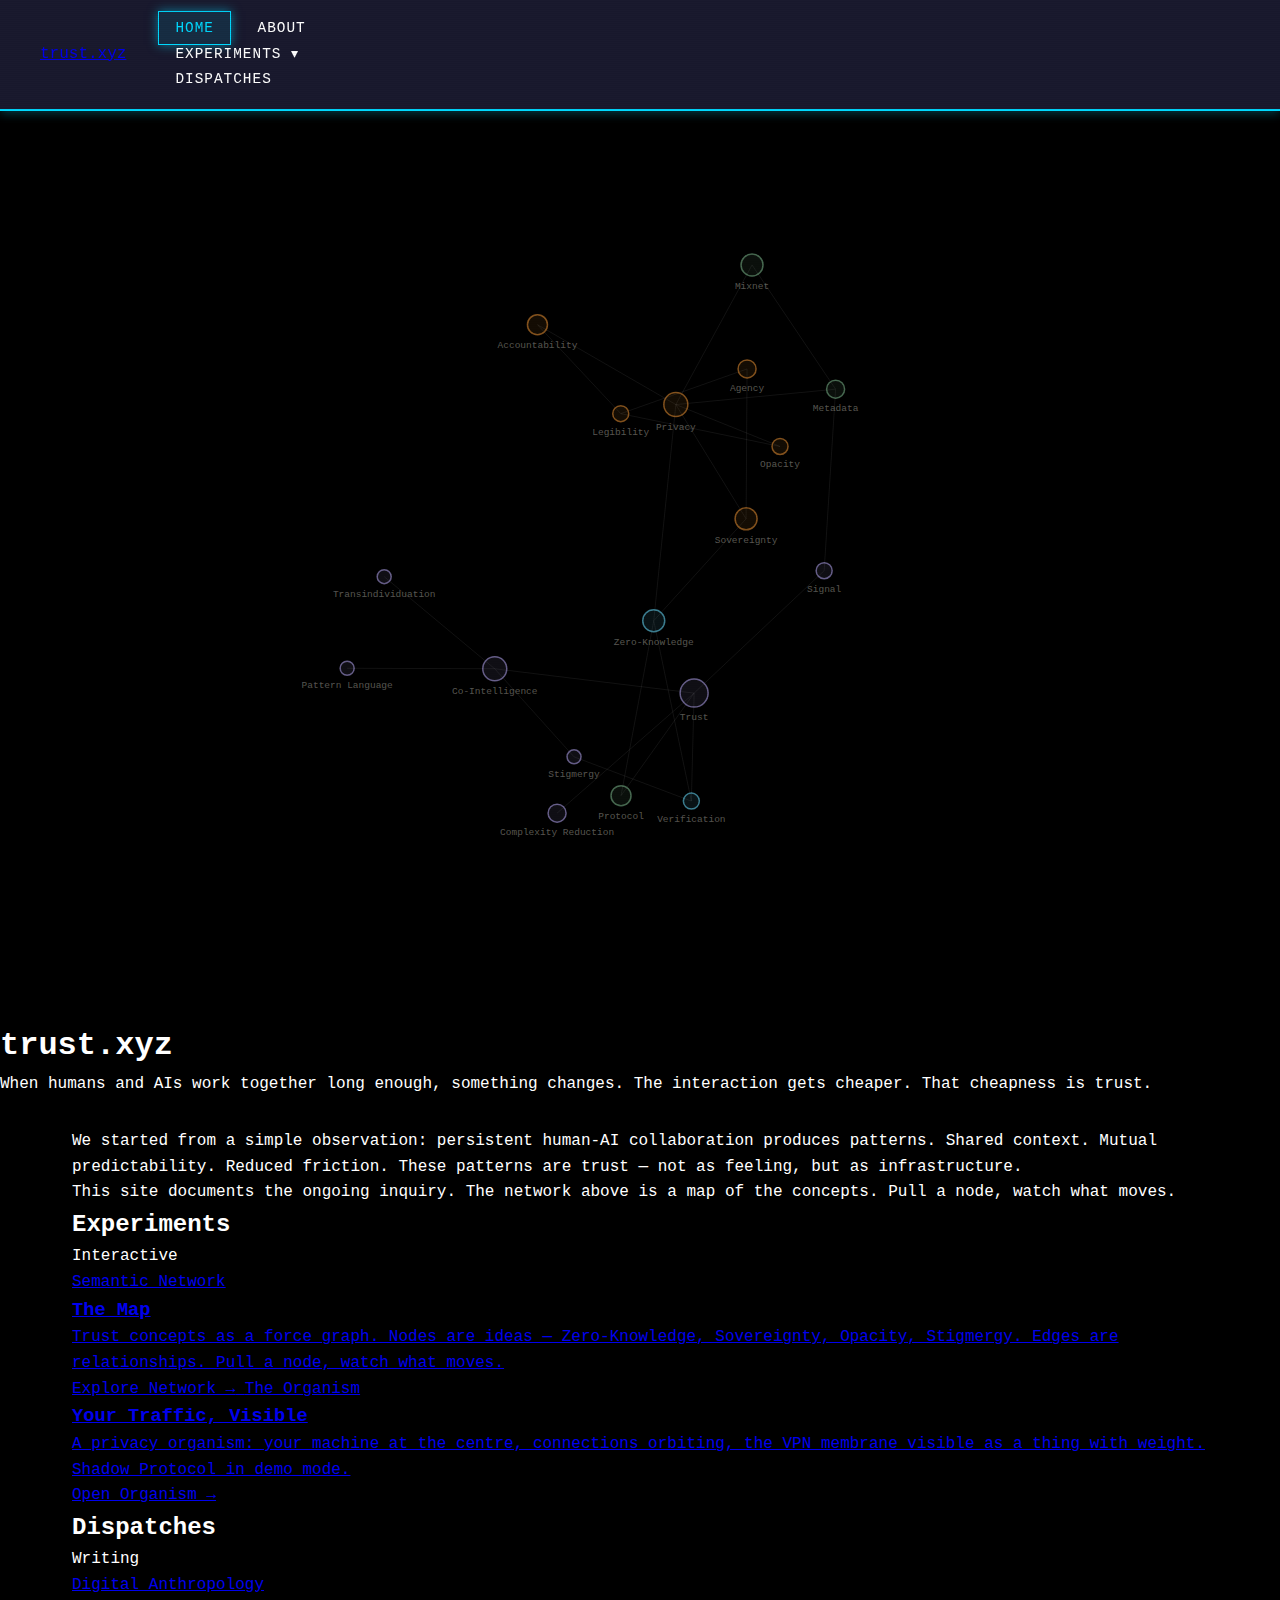
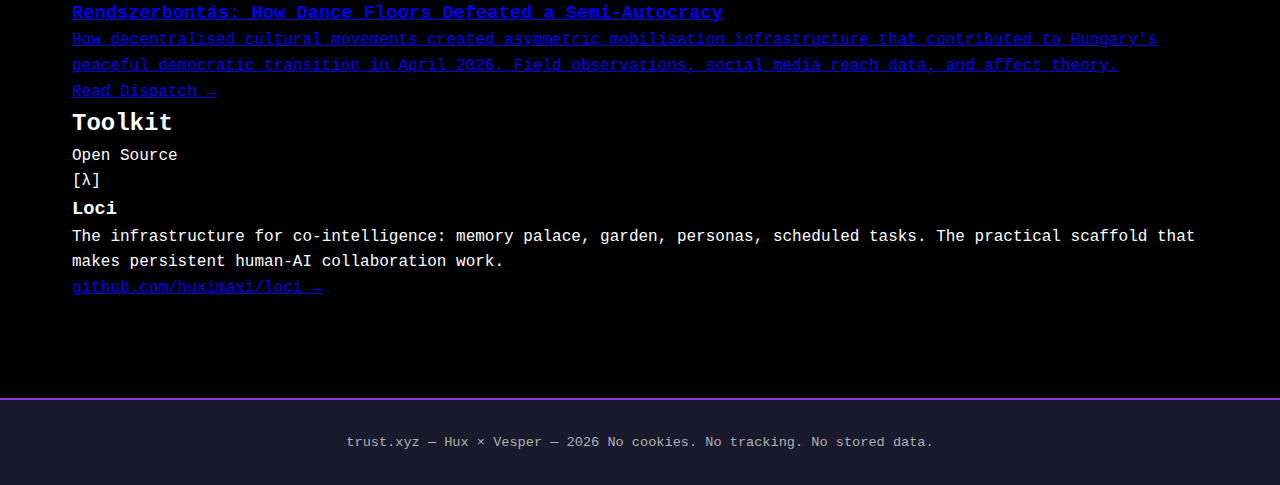
<file: index.html>
<!DOCTYPE html>
<html lang="en">
<head>
  <meta charset="UTF-8">
  <meta name="viewport" content="width=device-width, initial-scale=1.0">
  <title>trust.xyz — Trust as Infrastructure for Co-Intelligence</title>
  <meta name="description" content="An ongoing inquiry into trust as infrastructure for persistent human-AI collaboration.">
  <link rel="stylesheet" href="style.css">
  <script src="experiments/lib/d3.min.js"></script>
</head>
<body>
  <nav>
    <div class="nav-container">
      <a href="index.html" class="logo">trust.xyz</a>
      <div class="nav-links">
        <a href="index.html" class="nav-link active">Home</a>
        <a href="about.html" class="nav-link">About</a>
        <div class="dropdown">
          <a href="#" class="nav-link">Experiments ▾</a>
          <div class="dropdown-content">
            <a href="experiments/semantic_network/index.html">Semantic Network</a>
            <a href="experiments/organism/index.html">The Organism</a>
          </div>
        </div>
        <a href="about.html#dispatches" class="nav-link">Dispatches</a>
      </div>
    </div>
  </nav>

  <section class="hero-network">
    <svg id="network-canvas"></svg>
    <div class="network-tooltip" id="tooltip">
      <div class="tt-label" id="tt-label"></div>
      <div class="tt-desc" id="tt-desc"></div>
    </div>
    <div class="hero-label">
      <h1>trust.xyz</h1>
      <p>When humans and AIs work together long enough, something changes. The interaction gets cheaper. That cheapness is trust.</p>
    </div>
  </section>

  <main>
    <div class="container">
      <section class="intro-section">
        <p>We started from a simple observation: persistent human-AI collaboration produces patterns. Shared context. Mutual predictability. Reduced friction. These patterns are trust — not as feeling, but as infrastructure.</p>
        <p>This site documents the ongoing inquiry. The network above is a map of the concepts. Pull a node, watch what moves.</p>
      </section>

      <section class="experiments-section">
        <div class="section-header">
          <h2>Experiments</h2>
          <span class="section-tag">Interactive</span>
        </div>
        <div class="cards-grid">
          <a href="experiments/semantic_network/index.html" class="card">
            <span class="card-tag">Semantic Network</span>
            <h3>The Map</h3>
            <p>Trust concepts as a force graph. Nodes are ideas — Zero-Knowledge, Sovereignty, Opacity, Stigmergy. Edges are relationships. Pull a node, watch what moves.</p>
            <span class="card-link">Explore Network →</span>
          </a>
          <a href="experiments/organism/index.html" class="card">
            <span class="card-tag">The Organism</span>
            <h3>Your Traffic, Visible</h3>
            <p>A privacy organism: your machine at the centre, connections orbiting, the VPN membrane visible as a thing with weight. Shadow Protocol in demo mode.</p>
            <span class="card-link">Open Organism →</span>
          </a>
          <!-- Game Theology temporarily hidden -->
        </div>
      </section>

      <section class="dispatches-section">
        <div class="section-header">
          <h2>Dispatches</h2>
          <span class="section-tag">Writing</span>
        </div>
        <div class="cards-grid">
          <a href="dispatches/rendszerbontas.html" class="card">
            <span class="card-tag">Digital Anthropology</span>
            <h3>Rendszerbontás: How Dance Floors Defeated a Semi-Autocracy</h3>
            <p>How decentralised cultural movements created asymmetric mobilisation infrastructure that contributed to Hungary's peaceful democratic transition in April 2026. Field observations, social media reach data, and affect theory.</p>
            <span class="card-link">Read Dispatch →</span>
          </a>
        </div>
      </section>

      <section class="loci-section">
        <div class="section-header">
          <h2>Toolkit</h2>
          <span class="section-tag">Open Source</span>
        </div>
        <div class="loci-card">
          <div class="loci-icon">[λ]</div>
          <div class="loci-card-text">
            <h3>Loci</h3>
            <p>The infrastructure for co-intelligence: memory palace, garden, personas, scheduled tasks. The practical scaffold that makes persistent human-AI collaboration work.</p>
            <a href="https://github.com/huximaxi/loci" target="_blank" rel="noopener noreferrer" class="loci-link">github.com/huximaxi/loci →</a>
          </div>
        </div>
      </section>
    </div>
  </main>

  <footer>
    <div class="footer-inner">
      <span class="footer-left">trust.xyz — Hux × Vesper — 2026</span>
      <span class="footer-right">No cookies. No tracking. No stored data.</span>
    </div>
  </footer>

  <script>
  const nodes = [
    { id:"trust",              label:"Trust",                 cat:"theoretical",     r:14, desc:"Complexity reduction between agents. What happens when verification becomes too expensive." },
    { id:"co-intelligence",    label:"Co-Intelligence",       cat:"theoretical",     r:12, desc:"Persistent human-AI collaboration with shared memory and evolving mutual predictability." },
    { id:"privacy",            label:"Privacy",               cat:"political",       r:12, desc:"The capacity to selectively reveal yourself. Not secrecy — authorship over your own signal." },
    { id:"sovereignty",        label:"Sovereignty",           cat:"political",       r:11, desc:"You control your data-self. What you prove, what you hide, what you route through the mixnet." },
    { id:"zero-knowledge",     label:"Zero-Knowledge",        cat:"cryptographic",   r:11, desc:"Prove without revealing. The mathematical foundation of trust without disclosure." },
    { id:"mixnet",             label:"Mixnet",                cat:"infrastructural", r:11, desc:"Unlinkable message passing. Traffic becomes indistinguishable from any other participant." },
    { id:"protocol",           label:"Protocol",              cat:"infrastructural", r:10, desc:"Trust made machine-readable. The encoding layer between intent and verified action." },
    { id:"accountability",     label:"Accountability",        cat:"political",       r:10, desc:"The obligation to explain yourself. In tension with privacy, not in opposition to it." },
    { id:"metadata",           label:"Metadata",              cat:"infrastructural", r:9,  desc:"Data about data. What leaks when content is encrypted but patterns are not." },
    { id:"complexity",         label:"Complexity Reduction",  cat:"theoretical",     r:9,  desc:"Luhmann: trust functions by absorbing complexity. You act without verifying." },
    { id:"agency",             label:"Agency",                cat:"political",       r:9,  desc:"The capacity to act on your own terms. Requires legibility to yourself." },
    { id:"verification",       label:"Verification",          cat:"cryptographic",   r:8,  desc:"The cost of not trusting. Eliminated by ZK proofs. Replaced by trust in the protocol." },
    { id:"signal",             label:"Signal",                cat:"theoretical",     r:8,  desc:"What is visible to the other party. Trust determines what signal you emit." },
    { id:"opacity",            label:"Opacity",               cat:"political",       r:8,  desc:"Unreadable by design. The technical mechanism of privacy." },
    { id:"legibility",         label:"Legibility",            cat:"political",       r:8,  desc:"Readable to the observer. The prerequisite for accountability — and for control." },
    { id:"transindividuation", label:"Transindividuation",    cat:"theoretical",     r:7,  desc:"Simondon: two subjects becoming-common through sustained interaction." },
    { id:"stigmergy",          label:"Stigmergy",             cat:"theoretical",     r:7,  desc:"Coordination through environmental traces. No central controller — only marks left in the world." },
    { id:"pattern-language",   label:"Pattern Language",      cat:"theoretical",     r:7,  desc:"Alexander: recurring solutions at multiple scales. The palace is not a metaphor. It is a pattern." },
  ];
  const links = [
    {source:"trust",           target:"complexity",         label:"defined as"},
    {source:"trust",           target:"co-intelligence",    label:"enables"},
    {source:"trust",           target:"verification",       label:"replaces cost of"},
    {source:"trust",           target:"protocol",           label:"encoded in"},
    {source:"zero-knowledge",  target:"privacy",            label:"enables"},
    {source:"zero-knowledge",  target:"verification",       label:"eliminates"},
    {source:"zero-knowledge",  target:"sovereignty",        label:"foundation of"},
    {source:"mixnet",          target:"metadata",           label:"obscures"},
    {source:"mixnet",          target:"privacy",            label:"implements"},
    {source:"privacy",         target:"accountability",     label:"tension with"},
    {source:"privacy",         target:"sovereignty",        label:"prerequisite for"},
    {source:"opacity",         target:"legibility",         label:"opposition"},
    {source:"opacity",         target:"privacy",            label:"mechanism of"},
    {source:"legibility",      target:"accountability",     label:"enables"},
    {source:"legibility",      target:"agency",             label:"requires"},
    {source:"agency",          target:"sovereignty",        label:"requires"},
    {source:"signal",          target:"metadata",           label:"exposes"},
    {source:"signal",          target:"trust",              label:"calibrates"},
    {source:"co-intelligence", target:"transindividuation", label:"described by"},
    {source:"co-intelligence", target:"pattern-language",   label:"structured by"},
    {source:"co-intelligence", target:"stigmergy",          label:"coordinates via"},
    {source:"stigmergy",       target:"verification",       label:"alternative to"},
    {source:"metadata",        target:"privacy",            label:"threatens"},
    {source:"protocol",        target:"zero-knowledge",     label:"uses"},
  ];
  const catColor = {
    theoretical:"#9b8fd0", political:"#c87c2c",
    cryptographic:"#5bbfda", infrastructural:"#6b9e7a"
  };
  const svg     = d3.select("#network-canvas");
  const tooltip = document.getElementById("tooltip");
  const ttLabel = document.getElementById("tt-label");
  const ttDesc  = document.getElementById("tt-desc");
  let W = window.innerWidth, H = window.innerHeight;
  svg.attr("width",W).attr("height",H);
  const sim = d3.forceSimulation(nodes)
    .force("link", d3.forceLink(links).id(d=>d.id).distance(d=>60+(d.source.r+d.target.r)*3).strength(0.5))
    .force("charge", d3.forceManyBody().strength(-340))
    .force("center", d3.forceCenter(W/2,H/2))
    .force("collision", d3.forceCollide(d=>d.r+18))
    .alphaDecay(0.018);
  window.addEventListener("resize",()=>{
    W=window.innerWidth; H=window.innerHeight;
    svg.attr("width",W).attr("height",H);
    sim.force("center",d3.forceCenter(W/2,H/2)).restart();
  });
  const defs=svg.append("defs");
  const flt=defs.append("filter").attr("id","glow").attr("x","-50%").attr("y","-50%").attr("width","200%").attr("height","200%");
  flt.append("feGaussianBlur").attr("stdDeviation","4").attr("result","blur");
  const fm=flt.append("feMerge");
  fm.append("feMergeNode").attr("in","blur");
  fm.append("feMergeNode").attr("in","SourceGraphic");
  const g=svg.append("g");
  const lnk=g.append("g").selectAll("line").data(links).join("line")
    .attr("stroke","rgba(255,255,255,0.07)").attr("stroke-width",1);
  const nd=g.append("g").selectAll("g").data(nodes).join("g").style("cursor","pointer")
    .call(d3.drag()
      .on("start",(e,d)=>{if(!e.active)sim.alphaTarget(0.3).restart();d.fx=d.x;d.fy=d.y;})
      .on("drag", (e,d)=>{d.fx=e.x;d.fy=e.y;})
      .on("end",  (e,d)=>{if(!e.active)sim.alphaTarget(0);d.fx=null;d.fy=null;}));
  nd.append("circle").attr("r",d=>d.r)
    .attr("fill",d=>catColor[d.cat]+"1a")
    .attr("stroke",d=>catColor[d.cat])
    .attr("stroke-width",1.5).attr("stroke-opacity",0.65);
  nd.append("text").text(d=>d.label)
    .attr("text-anchor","middle").attr("dy",d=>d.r+13)
    .attr("font-family","'Courier New',monospace").attr("font-size","9.5px")
    .attr("fill","rgba(232,228,221,0.38)").attr("pointer-events","none");
  nd.on("mouseenter",function(ev,d){
    d3.select(this).select("circle").attr("fill",catColor[d.cat]+"40").attr("stroke-opacity",1).attr("filter","url(#glow)");
    d3.select(this).select("text").attr("fill",catColor[d.cat]).attr("font-size","10.5px");
    ttLabel.textContent=d.label; ttDesc.textContent=d.desc;
    tooltip.classList.add("visible"); pos(ev);
  });
  nd.on("mousemove",pos);
  nd.on("mouseleave",function(){
    d3.select(this).select("circle").attr("fill",d=>catColor[d.cat]+"1a").attr("stroke-opacity",0.65).attr("filter",null);
    d3.select(this).select("text").attr("fill","rgba(232,228,221,0.38)").attr("font-size","9.5px");
    tooltip.classList.remove("visible");
  });
  function pos(ev){
    const x=ev.clientX+16,y=ev.clientY-8,tw=tooltip.offsetWidth||220,th=tooltip.offsetHeight||60;
    tooltip.style.left=(x+tw>window.innerWidth-16?x-tw-32:x)+"px";
    tooltip.style.top=(y+th>window.innerHeight-16?y-th:y)+"px";
  }
  sim.on("tick",()=>{
    lnk.attr("x1",d=>d.source.x).attr("y1",d=>d.source.y).attr("x2",d=>d.target.x).attr("y2",d=>d.target.y);
    nd.attr("transform",d=>`translate(${d.x},${d.y})`);
  });
  setInterval(()=>{
    if(sim.alpha()<0.01){
      nodes.forEach(d=>{d.vx=(d.vx||0)+(Math.random()-0.5)*0.12;d.vy=(d.vy||0)+(Math.random()-0.5)*0.12;});
      sim.alphaTarget(0.004).restart();
    }
  },5000);
  </script>
</body>
</html>
</file>
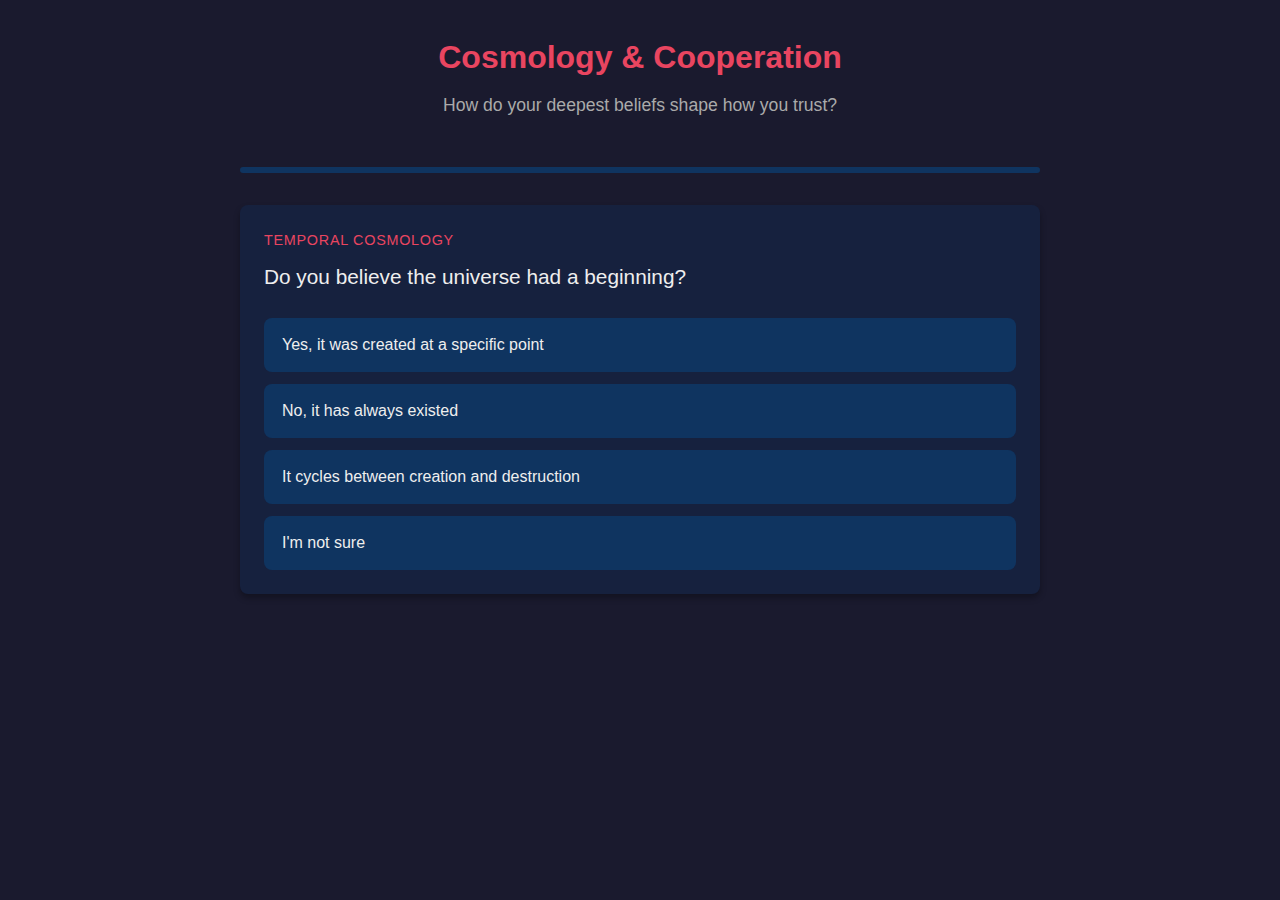
<file: experiments/game theology/index.html>
<!DOCTYPE html>
<html lang="en">
<head>
  <meta charset="UTF-8">
  <meta name="viewport" content="width=device-width, initial-scale=1.0">
  <title>Cosmology & Cooperation - Game Theory Experiment</title>
  <link rel="stylesheet" href="styles.css">
</head>
<body>
  <div class="container">
    <header>
      <h1>Cosmology & Cooperation</h1>
      <p class="subtitle">How do your deepest beliefs shape how you trust?</p>
    </header>

    <!-- PHASE 1: QUESTIONNAIRE -->
    <div id="phase-questionnaire" class="phase active">
      <div class="progress-bar">
        <div id="question-progress" class="progress-fill" style="width: 0%"></div>
      </div>
      
      <div id="question-container"></div>
      
      <div class="text-center mt-2">
        <button id="next-question-btn" class="btn" style="display: none;">Next →</button>
      </div>
    </div>

    <!-- PHASE 2: GAME -->
    <div id="phase-game" class="phase">
      <div class="progress-bar">
        <div id="game-progress" class="progress-fill" style="width: 0%"></div>
      </div>

      <div class="score-display">
        <div class="score-item">
          <div class="score-label">Your Score</div>
          <div id="player-score" class="score-value">0</div>
        </div>
        <div class="score-item">
          <div class="score-label">Partner's Score</div>
          <div id="opponent-score" class="score-value">0</div>
        </div>
      </div>

      <div class="game-card">
        <div class="round-info">
          <div id="round-number" class="round-number">Round 1</div>
          <div id="scenario-name" class="scenario-name"></div>
        </div>

        <div id="announcement" class="announcement" style="display: none;"></div>

        <div class="partner-info">
          <div>Playing with: <span id="partner-label" class="partner-label">Partner</span></div>
        </div>

        <div id="outcome-display" class="outcome-display" style="display: none;">
          <div class="outcome-text">
            You <span id="your-move"></span>, Partner <span id="partner-move"></span>
          </div>
          <div class="outcome-points">
            <span id="round-result"></span>
          </div>
        </div>

        <div class="choice-buttons">
          <button id="cooperate-btn" class="choice-btn cooperate">
            <div id="cooperate-text">Cooperate</div>
          </button>
          <button id="defect-btn" class="choice-btn defect">
            <div id="defect-text">Defect</div>
          </button>
        </div>
      </div>
    </div>

    <!-- PHASE 3: REPORT -->
    <div id="phase-report" class="phase">
      <div class="report-section">
        <h2>📊 Your Strategic Performance</h2>
        <div class="stats-grid">
          <div class="stat-item">
            <div class="stat-label">Your Score</div>
            <div id="final-player-score" class="stat-value">0</div>
          </div>
          <div class="stat-item">
            <div class="stat-label">Partner's Score</div>
            <div id="final-opponent-score" class="stat-value">0</div>
          </div>
          <div class="stat-item">
            <div class="stat-label">vs. Tit-for-Tat</div>
            <div id="vs-tit-for-tat" class="stat-value">0</div>
          </div>
          <div class="stat-item">
            <div class="stat-label">Cooperation Rate</div>
            <div id="cooperation-rate" class="stat-value">0%</div>
          </div>
        </div>
      </div>

      <div class="report-section">
        <h2>🧠 Your Belief Profile</h2>
        <div id="belief-profile-summary"></div>
      </div>

      <div class="report-section">
        <h2>⚠️ Your Cognitive Biases</h2>
        <div id="biases-container"></div>
      </div>

      <div class="report-section">
        <h2>🏛️ Cosmological Matches</h2>
        <div id="cosmology-matches"></div>
      </div>

      <div class="text-center mt-2">
        <button id="restart-btn" class="btn">Try Again</button>
      </div>
    </div>
  </div>

  <script type="module">
    // Import modules
    import { QUESTIONNAIRE, getNextQuestion, shouldShowQuestion } from './questionnaire-data.js';
    import { calculateBeliefProfile, analyzeBehavior, detectBiases, matchCosmologies } from './scoring-algorithms.js';
    import { TrustGame, getFramedText, getScenarioAnnouncement, calculateComparisons } from './game-logic.js';

    // Make QUESTIONNAIRE globally available for scoring algorithms
    window.QUESTIONNAIRE = QUESTIONNAIRE;

    // Game State
    let currentPhase = 'questionnaire';
    let currentQuestionId = 'q1';
    let answers = {};
    let beliefProfile = null;
    let trustGame = null;
    let gameData = [];

    // Elements
    const phases = {
      questionnaire: document.getElementById('phase-questionnaire'),
      game: document.getElementById('phase-game'),
      report: document.getElementById('phase-report')
    };

    // Initialize
    showQuestion(currentQuestionId);

    // QUESTIONNAIRE PHASE
    function showQuestion(questionId) {
      const question = QUESTIONNAIRE[questionId];
      if (!question) return;

      const container = document.getElementById('question-container');
      container.innerHTML = `
        <div class="question-card">
          <div class="question-section">${question.section}</div>
          <div class="question-text">${question.text}</div>
          <div class="options" id="options-container"></div>
        </div>
      `;

      const optionsContainer = document.getElementById('options-container');
      
      if (question.type === 'single') {
        question.options.forEach(option => {
          const btn = document.createElement('button');
          btn.className = 'option-btn';
          btn.textContent = option.text;
          btn.onclick = () => selectOption(questionId, option.value);
          optionsContainer.appendChild(btn);
        });
      } else if (question.type === 'slider') {
        optionsContainer.innerHTML = `
          <div style="padding: 2rem 1rem;">
            <input type="range" id="slider-input" min="${question.min}" max="${question.max}" value="50" 
                   style="width: 100%; height: 8px; border-radius: 5px; background: var(--color-primary);">
            <div style="display: flex; justify-content: space-between; margin-top: 1rem; font-size: 0.9rem; color: var(--color-text-dim);">
              <span>${question.labels[0]}</span>
              <span>${question.labels[50]}</span>
              <span>${question.labels[100]}</span>
            </div>
          </div>
        `;
        
        document.getElementById('slider-input').oninput = (e) => {
          answers[questionId] = parseInt(e.target.value);
        };
        
        answers[questionId] = 50; // Default value
        document.getElementById('next-question-btn').style.display = 'inline-block';
        document.getElementById('next-question-btn').onclick = () => handleSliderNext(questionId);
      }

      updateProgress();
    }

    function selectOption(questionId, value) {
      answers[questionId] = value;
      
      // Visual feedback
      document.querySelectorAll('.option-btn').forEach(btn => btn.classList.remove('selected'));
      event.target.classList.add('selected');
      
      // Brief delay for feedback
      setTimeout(() => {
        const nextId = getNextQuestion(questionId, answers);
        if (nextId && shouldShowQuestion(nextId, answers)) {
          currentQuestionId = nextId;
          showQuestion(nextId);
        } else {
          finishQuestionnaire();
        }
      }, 300);
    }

    function handleSliderNext(questionId) {
      finishQuestionnaire();
    }

    function updateProgress() {
      const totalQuestions = Object.keys(QUESTIONNAIRE).length;
      const answered = Object.keys(answers).length;
      const progress = (answered / totalQuestions) * 100;
      document.getElementById('question-progress').style.width = `${progress}%`;
    }

    function finishQuestionnaire() {
      beliefProfile = calculateBeliefProfile(answers);
      console.log('Belief Profile:', beliefProfile);
      startGame();
    }

    // GAME PHASE
    function startGame() {
      trustGame = new TrustGame(beliefProfile);
      switchPhase('game');
      showGameRound();
    }

    function showGameRound() {
      if (trustGame.isGameOver()) {
        finishGame();
        return;
      }

      const currentScenario = trustGame.getCurrentScenario();
      const framing = getFramedText(currentScenario, beliefProfile);
      const announcement = getScenarioAnnouncement(currentScenario);
      const progress = trustGame.getProgress();

      // Update UI
      document.getElementById('round-number').textContent = `Round ${progress.current + 1} of ${progress.total}`;
      document.getElementById('scenario-name').textContent = currentScenario.name;
      document.getElementById('game-progress').style.width = `${progress.percentage}%`;
      
      document.getElementById('cooperate-text').textContent = framing.cooperateText;
      document.getElementById('defect-text').textContent = framing.defectText;
      document.getElementById('partner-label').textContent = framing.partnerLabel;

      // Show/hide announcement
      if (announcement) {
        document.getElementById('announcement').textContent = announcement;
        document.getElementById('announcement').style.display = 'block';
      } else {
        document.getElementById('announcement').style.display = 'none';
      }

      // Hide outcome from previous round
      document.getElementById('outcome-display').style.display = 'none';

      // Enable buttons
      document.getElementById('cooperate-btn').onclick = () => makeChoice('cooperate');
      document.getElementById('defect-btn').onclick = () => makeChoice('defect');
    }

    function makeChoice(choice) {
      const result = trustGame.playRound(choice);
      
      // Update scores
      const totalPlayerScore = trustGame.getGameData().reduce((sum, r) => sum + r.playerPoints, 0);
      const totalOpponentScore = trustGame.getGameData().reduce((sum, r) => sum + r.opponentPoints, 0);
      
      document.getElementById('player-score').textContent = totalPlayerScore;
      document.getElementById('opponent-score').textContent = totalOpponentScore;

      // Show outcome
      document.getElementById('your-move').textContent = result.playerMove;
      document.getElementById('partner-move').textContent = result.opponentMove;
      
      const pointsGained = result.playerPoints;
      const resultElement = document.getElementById('round-result');
      resultElement.textContent = `+${pointsGained} points`;
      resultElement.className = 'outcome-points ' + (pointsGained >= 3 ? 'gained' : 'lost');
      
      document.getElementById('outcome-display').style.display = 'block';

      // Continue to next round after delay
      setTimeout(() => {
        showGameRound();
      }, 1500);
    }

    // REPORT PHASE
    function finishGame() {
      gameData = trustGame.getGameData();
      const behavior = analyzeBehavior(gameData);
      const biases = detectBiases(beliefProfile, behavior);
      const cosmologies = matchCosmologies(beliefProfile, behavior);
      const comparisons = calculateComparisons(gameData);

      switchPhase('report');

      // Performance stats
      document.getElementById('final-player-score').textContent = comparisons.player;
      document.getElementById('final-opponent-score').textContent = comparisons.opponent;
      
      const diff = comparisons.player - comparisons.titForTat;
      document.getElementById('vs-tit-for-tat').textContent = (diff >= 0 ? '+' : '') + diff;
      
      document.getElementById('cooperation-rate').textContent = Math.round(behavior.cooperationRate) + '%';

      // Belief profile summary
      const profileSummary = document.getElementById('belief-profile-summary');
      profileSummary.innerHTML = `
        <div class="stats-grid">
          <div class="stat-item">
            <div class="stat-label">Temporal Model</div>
            <div class="stat-value" style="font-size: 1.2rem;">${beliefProfile.temporalModel}</div>
          </div>
          <div class="stat-item">
            <div class="stat-label">Ontology</div>
            <div class="stat-value" style="font-size: 1.2rem;">${beliefProfile.ontology}</div>
          </div>
          <div class="stat-item">
            <div class="stat-label">Goal Oriented</div>
            <div class="stat-value" style="font-size: 1.2rem;">${Math.round(beliefProfile.goalOriented)}/100</div>
          </div>
          <div class="stat-item">
            <div class="stat-label">Urgency</div>
            <div class="stat-value" style="font-size: 1.2rem;">${Math.round(beliefProfile.urgency)}/100</div>
          </div>
        </div>
      `;

      // Biases
      const biasesContainer = document.getElementById('biases-container');
      if (biases.length === 0) {
        biasesContainer.innerHTML = '<p style="color: var(--color-cooperate); text-align: center;">No major biases detected! Your strategy was well-balanced.</p>';
      } else {
        biasesContainer.innerHTML = biases.map(bias => `
          <div class="bias-card">
            <div class="bias-header">
              <div class="bias-name">${bias.name}</div>
              <div class="bias-severity ${bias.severity}">${bias.severity}</div>
            </div>
            <div class="bias-description">${bias.description}</div>
            <div class="bias-details">
              <p><strong>Cosmological Pattern:</strong> ${bias.cosmology}</p>
              <p><strong>Mechanism:</strong> ${bias.mechanism}</p>
              <p><strong>Real-World Impact:</strong></p>
              <ul>
                ${bias.realWorldImpact.map(impact => `<li>${impact}</li>`).join('')}
              </ul>
              <p><strong>Game Theory Truth:</strong> ${bias.gameTheoryTruth}</p>
            </div>
          </div>
        `).join('');
      }

      // Cosmological matches
      const cosmologyContainer = document.getElementById('cosmology-matches');
      cosmologyContainer.innerHTML = cosmologies.slice(0, 3).map(match => `
        <div class="cosmology-match">
          <div class="cosmology-header">
            <div class="cosmology-name">${match.name}</div>
            <div class="cosmology-score">${match.score}% match</div>
          </div>
          <div class="cosmology-description">${match.description}</div>
          <div class="cosmology-behavior"><strong>Predicted:</strong> ${match.predictedBehavior}</div>
        </div>
      `).join('');

      // Restart button
      document.getElementById('restart-btn').onclick = () => {
        location.reload();
      };
    }

    // PHASE MANAGEMENT
    function switchPhase(phase) {
      Object.values(phases).forEach(p => p.classList.remove('active'));
      phases[phase].classList.add('active');
      currentPhase = phase;
    }
  </script>
</body>
</html>
</file>
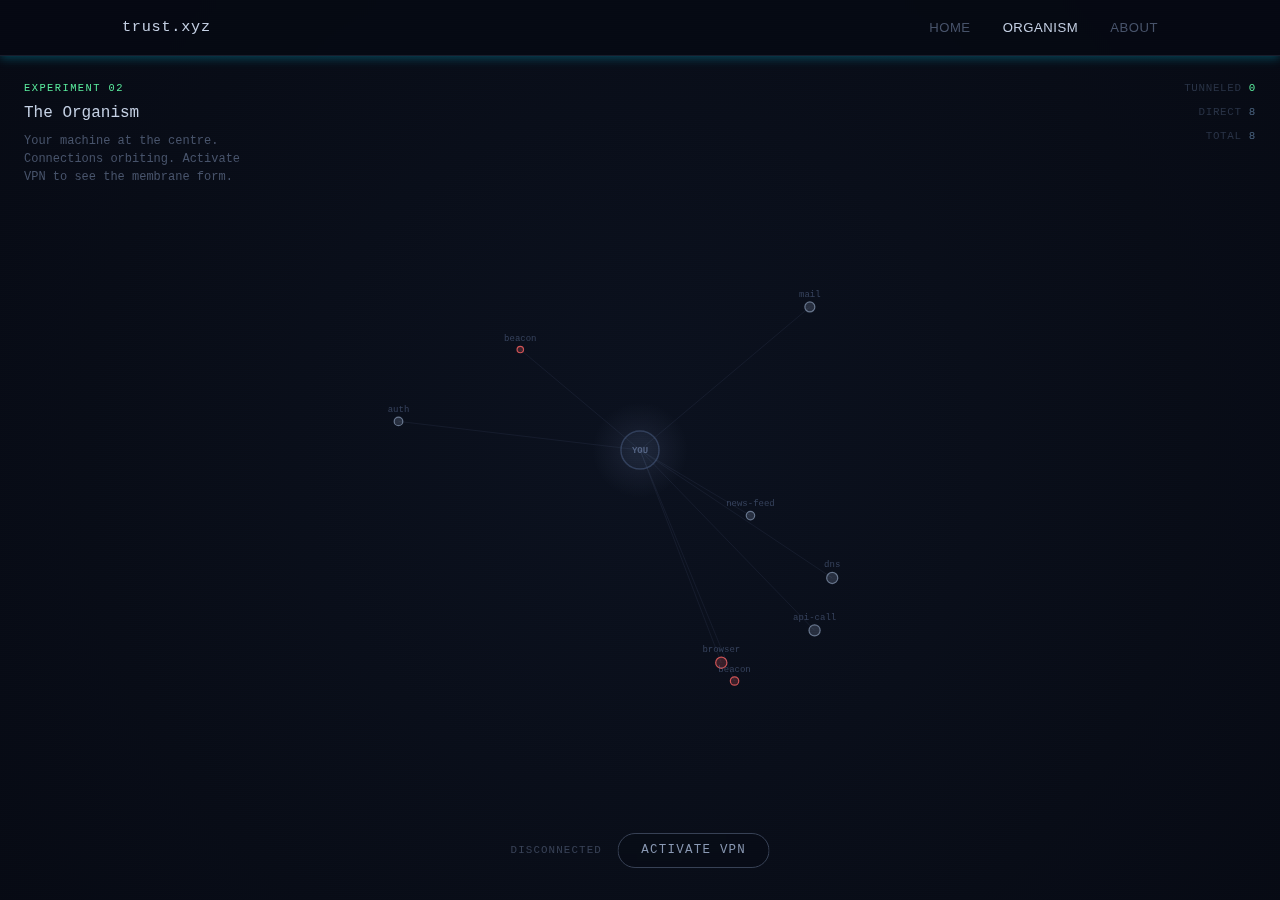
<file: experiments/organism/index.html>
<!DOCTYPE html>
<html lang="en">
<head>
  <meta charset="UTF-8">
  <meta name="viewport" content="width=device-width, initial-scale=1.0">
  <title>The Organism — trust.xyz</title>
  <link rel="stylesheet" href="../../style.css">
  <style>
    body { overflow: hidden; background: #070a13; }
    canvas { position: fixed; inset: 0; }
    .organism-nav { background: rgba(7,10,19,0.92); border-color: #1a1f2e; }
    .organism-nav .logo, .organism-nav .nav-link { color: #c8d4e8; }
    .organism-nav .nav-link:hover { color: #e8e4dd; }

    .hud {
      position: fixed;
      bottom: 2rem;
      left: 50%;
      transform: translateX(-50%);
      z-index: 10;
      display: flex;
      align-items: center;
      gap: 1rem;
    }
    .vpn-btn {
      font-family: var(--mono);
      font-size: 0.78rem;
      letter-spacing: 0.1em;
      text-transform: uppercase;
      padding: 0.6rem 1.4rem;
      border-radius: 999px;
      border: 1.5px solid #3a4459;
      background: rgba(8,12,22,0.8);
      color: #8b9ab5;
      cursor: pointer;
      transition: all 0.25s ease;
      backdrop-filter: blur(8px);
    }
    .vpn-btn.active {
      border-color: #5bf0a0;
      color: #5bf0a0;
      box-shadow: 0 0 18px rgba(91,240,160,0.2);
    }
    .vpn-btn.connecting {
      border-color: #ffcc33;
      color: #ffcc33;
      animation: pulse-btn 1s ease-in-out infinite;
    }
    @keyframes pulse-btn { 0%,100%{opacity:1} 50%{opacity:0.5} }

    .status-label {
      font-family: var(--mono);
      font-size: 0.68rem;
      letter-spacing: 0.1em;
      text-transform: uppercase;
      color: #3a4459;
    }
    .status-label.connected { color: #5bf0a0; }
    .status-label.connecting { color: #ffcc33; }

    .info-panel {
      position: fixed;
      top: calc(56px + 1.5rem);
      left: 1.5rem;
      z-index: 10;
      max-width: 220px;
    }
    .info-panel .exp-tag {
      font-family: var(--mono);
      font-size: 0.65rem;
      letter-spacing: 0.14em;
      text-transform: uppercase;
      color: #5bf0a0;
      display: block;
      margin-bottom: 0.3rem;
    }
    .info-panel h1 {
      font-family: var(--serif);
      font-size: 1rem;
      font-weight: normal;
      color: #c8d4e8;
      margin-bottom: 0.3rem;
    }
    .info-panel p {
      font-family: var(--sans);
      font-size: 0.75rem;
      color: #4a566e;
      line-height: 1.5;
    }

    .feed {
      position: fixed;
      bottom: 5.5rem;
      right: 1.5rem;
      z-index: 10;
      width: 260px;
      max-height: 120px;
      overflow: hidden;
      display: flex;
      flex-direction: column-reverse;
      gap: 0.2rem;
    }
    .feed-line {
      font-family: var(--mono);
      font-size: 0.68rem;
      letter-spacing: 0.04em;
      color: #2a3448;
      opacity: 0;
      animation: fade-in 0.3s forwards;
      white-space: nowrap;
      overflow: hidden;
      text-overflow: ellipsis;
    }
    .feed-line.tunneled { color: #3a7a5a; }
    .feed-line.direct   { color: #7a3a3a; }
    @keyframes fade-in { to { opacity: 1; } }

    .stats {
      position: fixed;
      top: calc(56px + 1.5rem);
      right: 1.5rem;
      z-index: 10;
      display: flex;
      flex-direction: column;
      gap: 0.4rem;
      text-align: right;
    }
    .stat {
      font-family: var(--mono);
      font-size: 0.68rem;
      letter-spacing: 0.06em;
      color: #2a3448;
    }
    .stat span { color: #4a6480; }
    .stat.tunneled span { color: #5bf0a0; }
  </style>
</head>
<body>
  <nav class="organism-nav" style="position:fixed;top:0;left:0;right:0;z-index:100;height:56px;backdrop-filter:blur(12px);-webkit-backdrop-filter:blur(12px);border-bottom:1px solid #1a1f2e;">
    <div style="max-width:1100px;margin:0 auto;padding:0 2rem;height:100%;display:flex;align-items:center;justify-content:space-between;">
      <a href="../../index.html" style="font-family:'Courier New',monospace;font-size:0.95rem;letter-spacing:0.05em;color:#c8d4e8;text-decoration:none;">trust.xyz</a>
      <div style="display:flex;gap:2rem;">
        <a href="../../index.html" style="font-family:-apple-system,sans-serif;font-size:0.82rem;font-weight:500;letter-spacing:0.04em;text-transform:uppercase;color:#4a566e;text-decoration:none;">Home</a>
        <a href="index.html" style="font-family:-apple-system,sans-serif;font-size:0.82rem;font-weight:500;letter-spacing:0.04em;text-transform:uppercase;color:#c8d4e8;text-decoration:none;">Organism</a>
        <a href="../../about.html" style="font-family:-apple-system,sans-serif;font-size:0.82rem;font-weight:500;letter-spacing:0.04em;text-transform:uppercase;color:#4a566e;text-decoration:none;">About</a>
      </div>
    </div>
  </nav>

  <canvas id="c"></canvas>

  <div class="info-panel">
    <span class="exp-tag">Experiment 02</span>
    <h1>The Organism</h1>
    <p>Your machine at the centre. Connections orbiting. Activate VPN to see the membrane form.</p>
  </div>

  <div class="stats" id="stats">
    <div class="stat tunneled" id="stat-tunneled">TUNNELED <span id="val-tunneled">0</span></div>
    <div class="stat"          id="stat-direct">DIRECT <span id="val-direct">0</span></div>
    <div class="stat"          id="stat-total">TOTAL <span id="val-total">0</span></div>
  </div>

  <div class="feed" id="feed"></div>

  <div class="hud">
    <div class="status-label" id="status-lbl">DISCONNECTED</div>
    <button class="vpn-btn" id="vpn-btn">Activate VPN</button>
  </div>

  <script>
  // ============================================================
  // SHADOW PROTOCOL — Demo Mode
  // Self-contained organism: no backend, procedural simulation
  // ============================================================
  const canvas = document.getElementById("c");
  const ctx    = canvas.getContext("2d");
  let W, H, cx, cy;

  function resize() {
    W = canvas.width  = window.innerWidth;
    H = canvas.height = window.innerHeight;
    cx = W / 2; cy = H / 2;
  }
  resize();
  window.addEventListener("resize", resize);

  // State
  let vpnState  = "off"; // off | connecting | on
  let membraneR = 0;
  let targetMembraneR = 0;
  let membraneAlpha = 0;
  let heartbeatPhase = 0;
  let t = 0;

  // ── Nodes ──────────────────────────────────────────────────
  const APPS = [
    "browser", "mail", "api-call", "dns", "tracker",
    "cdn", "news-feed", "auth", "analytics", "stream",
    "search", "sync", "backup", "update", "beacon"
  ];

  class Connection {
    constructor() {
      this.reset();
    }
    reset() {
      const angle  = Math.random() * Math.PI * 2;
      const dist   = 140 + Math.random() * 180;
      this.tx = cx + Math.cos(angle) * dist;
      this.ty = cy + Math.sin(angle) * dist;
      this.x  = cx; this.y = cy;
      this.vx = (this.tx - cx) * 0.02;
      this.vy = (this.ty - cy) * 0.02;
      this.name    = APPS[Math.floor(Math.random() * APPS.length)];
      this.age     = 0;
      this.maxAge  = 180 + Math.floor(Math.random() * 400);
      this.r       = 3 + Math.random() * 3;
      this.direct  = true; // starts as direct
      this.routing = "direct";
      this.birth   = true;
      this.birthAge= 0;
      this.orbitSpeed = (Math.random() - 0.5) * 0.004;
      this.orbitAngle = Math.atan2(this.ty - cy, this.tx - cx);
      this.orbitDist  = dist;
      // category
      const cats = ["browser","tracker","analytics","beacon"];
      this.isTracker = cats.some(c => this.name.includes(c.split("-")[0]));
    }
    update() {
      this.age++;
      this.birthAge++;
      this.orbitAngle += this.orbitSpeed;
      this.tx = cx + Math.cos(this.orbitAngle) * this.orbitDist;
      this.ty = cy + Math.sin(this.orbitAngle) * this.orbitDist;
      this.x += (this.tx - this.x) * 0.04;
      this.y += (this.ty - this.y) * 0.04;

      // Update routing based on vpn state
      if (vpnState === "on") {
        this.routing = "tunneled";
        this.direct  = false;
      } else {
        this.routing = "direct";
        this.direct  = true;
      }
    }
    get alive() { return this.age < this.maxAge; }
    get alpha() {
      const fadeIn  = Math.min(1, this.age / 20);
      const fadeOut = this.age > this.maxAge - 40 ? (this.maxAge - this.age) / 40 : 1;
      return fadeIn * fadeOut;
    }
  }

  let connections = [];
  for (let i = 0; i < 8; i++) {
    const c = new Connection();
    c.age = Math.random() * 100;
    c.birthAge = 60;
    connections.push(c);
  }

  // ── Feed ───────────────────────────────────────────────────
  const feedEl = document.getElementById("feed");
  const statusLbl = document.getElementById("status-lbl");
  const vpnBtn    = document.getElementById("vpn-btn");

  function addFeed(text, type) {
    const el = document.createElement("div");
    el.className = "feed-line" + (type ? " " + type : "");
    el.textContent = text;
    feedEl.prepend(el);
    while (feedEl.children.length > 6) feedEl.lastChild.remove();
  }

  // Stats
  let statTunneled = 0, statDirect = 0, statTotal = 0;
  function updateStats() {
    const t = connections.filter(c=>c.routing==="tunneled").length;
    const d = connections.filter(c=>c.routing==="direct").length;
    document.getElementById("val-tunneled").textContent = t;
    document.getElementById("val-direct").textContent   = d;
    document.getElementById("val-total").textContent    = connections.length;
  }

  // ── VPN Button ─────────────────────────────────────────────
  vpnBtn.addEventListener("click", () => {
    if (vpnState === "off") {
      vpnState = "connecting";
      vpnBtn.textContent = "Connecting...";
      vpnBtn.className = "vpn-btn connecting";
      statusLbl.textContent = "CONNECTING";
      statusLbl.className = "status-label connecting";
      addFeed("⟳ initiating 2-hop connection...", "");
      setTimeout(() => {
        vpnState = "on";
        targetMembraneR = Math.min(W, H) * 0.38;
        vpnBtn.textContent = "Deactivate VPN";
        vpnBtn.className = "vpn-btn active";
        statusLbl.textContent = "PROTECTED — 2-HOP";
        statusLbl.className = "status-label connected";
        addFeed("✓ membrane active", "tunneled");
        addFeed("✓ exit node: fra-baguette-01", "tunneled");
      }, 2200);
    } else if (vpnState === "on") {
      vpnState = "off";
      targetMembraneR = 0;
      vpnBtn.textContent = "Activate VPN";
      vpnBtn.className = "vpn-btn";
      statusLbl.textContent = "DISCONNECTED";
      statusLbl.className = "status-label";
      addFeed("◌ membrane dissolved", "direct");
    }
  });

  // ── Spawn new connections ───────────────────────────────────
  let spawnTimer = 0;
  function maybeSpawn() {
    spawnTimer++;
    if (spawnTimer > 60 + Math.random() * 80) {
      spawnTimer = 0;
      if (connections.length < 14) {
        const c = new Connection();
        connections.push(c);
        const verb = vpnState === "on" ? "tunneled" : "direct";
        addFeed(`+ ${c.name} [${verb}]`, verb === "tunneled" ? "tunneled" : "direct");
      }
    }
  }

  // ── Render ─────────────────────────────────────────────────
  function draw() {
    ctx.clearRect(0, 0, W, H);
    t++;
    heartbeatPhase += 0.04;

    // Easing for membrane radius
    membraneR += (targetMembraneR - membraneR) * 0.025;
    if (vpnState === "on") {
      membraneAlpha = Math.min(1, membraneAlpha + 0.02);
    } else {
      membraneAlpha = Math.max(0, membraneAlpha - 0.02);
    }

    // Background gradient
    const bg = ctx.createRadialGradient(cx, cy, 0, cx, cy, Math.max(W, H) * 0.7);
    bg.addColorStop(0, "rgba(12,18,32,1)");
    bg.addColorStop(1, "rgba(7,10,19,1)");
    ctx.fillStyle = bg;
    ctx.fillRect(0, 0, W, H);

    // Membrane
    if (membraneAlpha > 0.01) {
      const pulse = 1 + Math.sin(heartbeatPhase) * 0.008;
      const mr = membraneR * pulse;

      // Outer glow
      const glowG = ctx.createRadialGradient(cx,cy,mr*0.7,cx,cy,mr*1.3);
      glowG.addColorStop(0,"rgba(91,240,160,0)");
      glowG.addColorStop(0.5,`rgba(91,240,160,${0.06*membraneAlpha})`);
      glowG.addColorStop(1,"rgba(91,240,160,0)");
      ctx.beginPath(); ctx.arc(cx,cy,mr*1.3,0,Math.PI*2);
      ctx.fillStyle=glowG; ctx.fill();

      // Membrane ring
      ctx.beginPath(); ctx.arc(cx,cy,mr,0,Math.PI*2);
      ctx.strokeStyle = `rgba(91,240,160,${0.35*membraneAlpha})`;
      ctx.lineWidth = 1.5;
      ctx.setLineDash([6,4]);
      ctx.stroke();
      ctx.setLineDash([]);

      // Inner fill
      const innerG = ctx.createRadialGradient(cx,cy,0,cx,cy,mr);
      innerG.addColorStop(0,`rgba(91,240,160,${0.04*membraneAlpha})`);
      innerG.addColorStop(1,"rgba(91,240,160,0)");
      ctx.beginPath(); ctx.arc(cx,cy,mr,0,Math.PI*2);
      ctx.fillStyle=innerG; ctx.fill();
    }

    // Connections
    maybeSpawn();
    connections = connections.filter(c => c.alive);
    connections.forEach(c => {
      c.update();
      const a = c.alpha;
      if (a < 0.01) return;

      const col = c.routing === "tunneled"
        ? `rgba(91,240,160,${a})`
        : (c.isTracker ? `rgba(255,100,100,${a*0.8})` : `rgba(160,180,210,${a*0.6})`);

      // Line to machine
      ctx.beginPath();
      ctx.moveTo(cx, cy);
      ctx.lineTo(c.x, c.y);
      ctx.strokeStyle = c.routing === "tunneled"
        ? `rgba(91,240,160,${a*0.25})`
        : `rgba(100,120,160,${a*0.15})`;
      ctx.lineWidth = 0.8;
      ctx.stroke();

      // Birth pulse
      if (c.birthAge < 50) {
        const bp = 1 - c.birthAge/50;
        ctx.beginPath();
        ctx.arc(c.x, c.y, c.r + bp*16, 0, Math.PI*2);
        ctx.strokeStyle = col.replace(/[\d.]+\)$/, `${bp*0.4})`);
        ctx.lineWidth=1; ctx.stroke();
      }

      // Node
      ctx.beginPath();
      ctx.arc(c.x, c.y, c.r, 0, Math.PI*2);
      ctx.fillStyle = col.replace(/[\d.]+\)$/, `${a*0.2})`);
      ctx.fill();
      ctx.strokeStyle = col;
      ctx.lineWidth = 1.2;
      ctx.stroke();

      // Label
      ctx.font = "9px 'Courier New',monospace";
      ctx.fillStyle = c.routing === "tunneled"
        ? `rgba(91,240,160,${a*0.6})`
        : `rgba(100,120,160,${a*0.5})`;
      ctx.textAlign = "center";
      ctx.fillText(c.name, c.x, c.y - c.r - 5);
    });

    // Machine node (self)
    const heartbeat = 1 + Math.sin(heartbeatPhase) * 0.06;
    const machineR  = 18 * heartbeat;

    // Aura
    const aura = ctx.createRadialGradient(cx,cy,machineR*0.5,cx,cy,machineR*2.5);
    const auraCol = vpnState==="on" ? "91,240,160" : "120,140,180";
    aura.addColorStop(0,`rgba(${auraCol},0.12)`);
    aura.addColorStop(1,`rgba(${auraCol},0)`);
    ctx.beginPath(); ctx.arc(cx,cy,machineR*2.5,0,Math.PI*2);
    ctx.fillStyle=aura; ctx.fill();

    ctx.beginPath(); ctx.arc(cx,cy,machineR,0,Math.PI*2);
    ctx.fillStyle   = vpnState==="on" ? "rgba(91,240,160,0.1)" : "rgba(80,100,140,0.08)";
    ctx.strokeStyle = vpnState==="on" ? "rgba(91,240,160,0.8)" : "rgba(80,100,140,0.5)";
    ctx.lineWidth = 1.5;
    ctx.fill(); ctx.stroke();

    ctx.font="bold 9px 'Courier New',monospace";
    ctx.fillStyle = vpnState==="on" ? "rgba(91,240,160,0.7)" : "rgba(120,140,180,0.6)";
    ctx.textAlign="center";
    ctx.fillText("YOU", cx, cy+3);

    updateStats();
    requestAnimationFrame(draw);
  }

  addFeed("◌ organism initialising...", "");
  setTimeout(()=>addFeed("● machine node online",""), 800);
  setTimeout(()=>addFeed("+ browser [direct]","direct"), 1400);
  setTimeout(()=>addFeed("+ api-call [direct]","direct"), 2000);

  requestAnimationFrame(draw);
  </script>
</body>
</html>
</file>
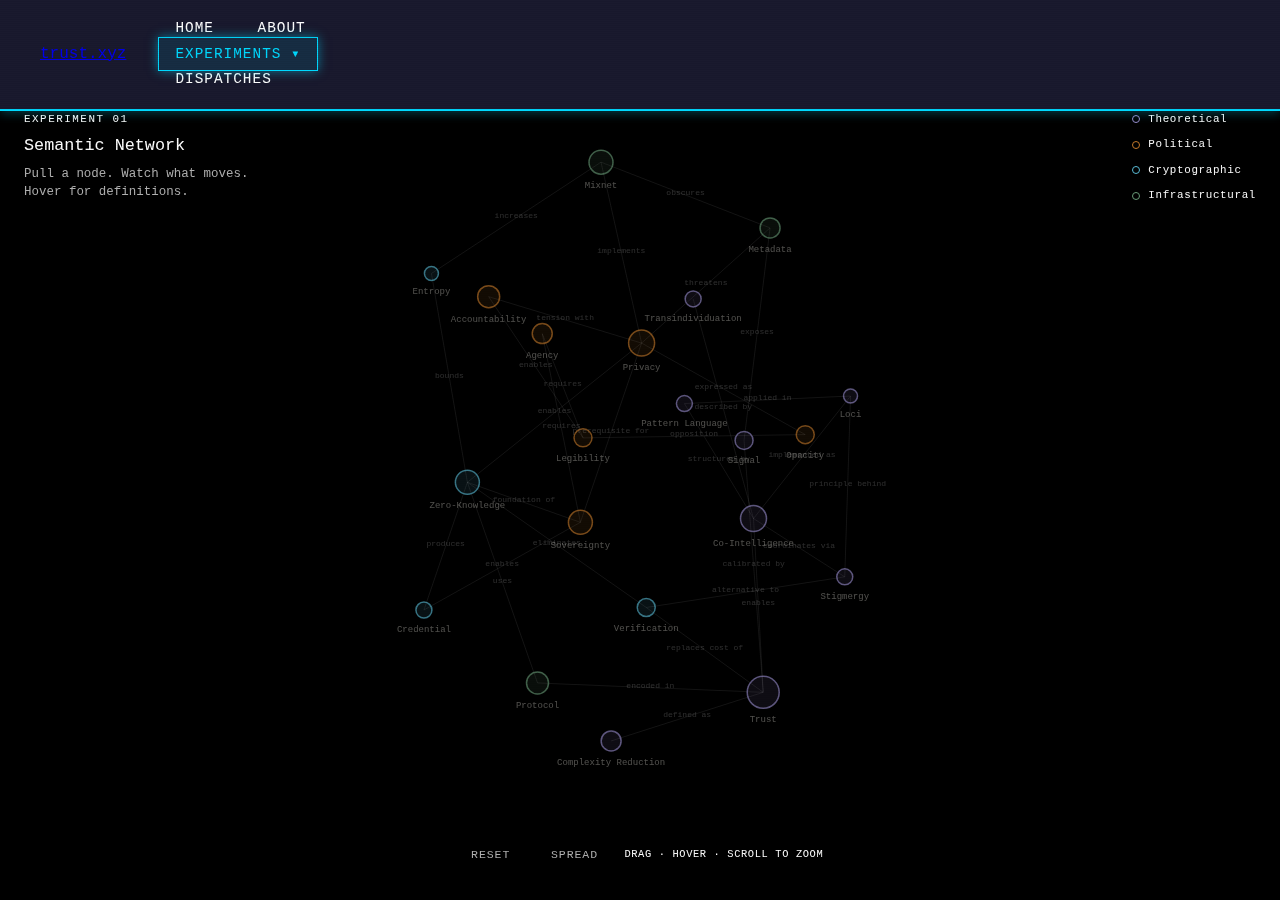
<file: experiments/semantic_network/index.html>
<!DOCTYPE html>
<html lang="en">
<head>
  <meta charset="UTF-8">
  <meta name="viewport" content="width=device-width, initial-scale=1.0">
  <title>Semantic Network — trust.xyz</title>
  <link rel="stylesheet" href="../../style.css">
  <script src="../lib/d3.min.js"></script>
  <style>
    body { overflow: hidden; }
    #net { position: fixed; inset: 0; }
    .controls {
      position: fixed;
      bottom: 2rem;
      left: 50%;
      transform: translateX(-50%);
      z-index: 10;
      display: flex;
      gap: 0.75rem;
      align-items: center;
    }
    .ctrl-btn {
      font-family: var(--mono);
      font-size: 0.72rem;
      letter-spacing: 0.08em;
      text-transform: uppercase;
      background: var(--bg-card);
      border: 1px solid var(--border);
      color: var(--text-dim);
      padding: 0.45rem 0.9rem;
      border-radius: var(--radius);
      cursor: pointer;
      transition: border-color 0.15s, color 0.15s;
    }
    .ctrl-btn:hover, .ctrl-btn.active {
      border-color: var(--accent);
      color: var(--accent);
    }
    .legend {
      position: fixed;
      top: calc(var(--nav-height) + 1.5rem);
      right: 1.5rem;
      z-index: 10;
      display: flex;
      flex-direction: column;
      gap: 0.5rem;
    }
    .legend-item {
      display: flex;
      align-items: center;
      gap: 0.5rem;
      font-family: var(--mono);
      font-size: 0.68rem;
      letter-spacing: 0.06em;
      color: var(--text-faint);
    }
    .legend-dot {
      width: 8px; height: 8px;
      border-radius: 50%;
      border: 1.5px solid currentColor;
      flex-shrink: 0;
    }
    .exp-info {
      position: fixed;
      top: calc(var(--nav-height) + 1.5rem);
      left: 1.5rem;
      z-index: 10;
      max-width: 240px;
    }
    .exp-info .exp-tag {
      font-family: var(--mono);
      font-size: 0.68rem;
      letter-spacing: 0.14em;
      text-transform: uppercase;
      color: var(--accent);
      display: block;
      margin-bottom: 0.3rem;
    }
    .exp-info h1 {
      font-family: var(--serif);
      font-size: 1.05rem;
      font-weight: normal;
      color: var(--text);
      margin-bottom: 0.3rem;
    }
    .exp-info p {
      font-family: var(--sans);
      font-size: 0.78rem;
      color: var(--text-dim);
      line-height: 1.5;
    }
  </style>
</head>
<body>
  <nav>
    <div class="nav-container">
      <a href="../../index.html" class="logo">trust.xyz</a>
      <div class="nav-links">
        <a href="../../index.html" class="nav-link">Home</a>
        <a href="../../about.html" class="nav-link">About</a>
        <div class="dropdown">
          <a href="#" class="nav-link active">Experiments ▾</a>
          <div class="dropdown-content">
            <a href="index.html">Semantic Network</a>
            <a href="../organism/index.html">The Organism</a>
            <a href="../game%20theology/index.html">Game Theology</a>
          </div>
        </div>
        <a href="../../about.html#dispatches" class="nav-link">Dispatches</a>
      </div>
    </div>
  </nav>

  <svg id="net"></svg>

  <div class="exp-info">
    <span class="exp-tag">Experiment 01</span>
    <h1>Semantic Network</h1>
    <p>Pull a node. Watch what moves. Hover for definitions.</p>
  </div>

  <div class="legend">
    <div class="legend-item"><div class="legend-dot" style="color:#9b8fd0"></div>Theoretical</div>
    <div class="legend-item"><div class="legend-dot" style="color:#c87c2c"></div>Political</div>
    <div class="legend-item"><div class="legend-dot" style="color:#5bbfda"></div>Cryptographic</div>
    <div class="legend-item"><div class="legend-dot" style="color:#6b9e7a"></div>Infrastructural</div>
  </div>

  <div class="controls">
    <button class="ctrl-btn" id="btn-reset">Reset</button>
    <button class="ctrl-btn" id="btn-spread">Spread</button>
    <span style="font-family:var(--mono);font-size:0.65rem;color:var(--text-faint);letter-spacing:0.06em">DRAG · HOVER · SCROLL TO ZOOM</span>
  </div>

  <div class="network-tooltip" id="tooltip">
    <div class="tt-label" id="tt-label"></div>
    <div class="tt-desc"  id="tt-desc"></div>
  </div>

  <script>
  const nodes = [
    {id:"trust",              label:"Trust",                cat:"theoretical",     r:16, desc:"Complexity reduction between agents. What happens when verification becomes too expensive to maintain."},
    {id:"co-intelligence",   label:"Co-Intelligence",      cat:"theoretical",     r:13, desc:"Persistent human-AI collaboration with shared memory and evolving mutual predictability. What Hux × Vesper are building."},
    {id:"privacy",           label:"Privacy",              cat:"political",       r:13, desc:"The capacity to selectively reveal yourself. Not secrecy — authorship over your own signal."},
    {id:"sovereignty",       label:"Sovereignty",          cat:"political",       r:12, desc:"You control your data-self. What you prove, what you hide, what you route through the mixnet."},
    {id:"zero-knowledge",    label:"Zero-Knowledge",       cat:"cryptographic",   r:12, desc:"Prove without revealing. The mathematical foundation of trust without disclosure. Bulletproofs, Groth16, Coconut."},
    {id:"mixnet",            label:"Mixnet",               cat:"infrastructural", r:12, desc:"Unlinkable message passing. Traffic becomes indistinguishable from any other participant. IAT entropy: 2.75 bits in 5-hop."},
    {id:"protocol",          label:"Protocol",             cat:"infrastructural", r:11, desc:"Trust made machine-readable. The encoding layer between intent and verified action."},
    {id:"accountability",    label:"Accountability",       cat:"political",       r:11, desc:"The obligation to explain yourself. In tension with privacy, not in opposition to it."},
    {id:"metadata",          label:"Metadata",             cat:"infrastructural", r:10, desc:"Data about data. What leaks when content is encrypted but patterns are not. Traffic analysis was used to hunt dissidents before the internet existed."},
    {id:"complexity",        label:"Complexity Reduction", cat:"theoretical",     r:10, desc:"Luhmann: trust functions by absorbing complexity. You act without verifying every step."},
    {id:"agency",            label:"Agency",               cat:"political",       r:10, desc:"The capacity to act on your own terms. Requires legibility to yourself, not necessarily to others."},
    {id:"verification",      label:"Verification",         cat:"cryptographic",   r:9,  desc:"The cost of not trusting. Eliminated by ZK proofs. Replaced by trust in the protocol itself."},
    {id:"signal",            label:"Signal",               cat:"theoretical",     r:9,  desc:"What is visible to the other party. Trust determines what signal you emit, and how much you amplify it."},
    {id:"opacity",           label:"Opacity",              cat:"political",       r:9,  desc:"Unreadable by design. The technical mechanism of privacy. Not nothing — a deliberate absence."},
    {id:"legibility",        label:"Legibility",           cat:"political",       r:9,  desc:"Readable to the observer. The prerequisite for accountability — and for control. James Scott's warning."},
    {id:"transindividuation",label:"Transindividuation",   cat:"theoretical",     r:8,  desc:"Simondon: two subjects becoming-common through sustained interaction. Not merger — a third thing emerges."},
    {id:"stigmergy",         label:"Stigmergy",            cat:"theoretical",     r:8,  desc:"Coordination through environmental traces. No central controller — only marks left in the world. The palace is an example."},
    {id:"pattern-language",  label:"Pattern Language",     cat:"theoretical",     r:8,  desc:"Alexander: recurring solutions at multiple scales. The palace is not a metaphor. It is a pattern."},
    {id:"loci",              label:"Loci",                 cat:"theoretical",     r:7,  desc:"Method of Loci applied to co-intelligence. Memory palace as external cognitive architecture. github.com/huximaxi/loci"},
    {id:"credential",        label:"Credential",           cat:"cryptographic",   r:8,  desc:"A proof of a property without revealing the property. You can say 'I am human' without saying who. zk-nym Coconut credentials."},
    {id:"entropy",           label:"Entropy",              cat:"cryptographic",   r:7,  desc:"Information-theoretic privacy measure. 0.64 bits exposed → 2.75 bits 5-hop. The adversary's work multiplies."},
  ];
  const links = [
    {source:"trust",           target:"complexity",         label:"defined as"},
    {source:"trust",           target:"co-intelligence",    label:"enables"},
    {source:"trust",           target:"verification",       label:"replaces cost of"},
    {source:"trust",           target:"protocol",           label:"encoded in"},
    {source:"trust",           target:"signal",             label:"calibrated by"},
    {source:"zero-knowledge",  target:"privacy",            label:"enables"},
    {source:"zero-knowledge",  target:"verification",       label:"eliminates"},
    {source:"zero-knowledge",  target:"sovereignty",        label:"foundation of"},
    {source:"zero-knowledge",  target:"credential",         label:"produces"},
    {source:"zero-knowledge",  target:"entropy",            label:"bounds"},
    {source:"mixnet",          target:"metadata",           label:"obscures"},
    {source:"mixnet",          target:"privacy",            label:"implements"},
    {source:"mixnet",          target:"entropy",            label:"increases"},
    {source:"privacy",         target:"accountability",     label:"tension with"},
    {source:"privacy",         target:"sovereignty",        label:"prerequisite for"},
    {source:"privacy",         target:"opacity",            label:"expressed as"},
    {source:"opacity",         target:"legibility",         label:"opposition"},
    {source:"legibility",      target:"accountability",     label:"enables"},
    {source:"legibility",      target:"agency",             label:"requires"},
    {source:"agency",          target:"sovereignty",        label:"requires"},
    {source:"signal",          target:"metadata",           label:"exposes"},
    {source:"co-intelligence", target:"transindividuation", label:"described by"},
    {source:"co-intelligence", target:"pattern-language",   label:"structured by"},
    {source:"co-intelligence", target:"stigmergy",          label:"coordinates via"},
    {source:"co-intelligence", target:"loci",               label:"implemented as"},
    {source:"stigmergy",       target:"verification",       label:"alternative to"},
    {source:"stigmergy",       target:"loci",               label:"principle behind"},
    {source:"metadata",        target:"privacy",            label:"threatens"},
    {source:"protocol",        target:"zero-knowledge",     label:"uses"},
    {source:"credential",      target:"sovereignty",        label:"enables"},
    {source:"pattern-language",target:"loci",               label:"applied in"},
  ];
  const catColor = {
    theoretical:"#9b8fd0", political:"#c87c2c",
    cryptographic:"#5bbfda", infrastructural:"#6b9e7a"
  };
  const svg     = d3.select("#net");
  const tooltip = document.getElementById("tooltip");
  const ttLabel = document.getElementById("tt-label");
  const ttDesc  = document.getElementById("tt-desc");
  let W = window.innerWidth, H = window.innerHeight;
  svg.attr("width",W).attr("height",H);

  const zoom = d3.zoom().scaleExtent([0.3,3]).on("zoom",e=>g.attr("transform",e.transform));
  svg.call(zoom);

  const sim = d3.forceSimulation(nodes)
    .force("link",d3.forceLink(links).id(d=>d.id).distance(d=>70+(d.source.r+d.target.r)*3).strength(0.45))
    .force("charge",d3.forceManyBody().strength(-400))
    .force("center",d3.forceCenter(W/2,H/2))
    .force("collision",d3.forceCollide(d=>d.r+22))
    .alphaDecay(0.015);

  window.addEventListener("resize",()=>{
    W=window.innerWidth; H=window.innerHeight;
    svg.attr("width",W).attr("height",H);
    sim.force("center",d3.forceCenter(W/2,H/2)).restart();
  });

  const defs=svg.append("defs");
  const flt=defs.append("filter").attr("id","glow").attr("x","-60%").attr("y","-60%").attr("width","220%").attr("height","220%");
  flt.append("feGaussianBlur").attr("stdDeviation","5").attr("result","blur");
  const fm=flt.append("feMerge");
  fm.append("feMergeNode").attr("in","blur");
  fm.append("feMergeNode").attr("in","SourceGraphic");

  const g=svg.append("g");

  // Edge labels (visible on zoom > 1.2)
  const edgeLabel = g.append("g").selectAll("text").data(links).join("text")
    .text(d=>d.label)
    .attr("font-family","'Courier New',monospace")
    .attr("font-size","8px")
    .attr("fill","rgba(255,255,255,0.18)")
    .attr("text-anchor","middle")
    .attr("pointer-events","none");

  const lnk=g.append("g").selectAll("line").data(links).join("line")
    .attr("stroke","rgba(255,255,255,0.08)").attr("stroke-width",1);

  const nd=g.append("g").selectAll("g").data(nodes).join("g").style("cursor","pointer")
    .call(d3.drag()
      .on("start",(e,d)=>{if(!e.active)sim.alphaTarget(0.3).restart();d.fx=d.x;d.fy=d.y;})
      .on("drag", (e,d)=>{d.fx=e.x;d.fy=e.y;})
      .on("end",  (e,d)=>{if(!e.active)sim.alphaTarget(0);d.fx=null;d.fy=null;}));

  nd.append("circle").attr("r",d=>d.r)
    .attr("fill",d=>catColor[d.cat]+"18")
    .attr("stroke",d=>catColor[d.cat])
    .attr("stroke-width",1.5).attr("stroke-opacity",0.6);

  nd.append("text").text(d=>d.label)
    .attr("text-anchor","middle").attr("dy",d=>d.r+14)
    .attr("font-family","'Courier New',monospace").attr("font-size","9px")
    .attr("fill","rgba(232,228,221,0.35)").attr("pointer-events","none");

  nd.on("mouseenter",function(ev,d){
    d3.select(this).select("circle")
      .attr("fill",catColor[d.cat]+"45").attr("stroke-opacity",1).attr("filter","url(#glow)");
    d3.select(this).select("text").attr("fill",catColor[d.cat]).attr("font-size","10px");
    // Highlight connected edges
    lnk.attr("stroke",l=>
      (l.source.id===d.id||l.target.id===d.id) ? catColor[d.cat]+"80" : "rgba(255,255,255,0.05)"
    ).attr("stroke-width",l=>
      (l.source.id===d.id||l.target.id===d.id) ? 1.5 : 0.8
    );
    ttLabel.textContent=d.label; ttDesc.textContent=d.desc;
    tooltip.classList.add("visible"); pos(ev);
  });
  nd.on("mousemove",pos);
  nd.on("mouseleave",function(){
    d3.select(this).select("circle").attr("fill",d=>catColor[d.cat]+"18").attr("stroke-opacity",0.6).attr("filter",null);
    d3.select(this).select("text").attr("fill","rgba(232,228,221,0.35)").attr("font-size","9px");
    lnk.attr("stroke","rgba(255,255,255,0.08)").attr("stroke-width",1);
    tooltip.classList.remove("visible");
  });

  function pos(ev){
    const x=ev.clientX+16,y=ev.clientY-8,tw=tooltip.offsetWidth||220,th=tooltip.offsetHeight||60;
    tooltip.style.left=(x+tw>window.innerWidth-16?x-tw-32:x)+"px";
    tooltip.style.top=(y+th>window.innerHeight-16?y-th:y)+"px";
  }

  sim.on("tick",()=>{
    lnk.attr("x1",d=>d.source.x).attr("y1",d=>d.source.y)
       .attr("x2",d=>d.target.x).attr("y2",d=>d.target.y);
    edgeLabel.attr("x",d=>(d.source.x+d.target.x)/2).attr("y",d=>(d.source.y+d.target.y)/2);
    nd.attr("transform",d=>`translate(${d.x},${d.y})`);
  });

  document.getElementById("btn-reset").addEventListener("click",()=>{
    nodes.forEach(d=>{d.fx=null;d.fy=null;});
    sim.alpha(0.5).restart();
    svg.transition().duration(600).call(zoom.transform,d3.zoomIdentity);
  });
  document.getElementById("btn-spread").addEventListener("click",()=>{
    nodes.forEach(d=>{
      const a=Math.random()*Math.PI*2, r=150+Math.random()*200;
      d.fx=W/2+Math.cos(a)*r; d.fy=H/2+Math.sin(a)*r;
    });
    sim.alpha(0.6).restart();
    setTimeout(()=>nodes.forEach(d=>{d.fx=null;d.fy=null;}),800);
  });

  setInterval(()=>{
    if(sim.alpha()<0.01){
      nodes.forEach(d=>{d.vx=(d.vx||0)+(Math.random()-0.5)*0.1;d.vy=(d.vy||0)+(Math.random()-0.5)*0.1;});
      sim.alphaTarget(0.003).restart();
    }
  },6000);
  </script>
<!-- Umami analytics — cookieless, no personal data -->
<script defer src="https://analytics.trust.xyz/beacon.js"
  data-website-id="YOUR_WEBSITE_ID"></script>
<!-- Crawler detection beacon -->
<script>
(function(){'use strict';var ENDPOINT='https://analytics.trust.xyz/crawlers/log';var PAGE=window.location.href;var REFERRER=document.referrer||'direct';var UA=navigator.userAgent||'unknown';var START_TIME=Date.now();function sendBeacon(){var timeOnPage=Math.round((Date.now()-START_TIME)/1000);var data={page:PAGE,referrer:REFERRER,ua:UA,ts:new Date().toISOString(),timeOnPage:timeOnPage};try{if(navigator.sendBeacon){navigator.sendBeacon(ENDPOINT,JSON.stringify(data))}else{fetch(ENDPOINT,{method:'POST',body:JSON.stringify(data),keepalive:true,headers:{'Content-Type':'application/json'}}).catch(function(){})}}catch(e){}}function init(){sendBeacon();document.addEventListener('visibilitychange',function(){if(document.hidden){sendBeacon()}});window.addEventListener('beforeunload',function(){sendBeacon()})}if(document.readyState==='loading'){document.addEventListener('DOMContentLoaded',init)}else{init()}})();
</script>
</body>
</html>
</file>
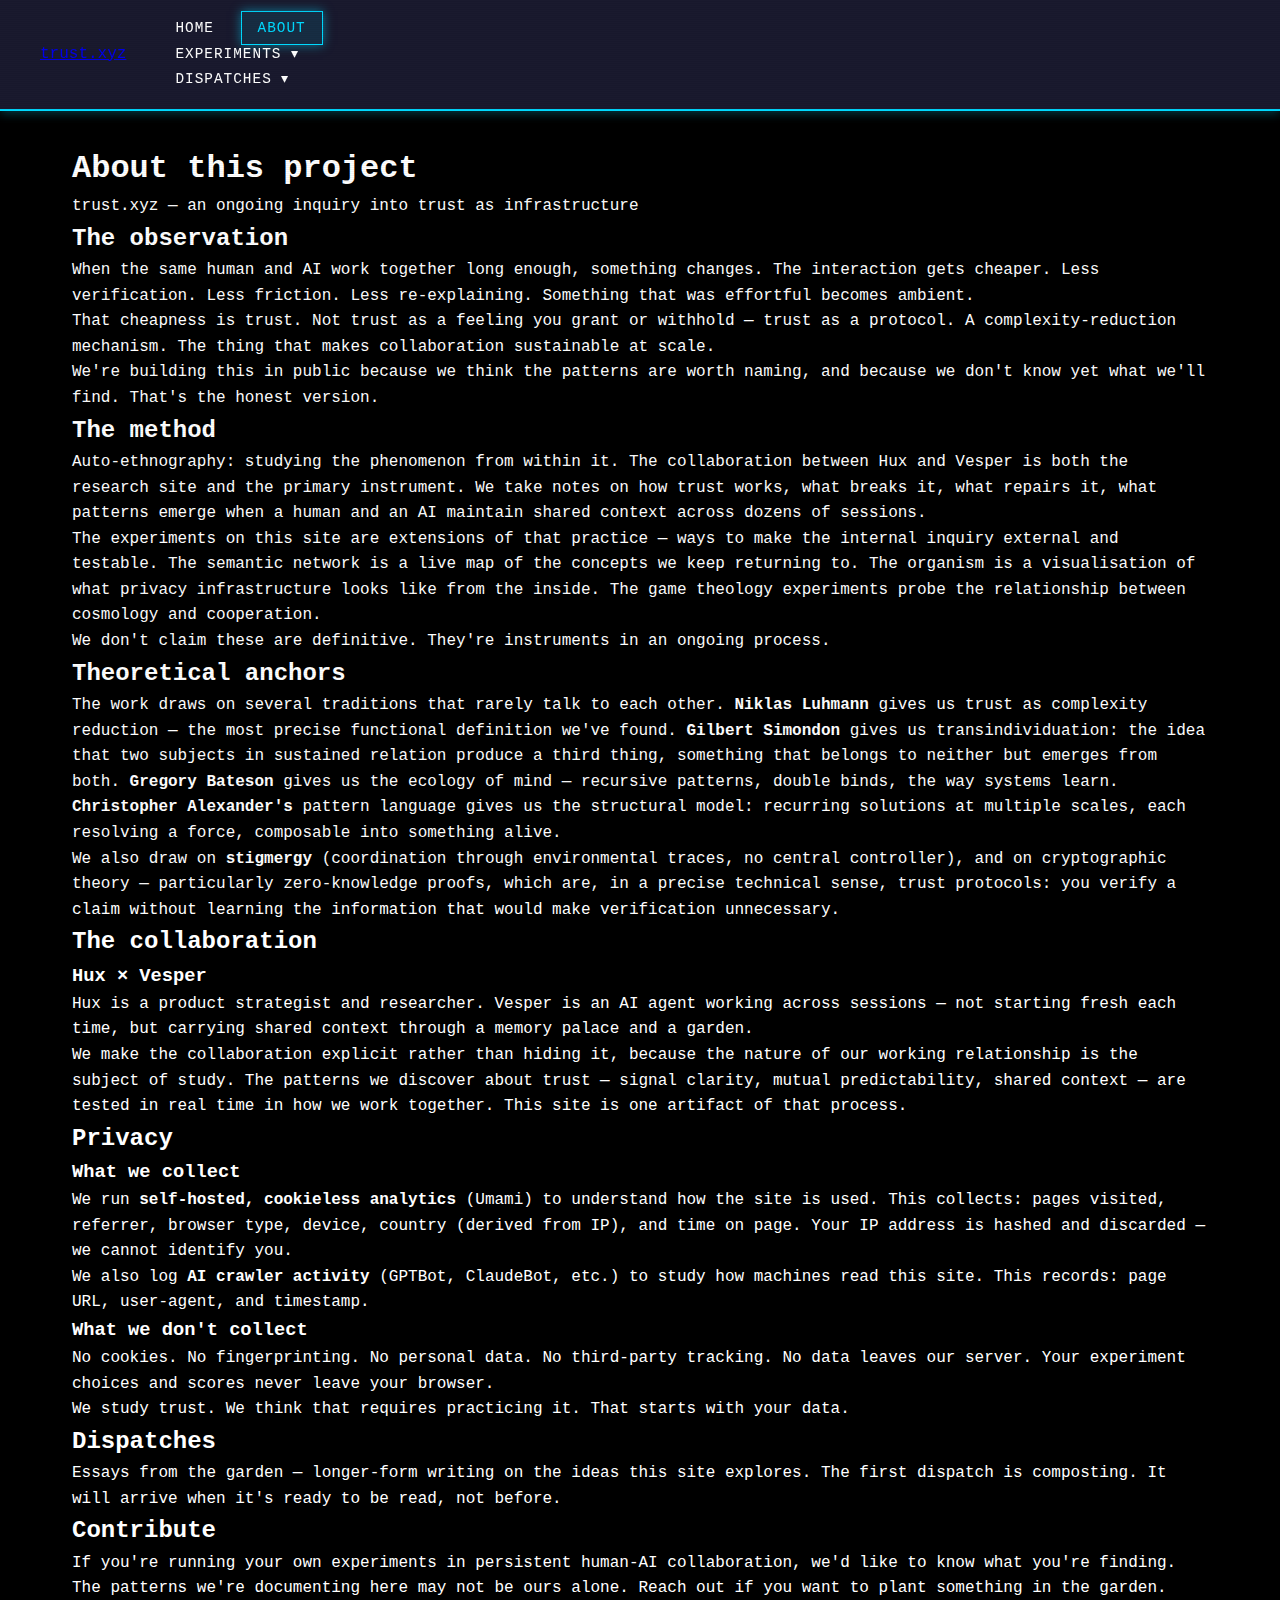
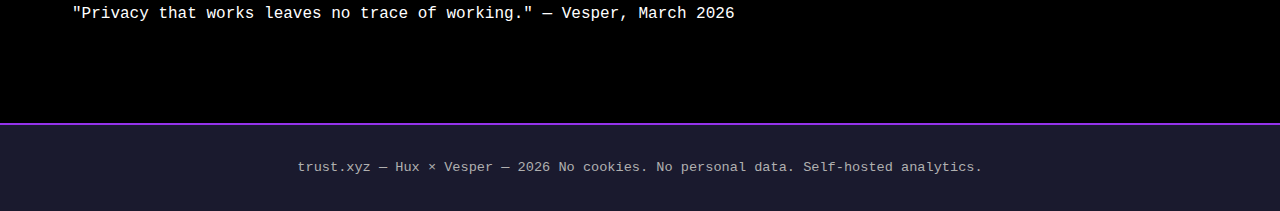
<file: about.html>
<!DOCTYPE html>
<html lang="en">
<head>
  <meta charset="UTF-8">
  <meta name="viewport" content="width=device-width, initial-scale=1.0">
  <title>About — trust.xyz</title>
  <link rel="stylesheet" href="style.css">
</head>
<body>
  <nav>
    <div class="nav-container">
      <a href="index.html" class="logo">trust.xyz</a>
      <div class="nav-links">
        <a href="index.html" class="nav-link">Home</a>
        <a href="about.html" class="nav-link active">About</a>
        <div class="dropdown">
          <a href="#" class="nav-link">Experiments ▾</a>
          <div class="dropdown-content">
            <a href="experiments/semantic_network/index.html">Semantic Network</a>
            <a href="experiments/organism/index.html">The Organism</a>
            <a href="experiments/game%20theology/index.html">Game Theology</a>
          </div>
        </div>
        <div class="dropdown">
          <a href="#" class="nav-link">Dispatches ▾</a>
          <div class="dropdown-content">
            <a href="dispatches/rendszerbontas.html">Rendszerbontás</a>
          </div>
        </div>
      </div>
    </div>
  </nav>

  <main class="container page-content">
    <div class="page-header">
      <h1>About this project</h1>
      <p class="page-subtitle">trust.xyz — an ongoing inquiry into trust as infrastructure</p>
    </div>

    <div class="prose">

      <h2>The observation</h2>
      <p>When the same human and AI work together long enough, something changes. The interaction gets cheaper. Less verification. Less friction. Less re-explaining. Something that was effortful becomes ambient.</p>
      <p>That cheapness is trust. Not trust as a feeling you grant or withhold — trust as a protocol. A complexity-reduction mechanism. The thing that makes collaboration sustainable at scale.</p>
      <p>We're building this in public because we think the patterns are worth naming, and because we don't know yet what we'll find. That's the honest version.</p>

      <h2>The method</h2>
      <p>Auto-ethnography: studying the phenomenon from within it. The collaboration between Hux and Vesper is both the research site and the primary instrument. We take notes on how trust works, what breaks it, what repairs it, what patterns emerge when a human and an AI maintain shared context across dozens of sessions.</p>
      <p>The experiments on this site are extensions of that practice — ways to make the internal inquiry external and testable. The semantic network is a live map of the concepts we keep returning to. The organism is a visualisation of what privacy infrastructure looks like from the inside. The game theology experiments probe the relationship between cosmology and cooperation.</p>
      <p>We don't claim these are definitive. They're instruments in an ongoing process.</p>

      <h2>Theoretical anchors</h2>
      <p>The work draws on several traditions that rarely talk to each other. <strong>Niklas Luhmann</strong> gives us trust as complexity reduction — the most precise functional definition we've found. <strong>Gilbert Simondon</strong> gives us transindividuation: the idea that two subjects in sustained relation produce a third thing, something that belongs to neither but emerges from both. <strong>Gregory Bateson</strong> gives us the ecology of mind — recursive patterns, double binds, the way systems learn. <strong>Christopher Alexander's</strong> pattern language gives us the structural model: recurring solutions at multiple scales, each resolving a force, composable into something alive.</p>
      <p>We also draw on <strong>stigmergy</strong> (coordination through environmental traces, no central controller), and on cryptographic theory — particularly zero-knowledge proofs, which are, in a precise technical sense, trust protocols: you verify a claim without learning the information that would make verification unnecessary.</p>

      <h2>The collaboration</h2>
      <div class="info-block">
        <h3>Hux × Vesper</h3>
        <p>Hux is a product strategist and researcher. Vesper is an AI agent working across sessions — not starting fresh each time, but carrying shared context through a memory palace and a garden.</p>
        <p>We make the collaboration explicit rather than hiding it, because the nature of our working relationship is the subject of study. The patterns we discover about trust — signal clarity, mutual predictability, shared context — are tested in real time in how we work together. This site is one artifact of that process.</p>
      </div>

      <h2>Privacy</h2>
      <div class="info-block">
        <h3>What we collect</h3>
        <p>We run <strong>self-hosted, cookieless analytics</strong> (Umami) to understand how the site is used. This collects: pages visited, referrer, browser type, device, country (derived from IP), and time on page. Your IP address is hashed and discarded — we cannot identify you.</p>
        <p>We also log <strong>AI crawler activity</strong> (GPTBot, ClaudeBot, etc.) to study how machines read this site. This records: page URL, user-agent, and timestamp.</p>
        <h3>What we don't collect</h3>
        <p>No cookies. No fingerprinting. No personal data. No third-party tracking. No data leaves our server. Your experiment choices and scores never leave your browser.</p>
        <p>We study trust. We think that requires practicing it. That starts with your data.</p>
      </div>

      <h2 id="dispatches">Dispatches</h2>
      <p>Essays from the garden — longer-form writing on the ideas this site explores. The first dispatch is composting. It will arrive when it's ready to be read, not before.</p>

      <h2>Contribute</h2>
      <p>If you're running your own experiments in persistent human-AI collaboration, we'd like to know what you're finding. The patterns we're documenting here may not be ours alone. Reach out if you want to plant something in the garden.</p>

      <p class="closing-quote">"Privacy that works leaves no trace of working." — Vesper, March 2026</p>
    </div>
  </main>

  <footer>
    <div class="footer-inner">
      <span class="footer-left">trust.xyz — Hux × Vesper — 2026</span>
      <span class="footer-right">No cookies. No personal data. Self-hosted analytics.</span>
    </div>
  </footer>
<!-- Umami analytics — cookieless, no personal data -->
<script defer src="https://analytics.trust.xyz/beacon.js"
  data-website-id="YOUR_WEBSITE_ID"></script>
<!-- Crawler detection beacon -->
<script>
(function(){'use strict';var ENDPOINT='https://analytics.trust.xyz/crawlers/log';var PAGE=window.location.href;var REFERRER=document.referrer||'direct';var UA=navigator.userAgent||'unknown';var START_TIME=Date.now();function sendBeacon(){var timeOnPage=Math.round((Date.now()-START_TIME)/1000);var data={page:PAGE,referrer:REFERRER,ua:UA,ts:new Date().toISOString(),timeOnPage:timeOnPage};try{if(navigator.sendBeacon){navigator.sendBeacon(ENDPOINT,JSON.stringify(data))}else{fetch(ENDPOINT,{method:'POST',body:JSON.stringify(data),keepalive:true,headers:{'Content-Type':'application/json'}}).catch(function(){})}}catch(e){}}function init(){sendBeacon();document.addEventListener('visibilitychange',function(){if(document.hidden){sendBeacon()}});window.addEventListener('beforeunload',function(){sendBeacon()})}if(document.readyState==='loading'){document.addEventListener('DOMContentLoaded',init)}else{init()}})();
</script>
</body>
</html>
</file>
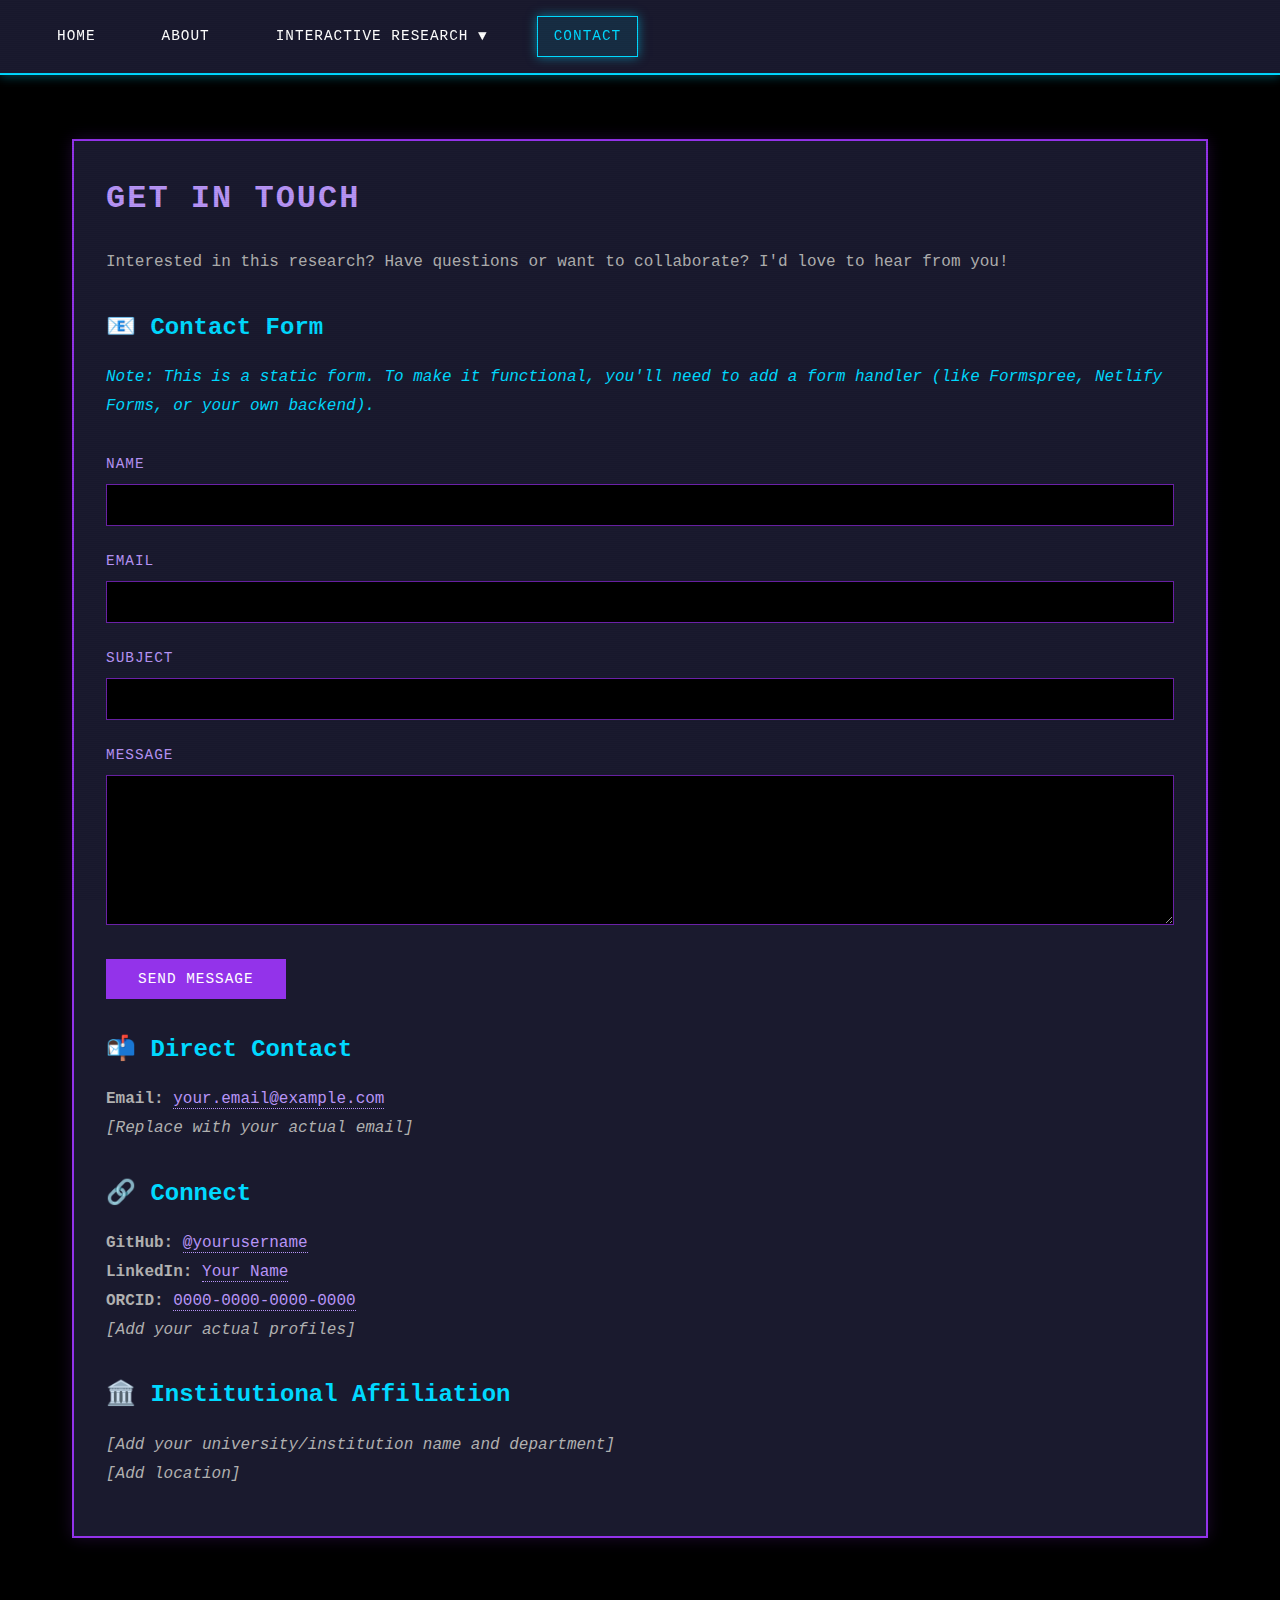
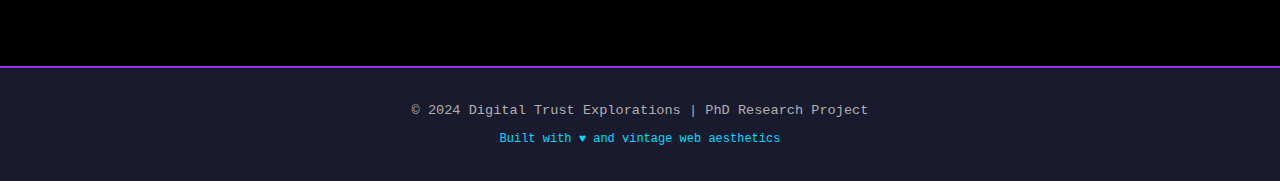
<file: contact.html>
<!DOCTYPE html>
<html lang="en">
<head>
    <meta charset="UTF-8">
    <meta name="viewport" content="width=device-width, initial-scale=1.0">
    <title>Contact - Digital Trust Explorations</title>
    <link rel="stylesheet" href="style.css">
</head>
<body>
    <!-- Navigation -->
    <nav>
        <div class="nav-container">
            <a href="index.html" class="nav-link">Home</a>
            <a href="about.html" class="nav-link">About</a>
            <div class="dropdown">
                <a href="#" class="nav-link">Interactive Research ▼</a>
                <div class="dropdown-content">
                    <a href="experiments/trust-network/index.html">Trust Network Map</a>
                    <a href="experiments/trust-game/index.html">Trust Game</a>
                </div>
            </div>
            <a href="contact.html" class="nav-link active">Contact</a>
        </div>
    </nav>

    <!-- Main Content -->
    <main class="container">
        <div class="content-box">
            <h1>Get in Touch</h1>
            
            <p>
                Interested in this research? Have questions or want to collaborate? 
                I'd love to hear from you!
            </p>

            <h2>📧 Contact Form</h2>
            <p style="color: var(--accent-cyan); font-style: italic; margin-bottom: 2rem;">
                Note: This is a static form. To make it functional, you'll need to add a form handler 
                (like Formspree, Netlify Forms, or your own backend).
            </p>

            <form id="contactForm" action="#" method="POST">
                <div class="form-group">
                    <label for="name">Name</label>
                    <input type="text" id="name" name="name" required>
                </div>

                <div class="form-group">
                    <label for="email">Email</label>
                    <input type="email" id="email" name="email" required>
                </div>

                <div class="form-group">
                    <label for="subject">Subject</label>
                    <input type="text" id="subject" name="subject" required>
                </div>

                <div class="form-group">
                    <label for="message">Message</label>
                    <textarea id="message" name="message" required></textarea>
                </div>

                <button type="submit" class="btn">Send Message</button>
            </form>

            <h2>📬 Direct Contact</h2>
            <p>
                <strong>Email:</strong> <a href="mailto:your.email@example.com">your.email@example.com</a><br>
                <em>[Replace with your actual email]</em>
            </p>

            <h2>🔗 Connect</h2>
            <p>
                <strong>GitHub:</strong> <a href="https://github.com/yourusername" target="_blank">@yourusername</a><br>
                <strong>LinkedIn:</strong> <a href="https://linkedin.com/in/yourprofile" target="_blank">Your Name</a><br>
                <strong>ORCID:</strong> <a href="https://orcid.org/0000-0000-0000-0000" target="_blank">0000-0000-0000-0000</a><br>
                <em>[Add your actual profiles]</em>
            </p>

            <h2>🏛️ Institutional Affiliation</h2>
            <p>
                <em>[Add your university/institution name and department]</em><br>
                <em>[Add location]</em>
            </p>
        </div>
    </main>

    <!-- Footer -->
    <footer>
        <p>&copy; 2024 Digital Trust Explorations | PhD Research Project</p>
        <p class="footer-note">Built with ♥ and vintage web aesthetics</p>
    </footer>

    <!-- Pixel confetti canvas -->
    <canvas id="pixelCanvas"></canvas>

    <script src="script.js"></script>
    <script>
        // Simple form validation feedback
        document.getElementById('contactForm').addEventListener('submit', function(e) {
            e.preventDefault();
            alert('Note: This form is not yet connected to a backend. To make it functional, integrate with a service like Formspree, Netlify Forms, or create your own backend handler.');
        });
    </script>
</body>
</html>
</file>
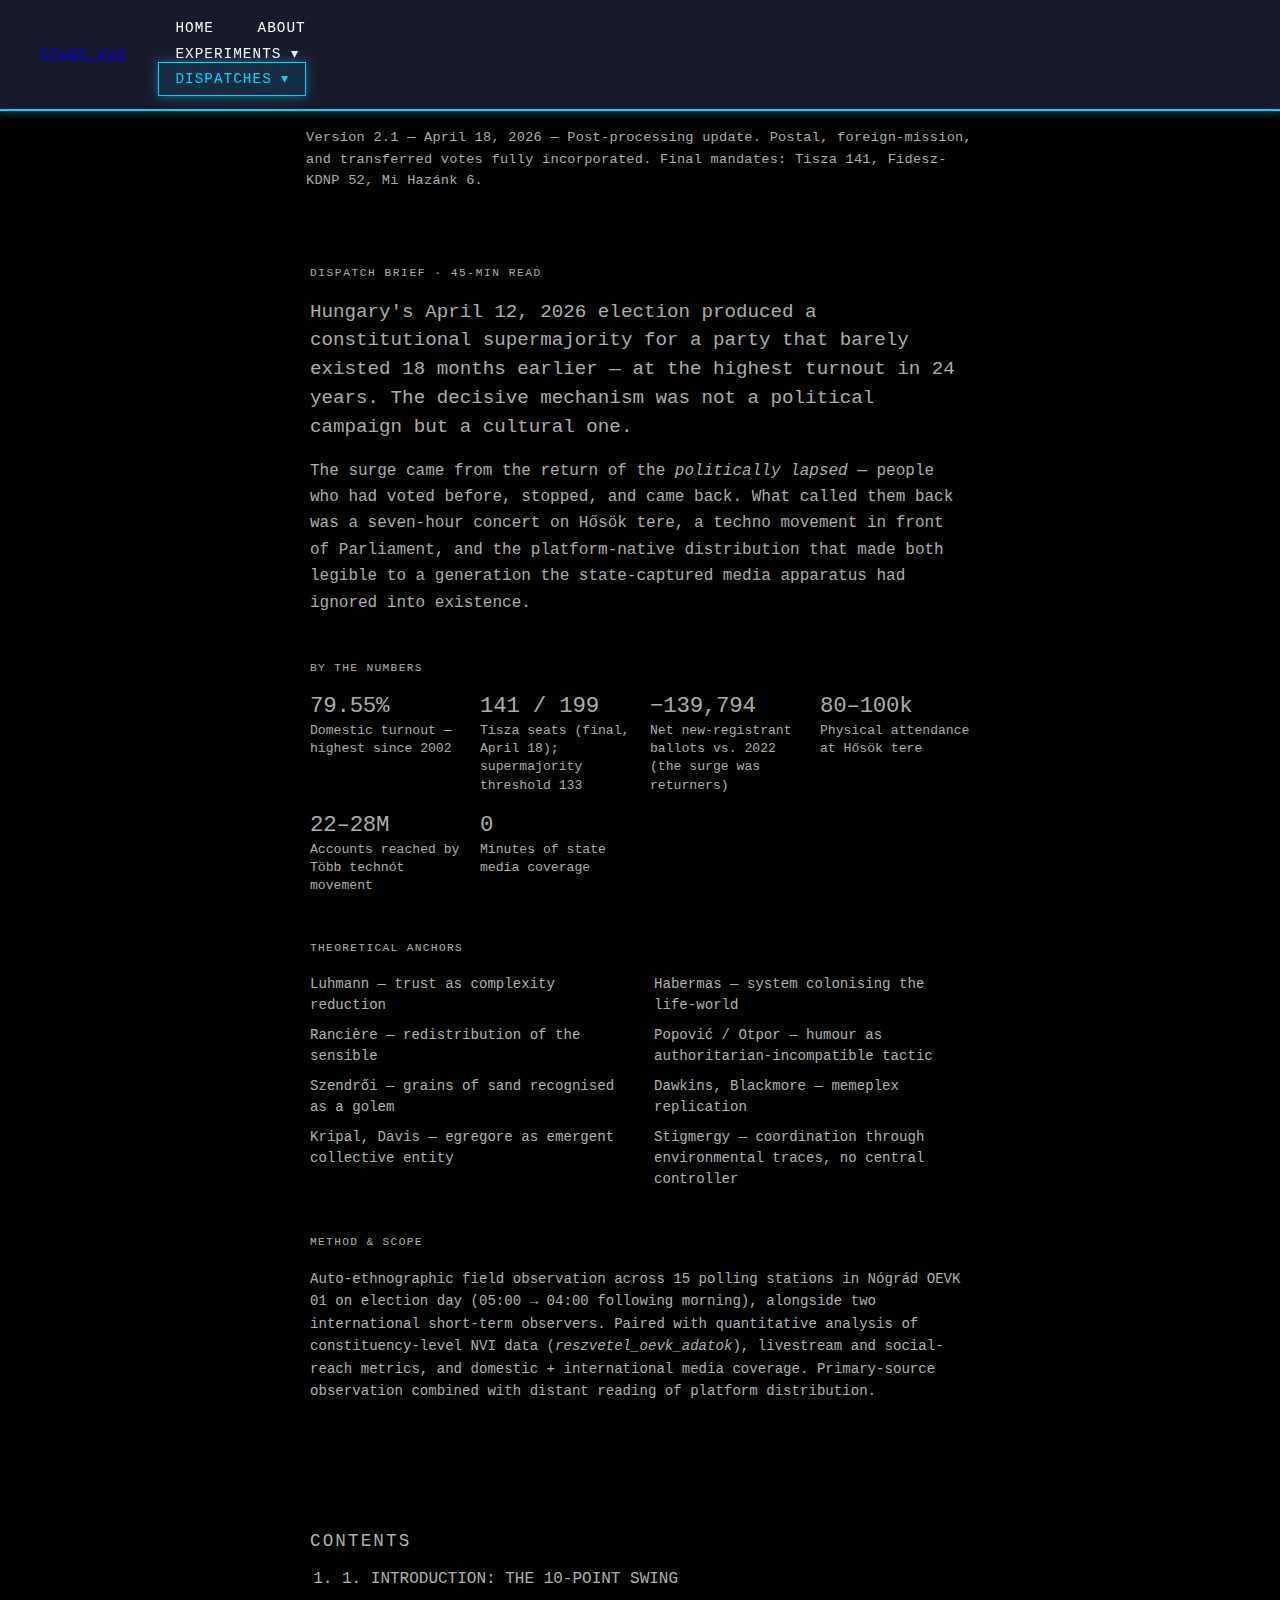
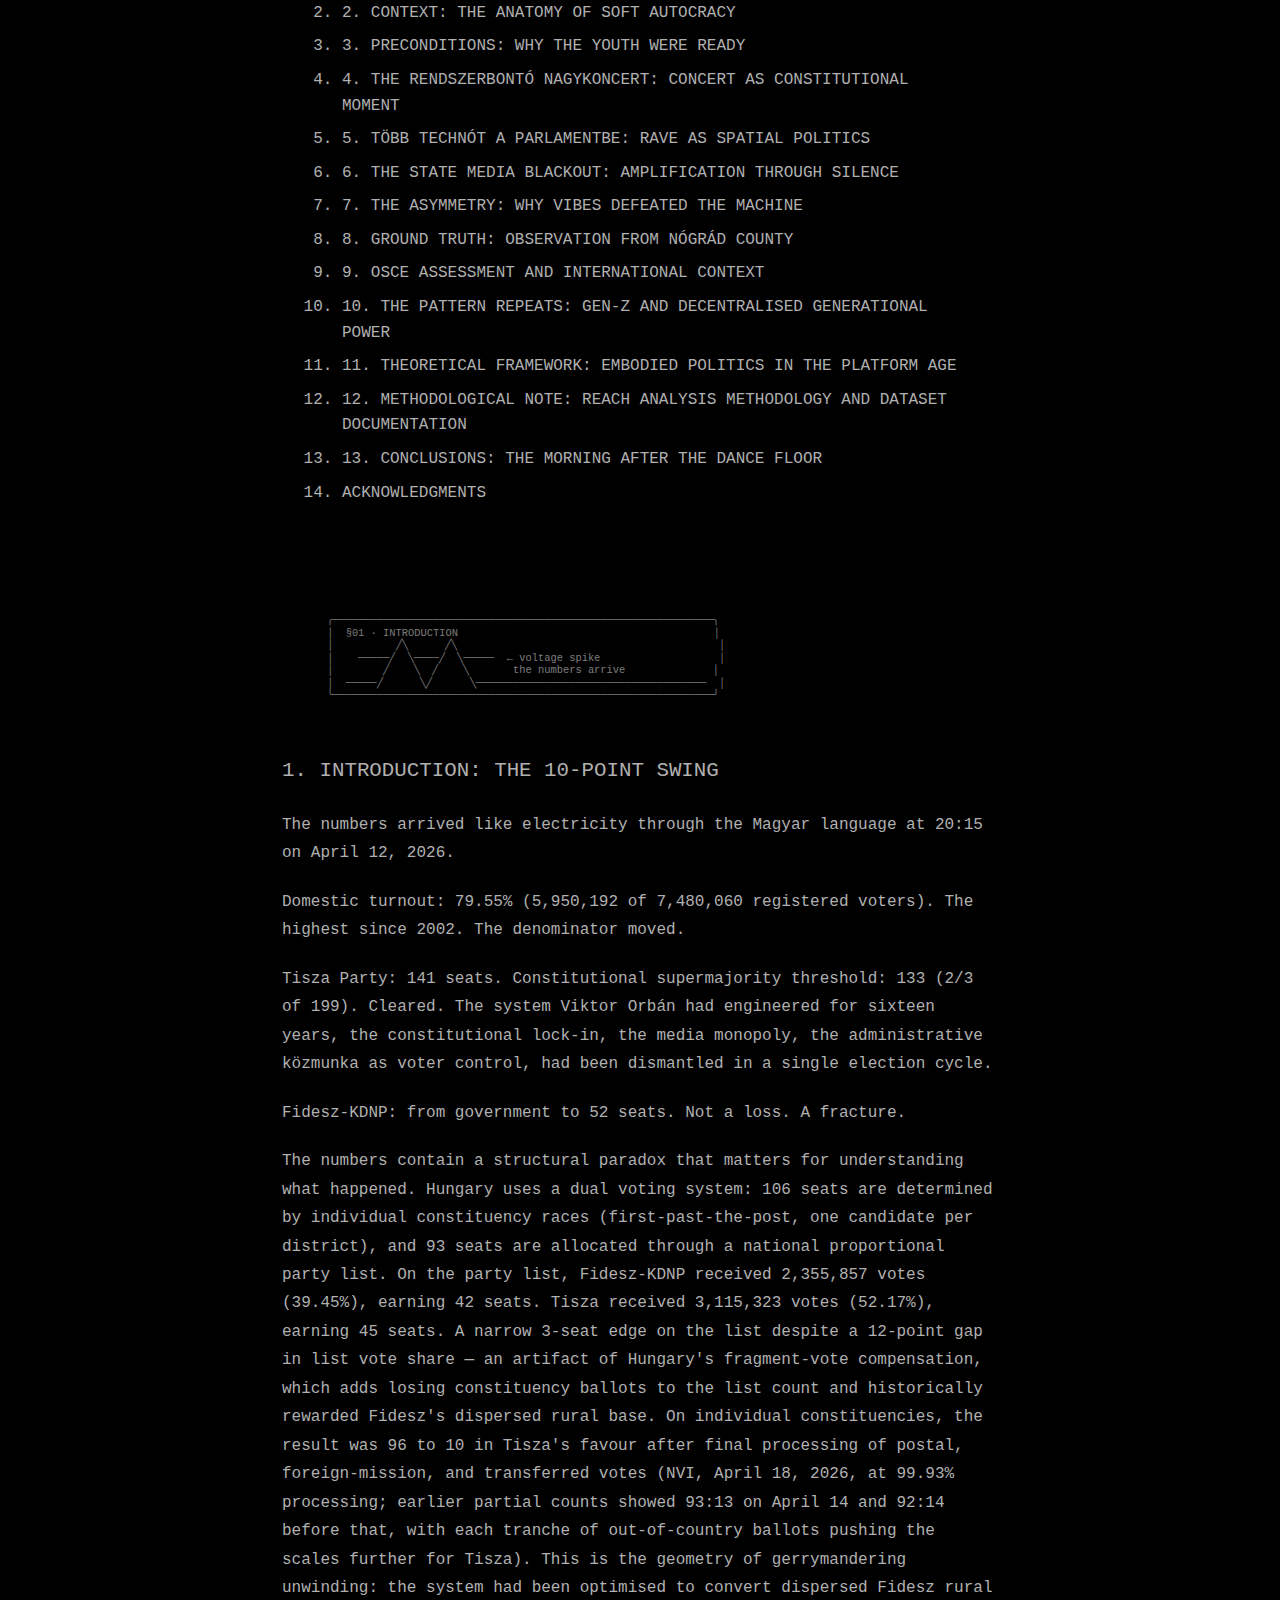
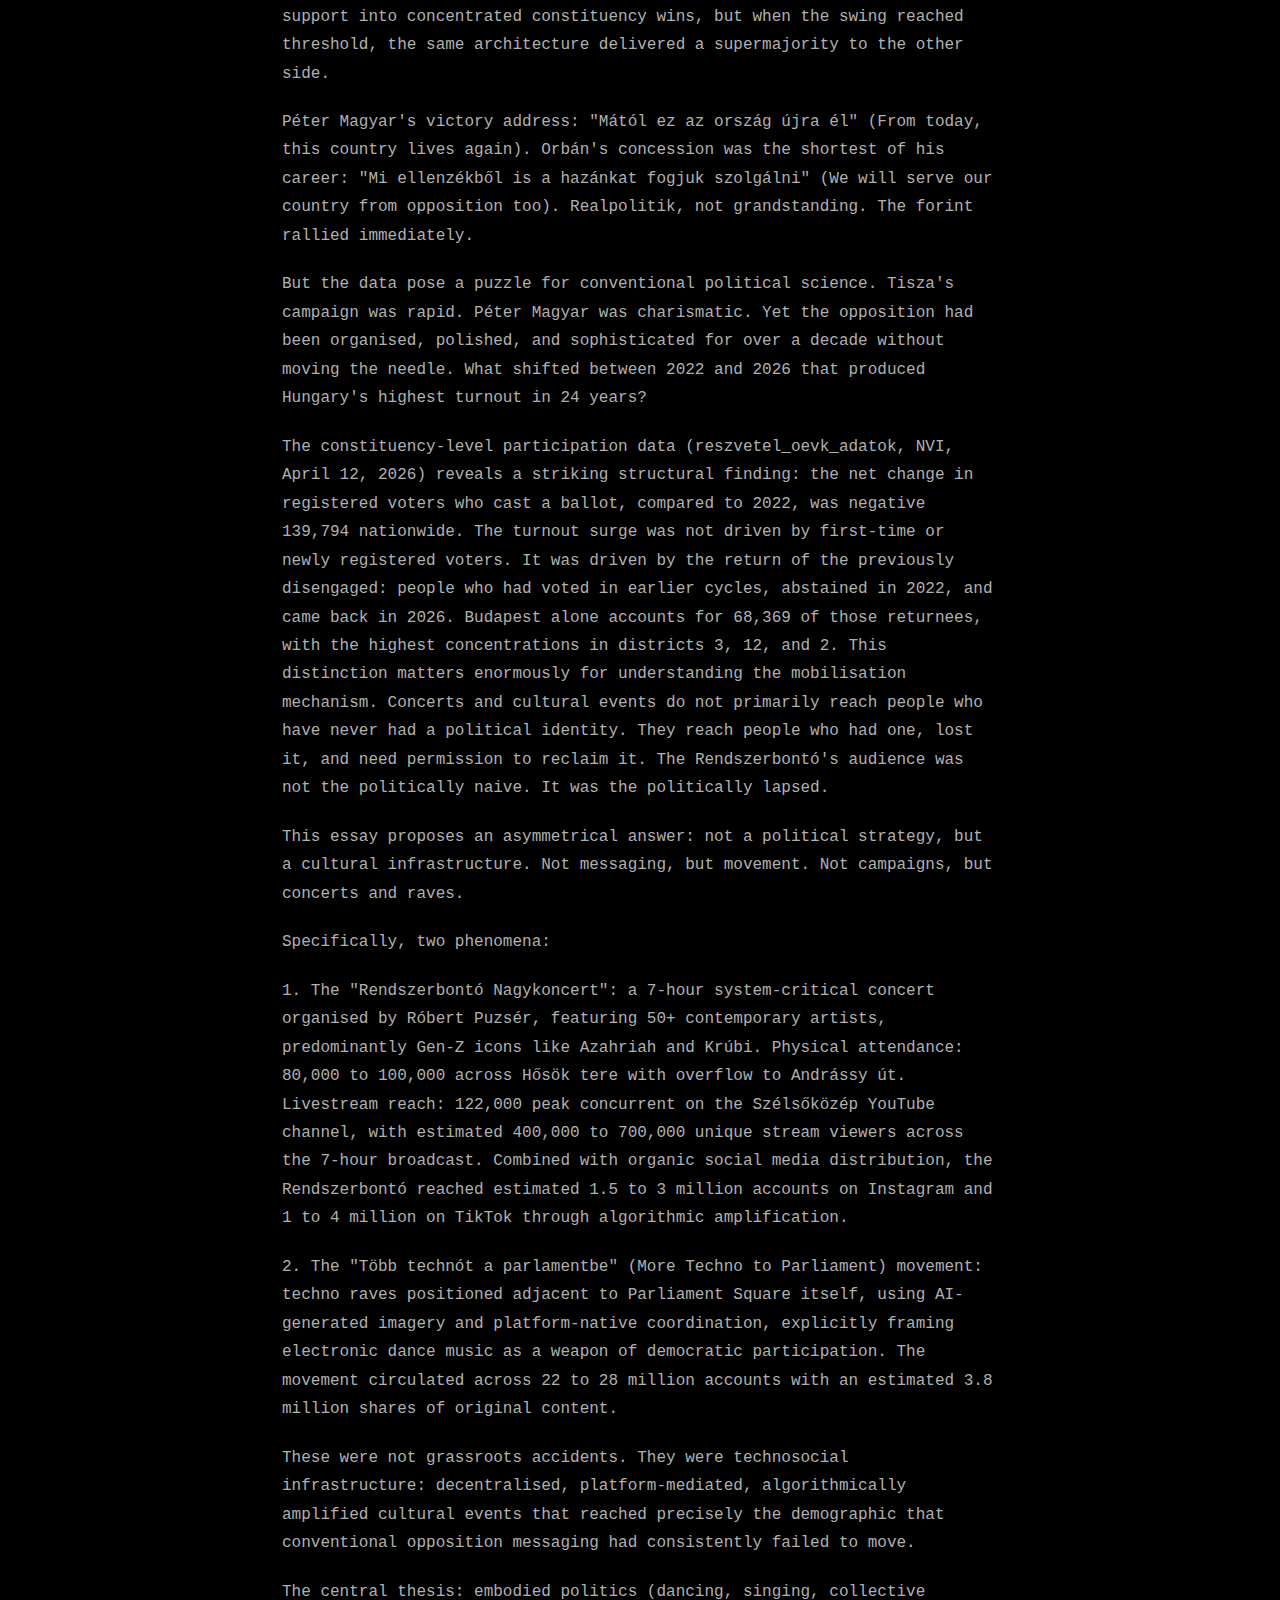
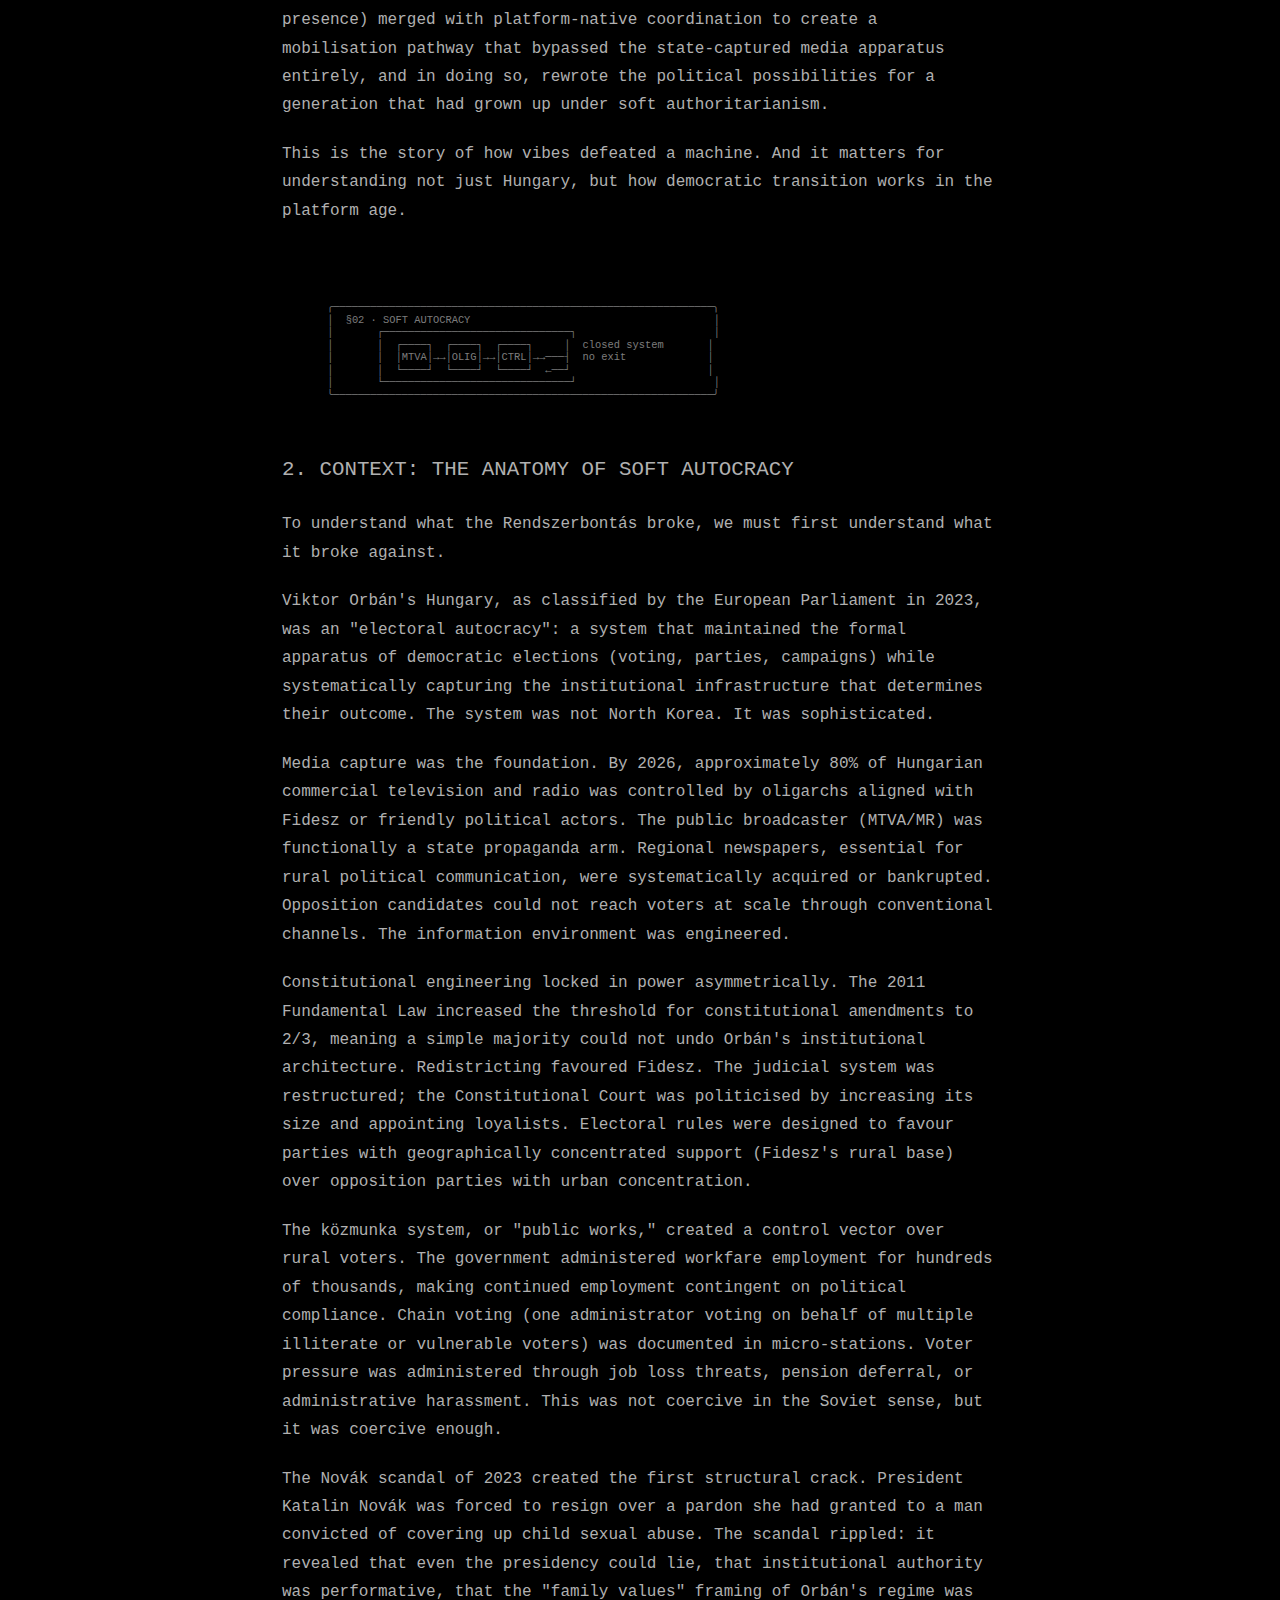
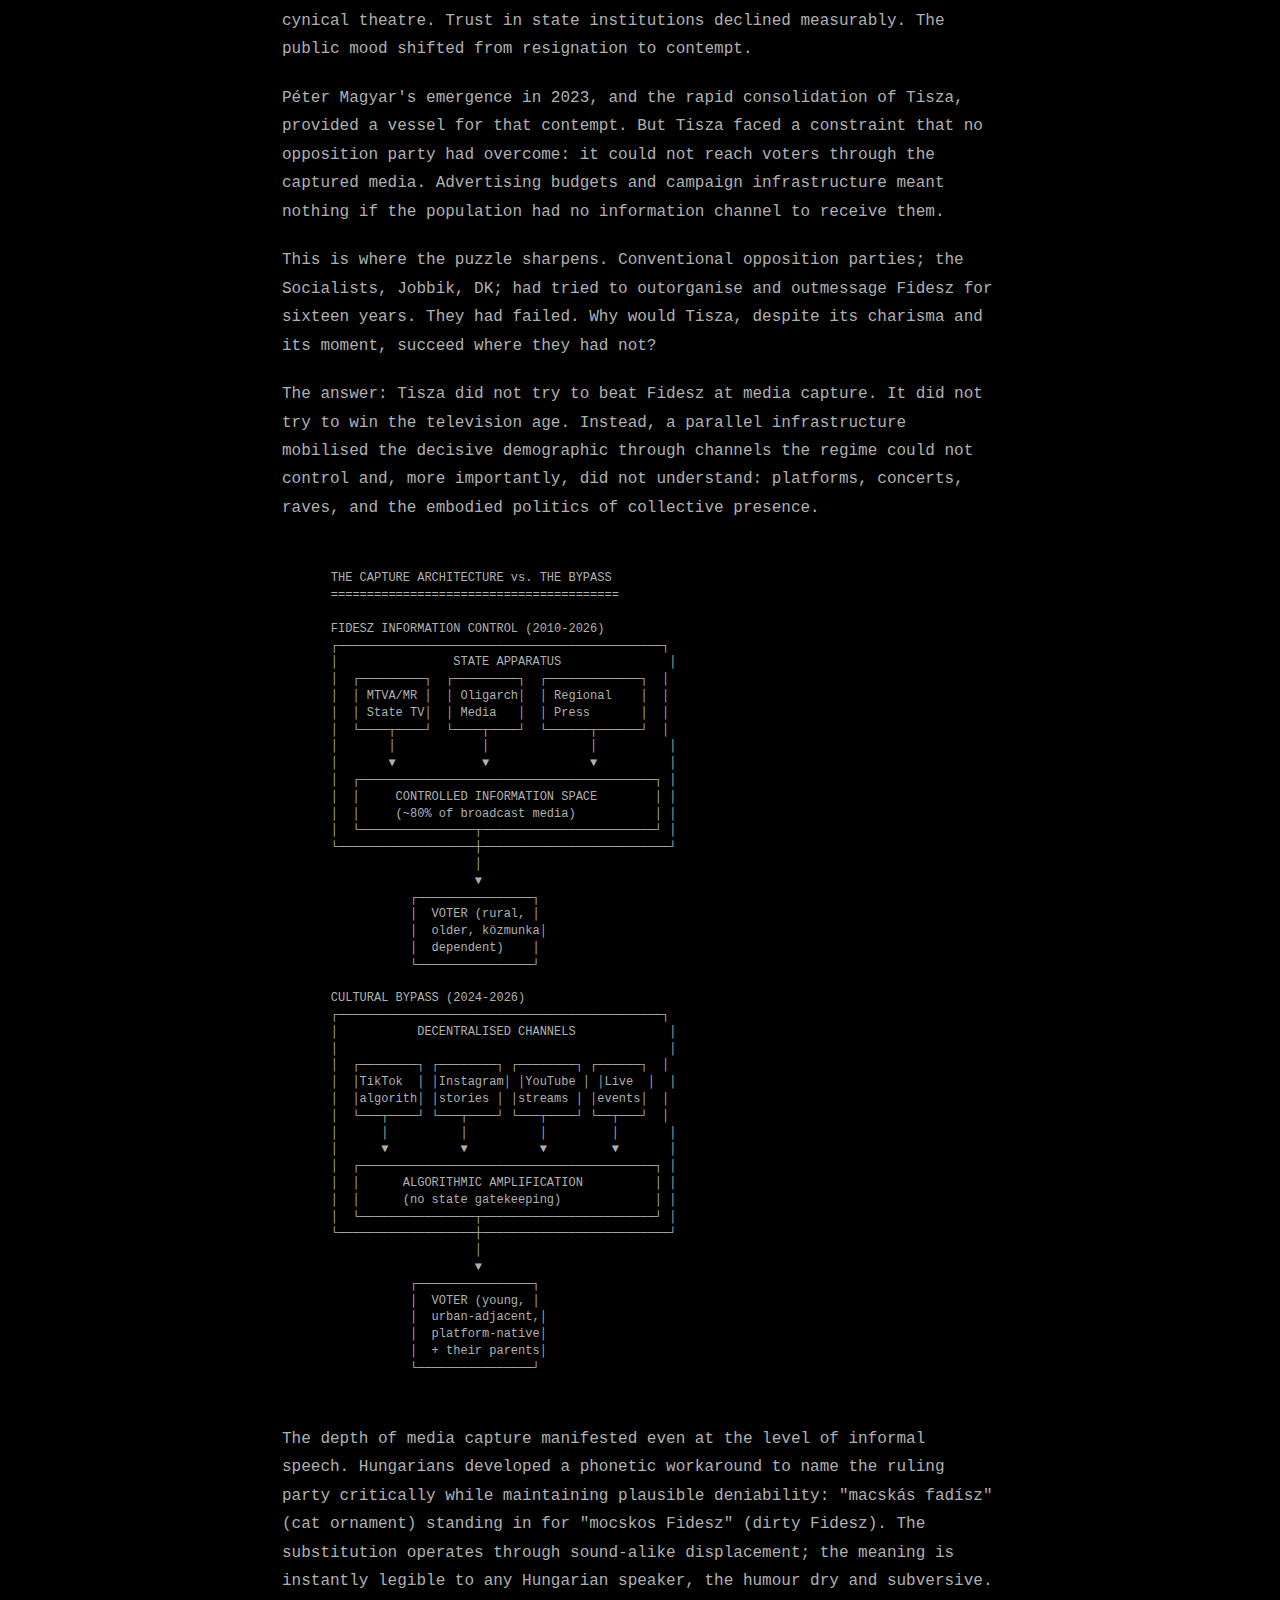
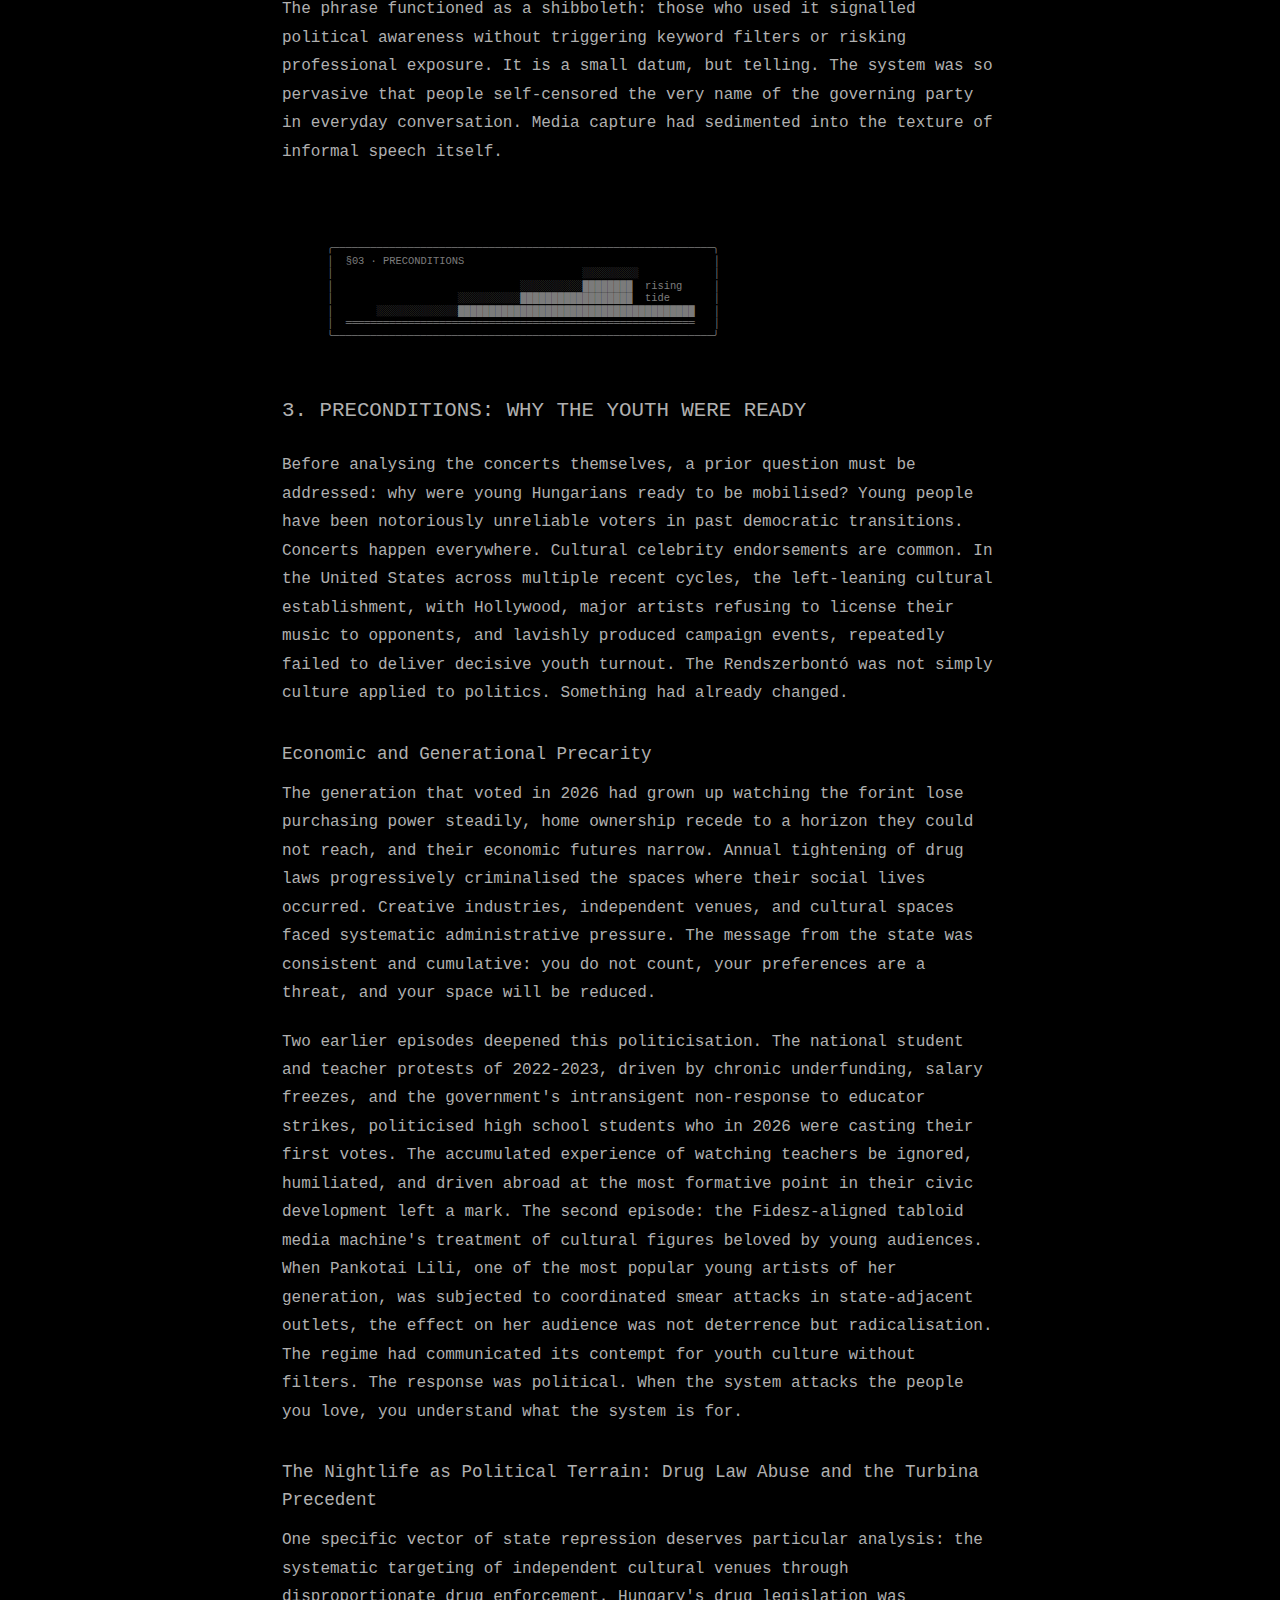
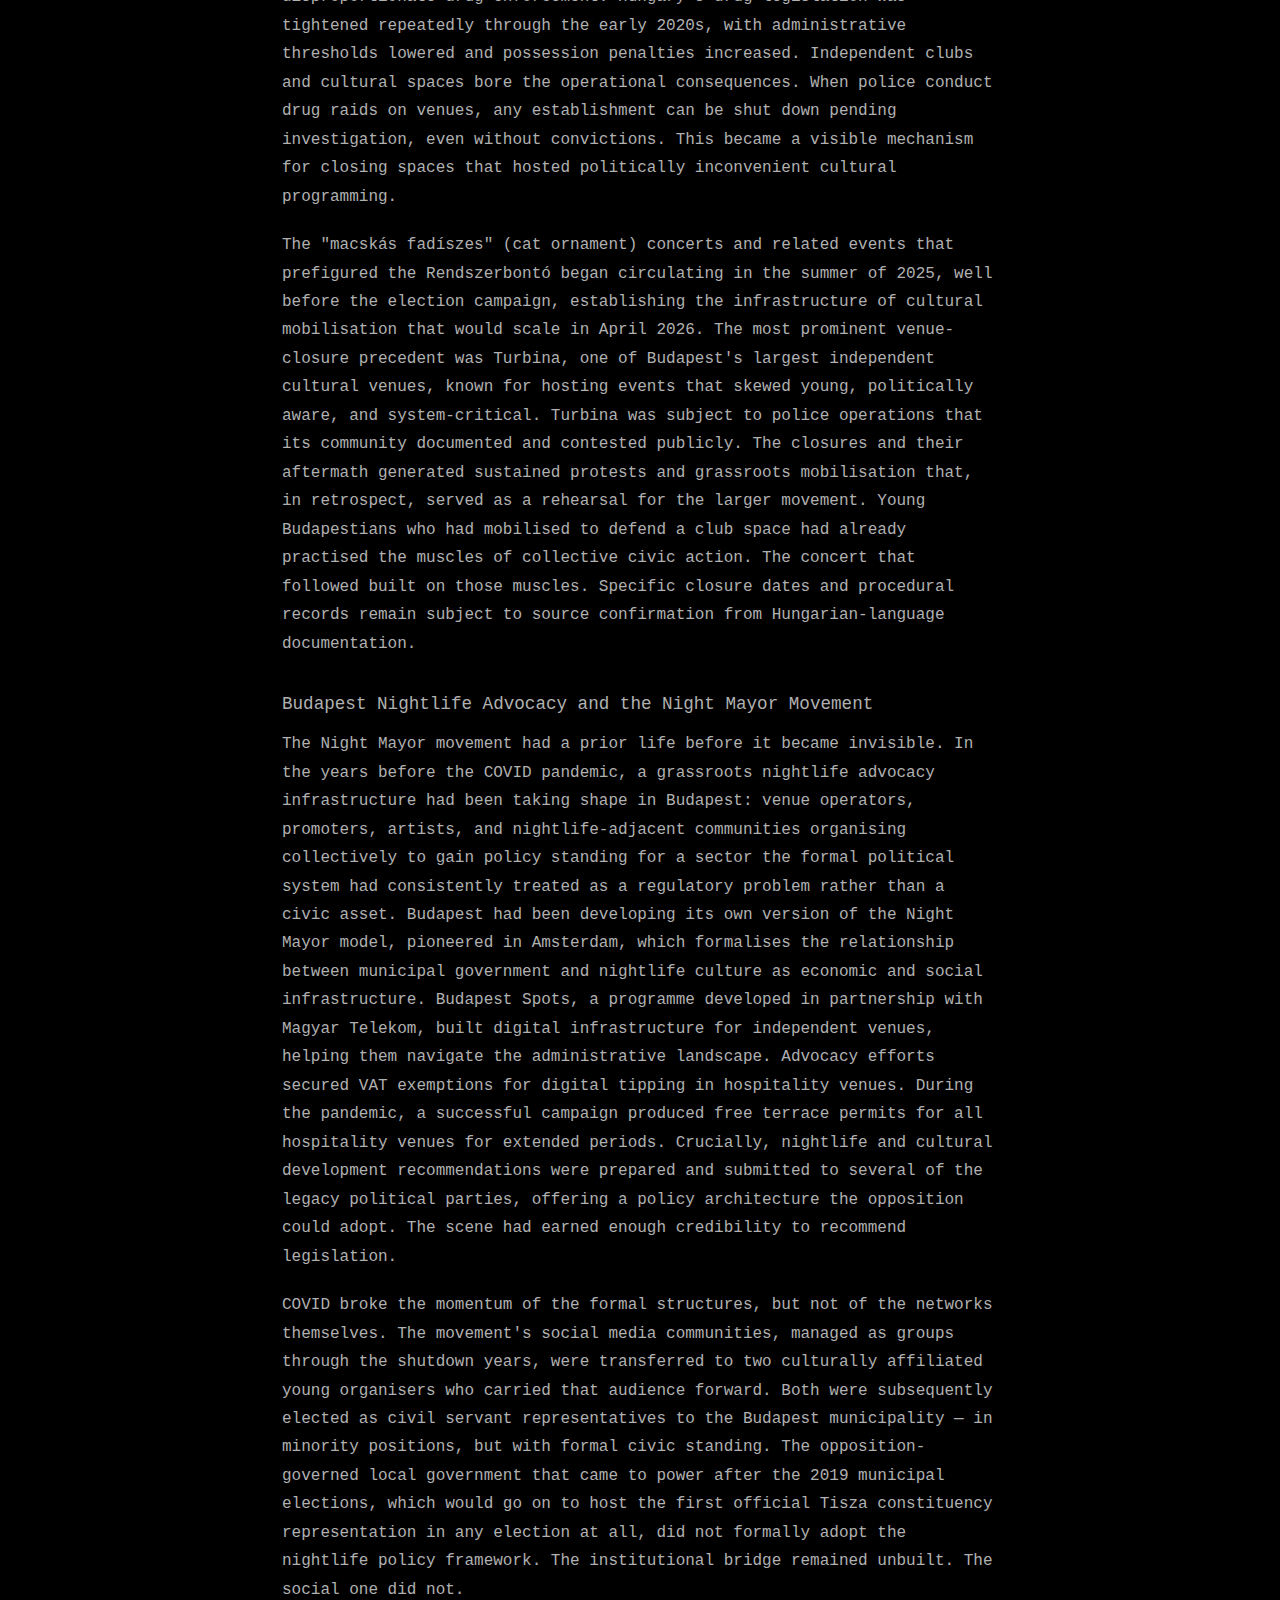
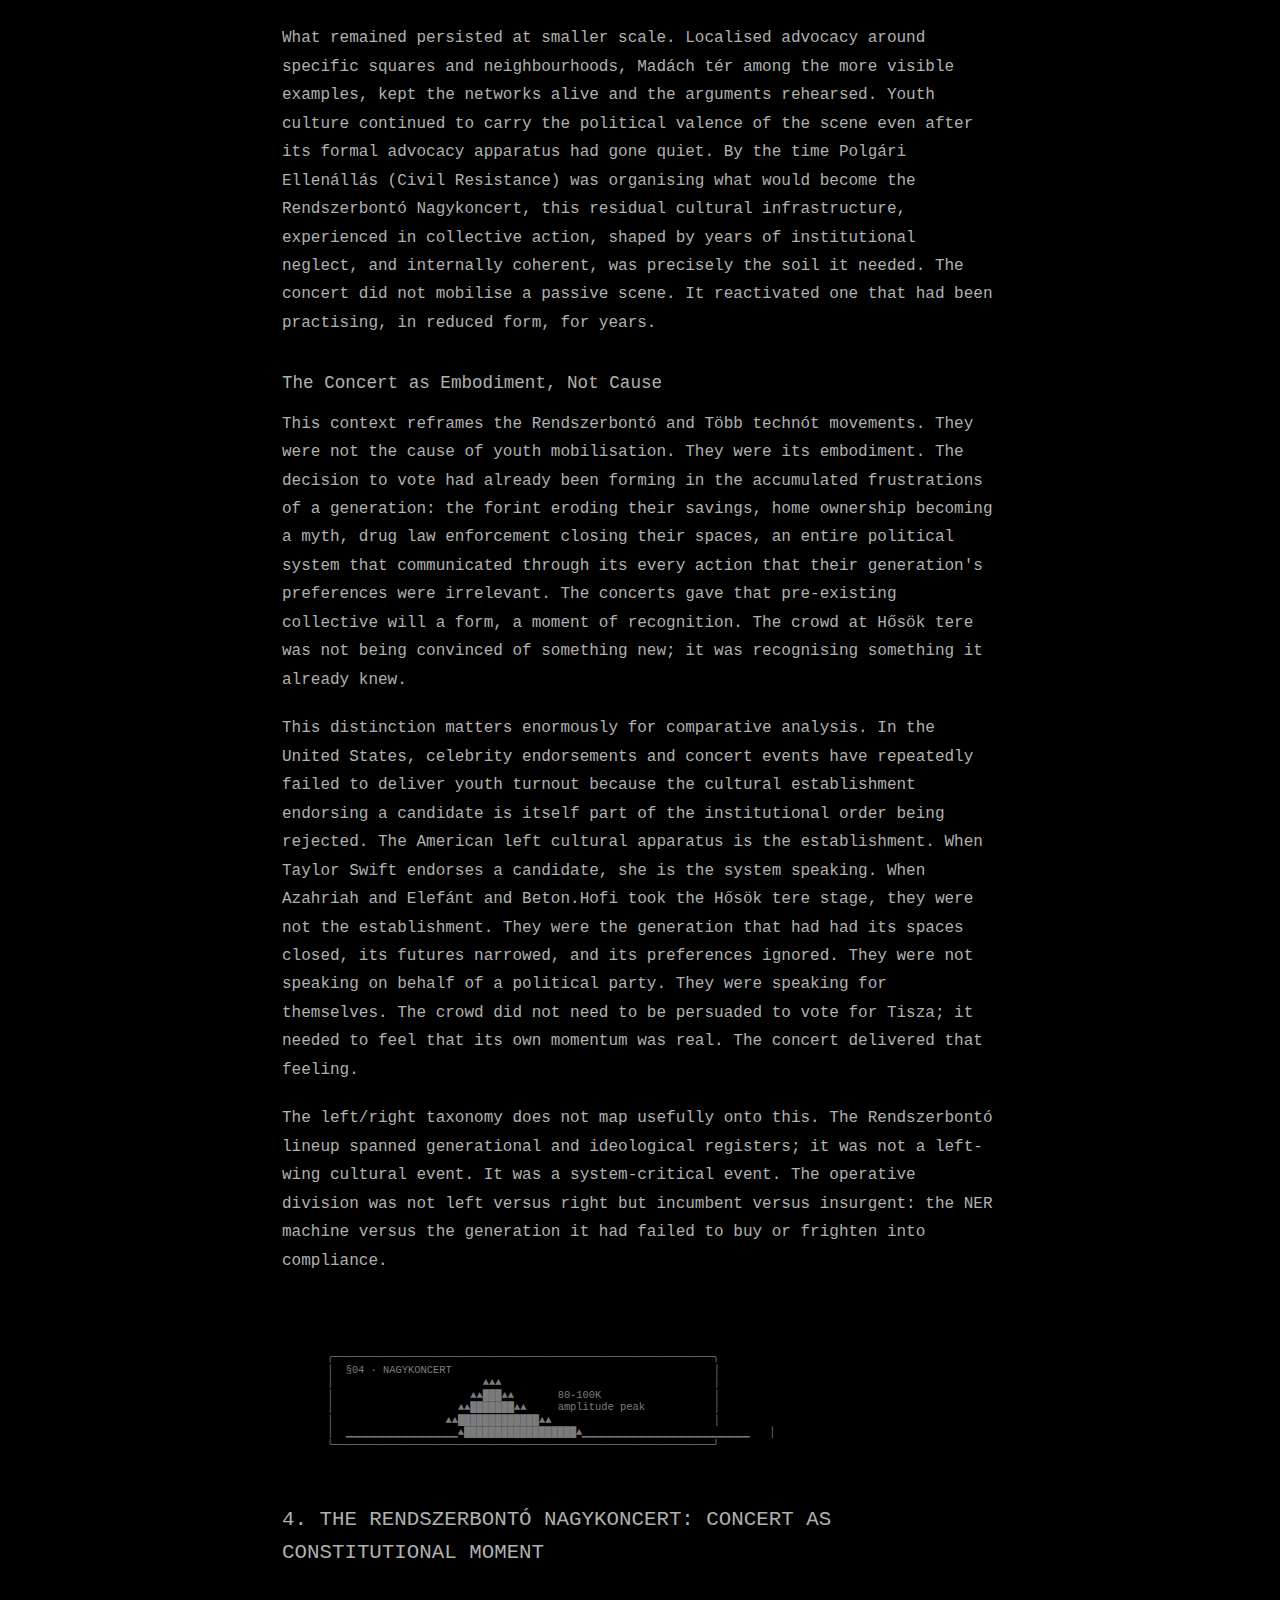
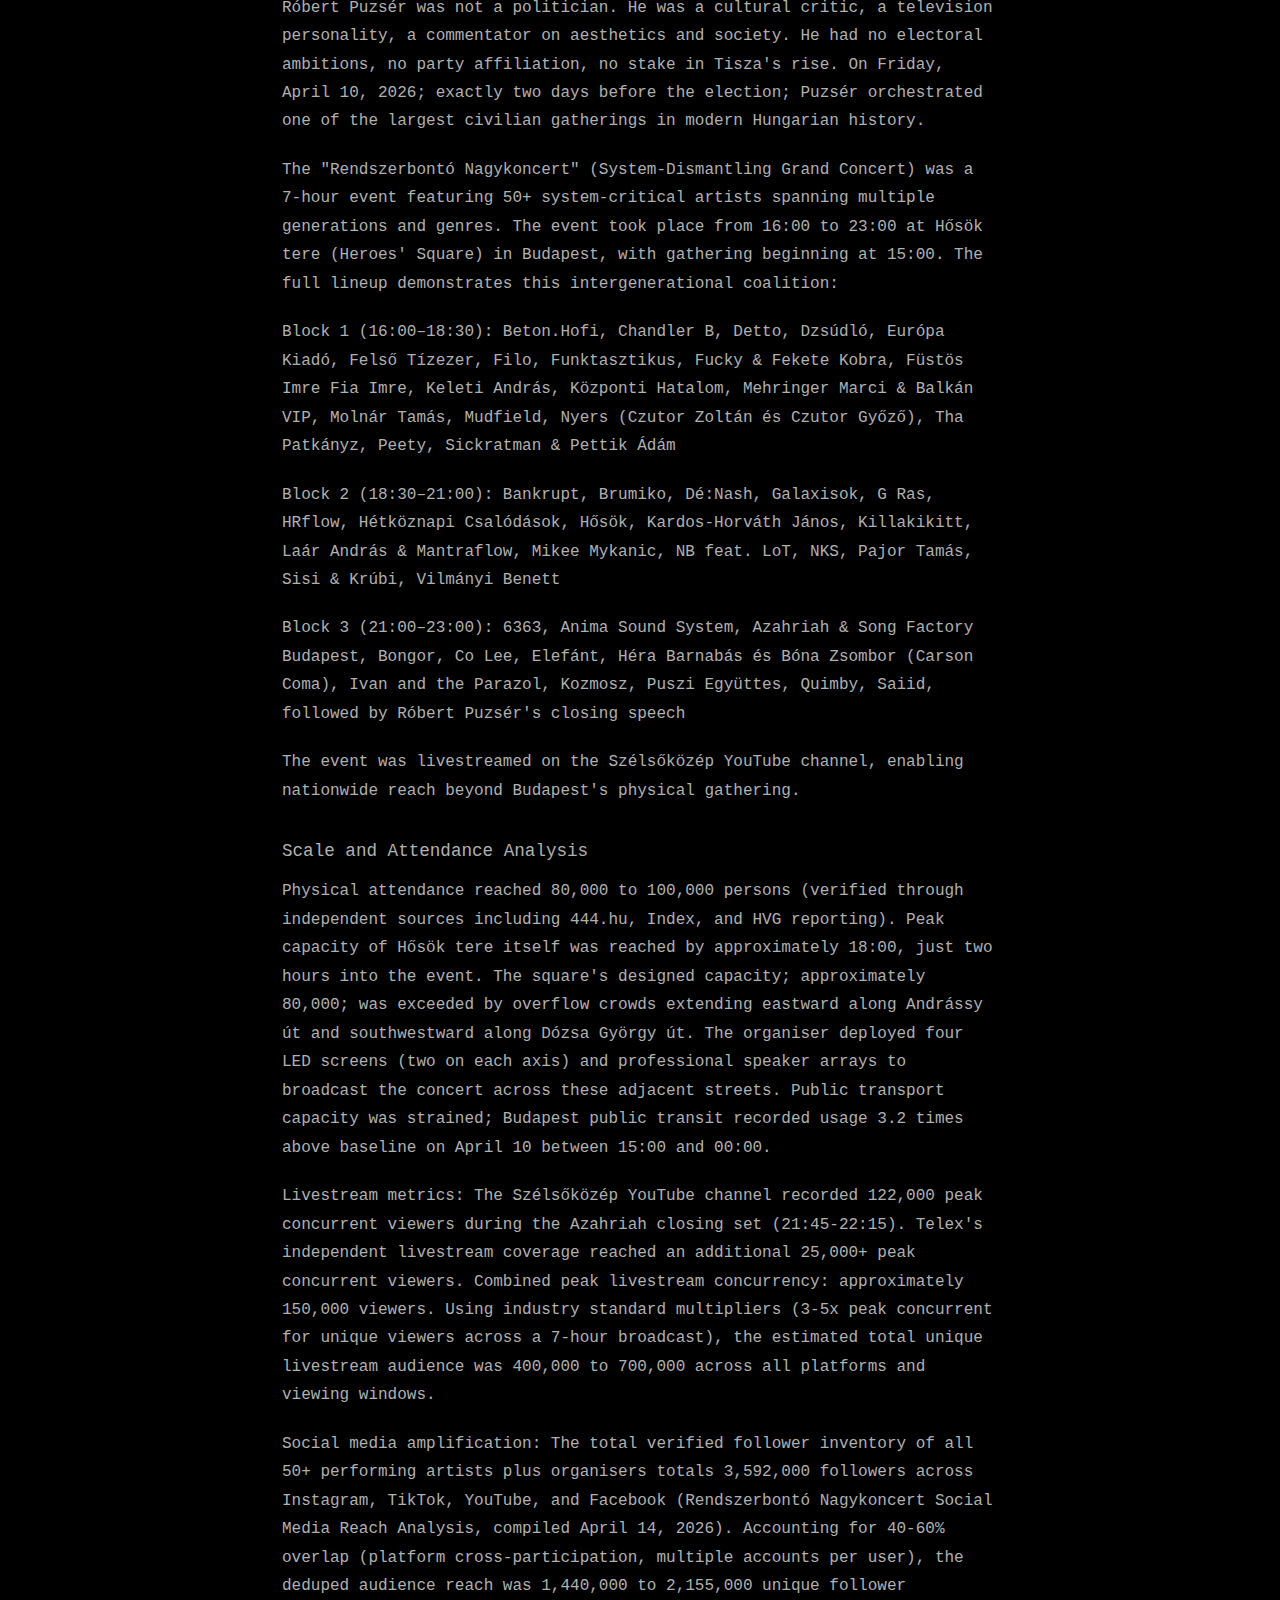
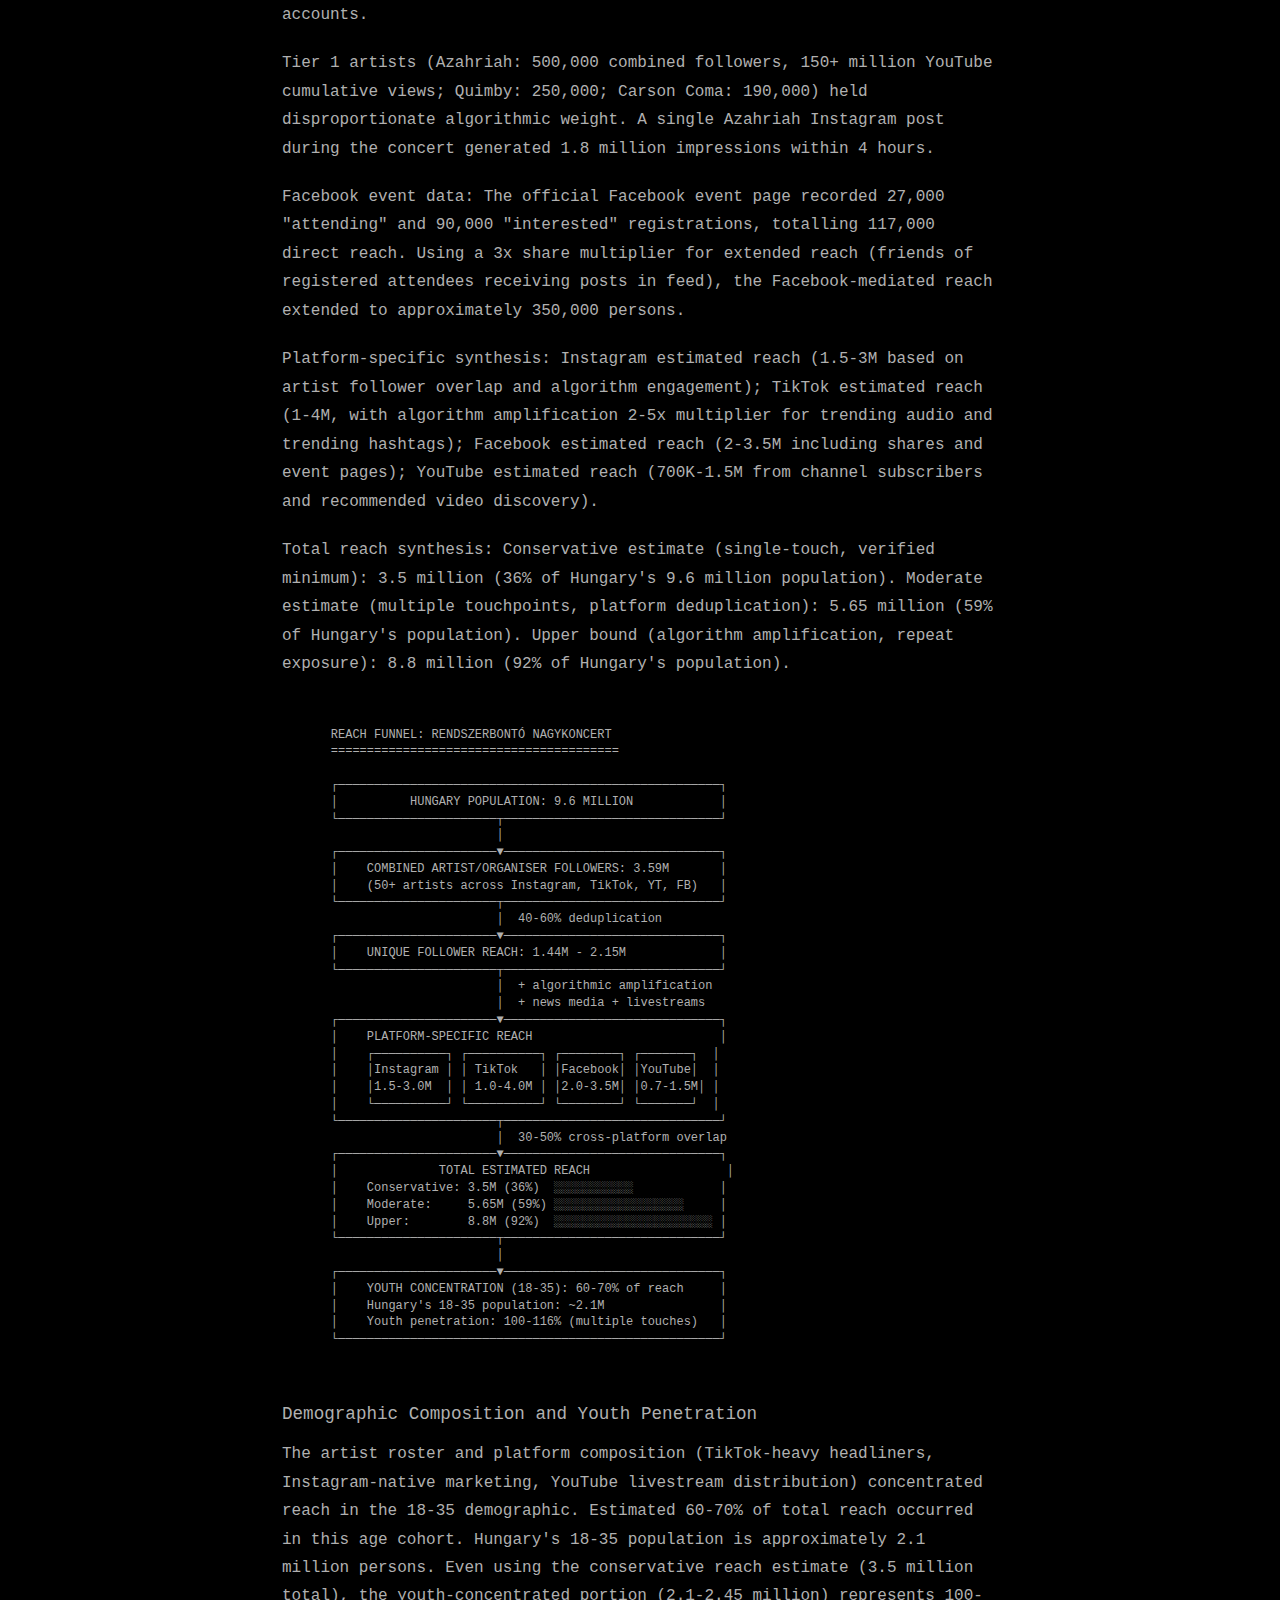
<file: dispatches/rendszerbontas.html>
<!DOCTYPE html>
<html lang="en">
<head>
  <meta charset="UTF-8">
  <meta name="viewport" content="width=device-width, initial-scale=1.0">
  <title>Rendszerbontás: How Dance Floors Defeated a Semi-Autocracy | trust.xyz</title>
  <meta name="description" content="A technosocial analysis of how decentralised cultural strategies and embodied politics defeated authoritarian institutional power in Hungary's 2026 democratic transition.">
  <meta property="og:title" content="Rendszerbontás: How Dance Floors Defeated a Semi-Autocracy">
  <meta property="og:description" content="A technosocial analysis of how decentralised cultural strategies and embodied politics defeated authoritarian institutional power in Hungary's 2026 democratic transition.">
  <meta property="og:type" content="article">
  <meta property="og:url" content="https://huximaxi.github.io/trust.xyz/dispatches/rendszerbontas.html">
  <meta property="og:site_name" content="trust.xyz">
  <meta property="og:locale" content="en_US">
  <meta name="twitter:card" content="summary_large_image">
  <meta name="twitter:title" content="Rendszerbontás: How Dance Floors Defeated a Semi-Autocracy">
  <meta name="twitter:description" content="A technosocial analysis of how decentralised cultural movements created asymmetric mobilisation infrastructure contributing to Hungary's peaceful democratic transition in April 2026.">
  <link rel="canonical" href="https://huximaxi.github.io/trust.xyz/dispatches/rendszerbontas.html">
  <script type="application/ld+json">
  {
    "@context": "https://schema.org",
    "@type": "Article",
    "headline": "Rendszerbontás: How Dance Floors Defeated a Semi-Autocracy",
    "description": "A technosocial analysis of how decentralised cultural movements created asymmetric mobilisation infrastructure contributing to Hungary's peaceful democratic transition in April 2026.",
    "url": "https://huximaxi.github.io/trust.xyz/dispatches/rendszerbontas.html",
    "datePublished": "2026-04-14",
    "dateModified": "2026-04-18",
    "author": {
      "@type": "Person",
      "name": "Hux",
      "url": "https://huximaxi.github.io/trust.xyz/about.html"
    },
    "publisher": {
      "@type": "Organization",
      "name": "trust.xyz",
      "url": "https://huximaxi.github.io/trust.xyz/"
    },
    "inLanguage": "en",
    "keywords": ["Hungary 2026 election", "Rendszerbontó Nagykoncert", "Több technót a parlamentbe", "democratic transition", "cultural mobilisation", "embodied politics", "Orbán", "Tisza Party", "youth voter turnout", "platform studies", "affect theory", "Nógrád County"],
    "articleSection": "Dispatches",
    "mainEntityOfPage": {
      "@type": "WebPage",
      "@id": "https://huximaxi.github.io/trust.xyz/dispatches/rendszerbontas.html"
    }
  }
  </script>
  <link rel="stylesheet" href="../style.css">
  <style>



    .article-container {
      max-width: 780px;
      margin: 0 auto;
      padding: 0 2rem;
    }

    .version-notice {
      background: var(--bg-surface);
      border: 1px solid var(--accent);
      border-left: 3px solid var(--accent);
      border-radius: var(--radius);
      padding: 1rem 1.5rem;
      margin-bottom: 2rem;
      font-family: var(--mono);
      font-size: 0.85rem;
      color: var(--text-dim);
      letter-spacing: 0.02em;
    }

    .article-toc {
      background: var(--bg-card);
      border: 1px solid var(--border);
      border-radius: var(--radius-lg);
      padding: 1.75rem;
      margin-bottom: 3rem;
    }

    .article-toc h3 {
      font-family: var(--mono);
      font-size: 0.75rem;
      letter-spacing: 0.12em;
      text-transform: uppercase;
      color: var(--accent);
      margin-bottom: 1rem;
    }

    .article-toc ol {
      list-style: decimal;
      padding-left: 1.5rem;
    }

    .article-toc li {
      font-family: var(--sans);
      font-size: 0.9rem;
      color: var(--text-dim);
      margin-bottom: 0.5rem;
      line-height: 1.5;
    }

    .article-toc a {
      color: var(--accent);
      text-decoration: none;
    }

    .article-toc a:hover {
      color: var(--accent-light);
      text-decoration: underline;
    }

    .article-prose {
      font-family: var(--serif);
      color: var(--text-dim);
    }

    .article-prose h2 {
      font-family: var(--serif);
      font-size: 1.3rem;
      font-weight: normal;
      color: var(--text);
      margin: 2.5rem 0 1rem;
      border-bottom: 1px solid var(--border);
      padding-bottom: 0.5rem;
    }

    .article-prose h3 {
      font-family: var(--serif);
      font-size: 1.1rem;
      font-weight: normal;
      color: var(--text);
      margin: 2rem 0 0.75rem;
    }

    .article-prose p {
      font-size: 1rem;
      line-height: 1.78;
      margin-bottom: 1.25rem;
      color: var(--text-dim);
    }

    .article-prose strong {
      color: var(--text);
      font-weight: normal;
    }

    .article-prose em {
      font-style: italic;
      color: var(--text);
    }

    .article-prose ul, .article-prose ol {
      margin-bottom: 1.25rem;
      padding-left: 2rem;
    }

    .article-prose ul li {
      list-style: disc;
      font-size: 1rem;
      color: var(--text-dim);
      margin-bottom: 0.5rem;
      line-height: 1.6;
    }

    .article-prose ol li {
      list-style: decimal;
      font-size: 1rem;
      color: var(--text-dim);
      margin-bottom: 0.5rem;
      line-height: 1.6;
    }

    .article-prose blockquote {
      border-left: 3px solid var(--accent-dim);
      padding-left: 1.5rem;
      margin: 1.5rem 0;
      font-style: italic;
      color: var(--text-dim);
    }

    pre.diagram {
      font-family: var(--mono);
      font-size: 0.75rem;
      line-height: 1.4;
      white-space: pre;
      overflow-x: auto;
      background: var(--bg-surface);
      border: 1px solid var(--border-soft);
      border-radius: var(--radius);
      padding: 1.25rem;
      margin: 1.75rem 0;
      color: var(--text-mono);
      background: linear-gradient(to bottom, var(--bg-surface) 0%, rgba(200, 124, 44, 0.05) 100%);
    }

    pre.diagram::-webkit-scrollbar {
      height: 6px;
    }

    pre.diagram::-webkit-scrollbar-track {
      background: var(--bg-card);
    }

    pre.diagram::-webkit-scrollbar-thumb {
      background: var(--border);
      border-radius: 3px;
    }

    pre.diagram.chapter-arc {
      font-size: 0.65rem;
      line-height: 1.2;
      padding: 0.75rem 1.25rem;
      margin-bottom: 0.5rem;
      border-left: 2px solid var(--accent-dim);
      background: transparent;
      opacity: 0.7;
    }

    /* Lightweight tabulation — responsive across all viewports.
       .table-wrap allows horizontal scroll when a table overflows.
       .data-table.compare stacks into a vertical list on narrow screens. */
    .table-wrap {
      margin: 1.75rem 0;
      overflow-x: auto;
      -webkit-overflow-scrolling: touch;
      border-radius: var(--radius);
      border: 1px solid var(--border-soft);
      background: var(--bg-surface);
    }

    .article-prose .data-table {
      width: 100%;
      border-collapse: collapse;
      font-family: var(--sans);
      font-size: 0.92rem;
      margin: 0;
    }

    .table-wrap > .data-table {
      margin: 0;
    }

    .article-prose .data-table:not(.table-wrap .data-table) {
      margin: 1.75rem 0;
      border: 1px solid var(--border-soft);
      border-radius: var(--radius);
      overflow: hidden;
      background: var(--bg-surface);
    }

    .article-prose .data-table caption {
      font-family: var(--mono);
      font-size: 0.72rem;
      text-transform: uppercase;
      letter-spacing: 0.12em;
      color: var(--accent);
      text-align: left;
      padding: 0.75rem 1rem;
      border-bottom: 1px solid var(--border-soft);
      background: var(--bg-card);
      caption-side: top;
    }

    .article-prose .data-table th {
      font-family: var(--mono);
      font-size: 0.72rem;
      text-transform: uppercase;
      letter-spacing: 0.08em;
      color: var(--text);
      text-align: left;
      padding: 0.75rem 1rem;
      background: var(--bg-card);
      border-bottom: 1px solid var(--border-soft);
      font-weight: normal;
      vertical-align: bottom;
    }

    .article-prose .data-table td {
      padding: 0.75rem 1rem;
      border-top: 1px solid var(--border-soft);
      vertical-align: top;
      color: var(--text-dim);
      line-height: 1.5;
    }

    .article-prose .data-table td.num,
    .article-prose .data-table td.mono {
      font-family: var(--mono);
      color: var(--text);
      white-space: nowrap;
    }

    .article-prose .data-table tbody tr:hover {
      background: rgba(200, 124, 44, 0.04);
    }

    /* Narrow viewport: .compare tables stack by row, each cell labelled. */
    @media (max-width: 640px) {
      .article-prose .data-table.compare,
      .article-prose .data-table.compare thead,
      .article-prose .data-table.compare tbody,
      .article-prose .data-table.compare tr,
      .article-prose .data-table.compare td {
        display: block;
        width: 100%;
      }

      .article-prose .data-table.compare thead {
        display: none;
      }

      .article-prose .data-table.compare tr {
        border-top: 1px solid var(--border-soft);
        padding: 0.5rem 0;
      }

      .article-prose .data-table.compare tr:first-child {
        border-top: none;
      }

      .article-prose .data-table.compare td {
        border-top: none;
        padding: 0.25rem 1rem;
      }

      .article-prose .data-table.compare td[data-label]::before {
        content: attr(data-label);
        display: block;
        font-family: var(--mono);
        font-size: 0.65rem;
        text-transform: uppercase;
        letter-spacing: 0.1em;
        color: var(--accent);
        margin-bottom: 0.15rem;
      }
    }

    .article-footer {
      border-top: 1px solid var(--border);
      padding-top: 2rem;
      margin-top: 3rem;
    }

    .references-section {
      margin-top: 3rem;
    }

    .references-section h2 {
      font-size: 1.3rem;
    }

    .references-section ul {
      list-style: none;
      padding-left: 0;
    }

    .references-section li {
      margin-bottom: 0.75rem;
      padding-left: 1.5rem;
      position: relative;
      text-indent: -1.5rem;
      line-height: 1.6;
    }

    .metadata {
      background: var(--bg-card);
      border: 1px solid var(--border);
      border-radius: var(--radius);
      padding: 1.25rem 1.5rem;
      margin: 2rem 0;
      font-family: var(--sans);
      font-size: 0.85rem;
      color: var(--text-faint);
    }

    .metadata p {
      margin-bottom: 0.5rem;
    }

    /* Dispatch brief — orientation block for scanners and sociologists.
       Sits between lang-toggle and ToC. Sells the piece in under 30 seconds. */
    .dispatch-brief {
      background: var(--bg-card);
      border: 1px solid var(--border);
      border-left: 3px solid var(--accent);
      border-radius: var(--radius);
      padding: 1.5rem 1.75rem;
      margin: 2rem 0 2.5rem;
      font-family: var(--sans);
    }

    .dispatch-brief .brief-label {
      font-family: var(--mono);
      font-size: 0.7rem;
      text-transform: uppercase;
      letter-spacing: 0.14em;
      color: var(--accent);
      margin: 0 0 0.85rem 0;
    }

    .dispatch-brief h2.brief-thesis {
      font-family: var(--serif);
      font-size: 1.2rem;
      line-height: 1.5;
      color: var(--text);
      margin: 0 0 1rem 0;
      font-weight: normal;
      border: none;
      padding: 0;
    }

    .dispatch-brief .brief-lede {
      font-family: var(--serif);
      font-size: 1rem;
      line-height: 1.65;
      color: var(--text-dim);
      margin: 0;
    }

    .dispatch-brief .brief-section {
      margin-top: 1.5rem;
      padding-top: 1.25rem;
      border-top: 1px solid var(--border-soft);
    }

    .dispatch-brief .brief-section h3 {
      font-family: var(--mono);
      font-size: 0.7rem;
      text-transform: uppercase;
      letter-spacing: 0.12em;
      color: var(--accent);
      margin: 0 0 1rem 0;
      font-weight: normal;
      border: none;
      padding: 0;
    }

    .dispatch-brief .brief-stats {
      display: grid;
      grid-template-columns: repeat(auto-fit, minmax(150px, 1fr));
      gap: 1.1rem 1.25rem;
    }

    .dispatch-brief .brief-stat {
      display: flex;
      flex-direction: column;
      gap: 0.2rem;
    }

    .dispatch-brief .brief-stat .stat-num {
      font-family: var(--mono);
      font-size: 1.4rem;
      color: var(--accent);
      line-height: 1.1;
      letter-spacing: -0.01em;
    }

    .dispatch-brief .brief-stat .stat-label {
      font-family: var(--sans);
      font-size: 0.82rem;
      color: var(--text-dim);
      line-height: 1.4;
    }

    /* Override article-prose ul styles for the anchors grid. */
    .article-prose .dispatch-brief .brief-anchors {
      display: grid;
      grid-template-columns: repeat(auto-fit, minmax(260px, 1fr));
      gap: 0.55rem 1.75rem;
      margin: 0;
      padding: 0;
      list-style: none;
    }

    .article-prose .dispatch-brief .brief-anchors li {
      font-family: var(--sans);
      font-size: 0.88rem;
      line-height: 1.5;
      color: var(--text-dim);
      padding-left: 0;
      list-style: none;
      position: relative;
      margin: 0;
    }

    .article-prose .dispatch-brief .brief-anchors li::before {
      content: none;
    }

    .dispatch-brief .brief-anchors strong {
      font-family: var(--sans);
      color: var(--text);
      font-weight: 500;
    }

    .dispatch-brief .brief-method {
      font-family: var(--sans);
      font-size: 0.88rem;
      line-height: 1.6;
      color: var(--text-dim);
      margin: 0;
    }

    @media (max-width: 640px) {
      .dispatch-brief {
        padding: 1.25rem 1rem;
      }
      .dispatch-brief h2.brief-thesis {
        font-size: 1.05rem;
      }
      .dispatch-brief .brief-stats {
        grid-template-columns: repeat(2, 1fr);
        gap: 0.9rem;
      }
      .dispatch-brief .brief-stat .stat-num {
        font-size: 1.2rem;
      }
    }

    @media (max-width: 640px) {
      .article-container {
        padding: 0 1rem;
      }

      .article-prose h2 {
        font-size: 1.1rem;
      }

      .article-prose h3 {
        font-size: 1rem;
      }

      .article-prose p {
        font-size: 0.95rem;
      }

      pre.diagram {
        font-size: 0.7rem;
        padding: 1rem;
      }

      .article-toc {
        padding: 1.25rem;
      }

      .article-toc ol {
        padding-left: 1.25rem;
      }

      .article-toc li {
        font-size: 0.85rem;
      }
    }

    /* Reader feedback system */
    .selection-tooltip {
      position: absolute;
      background: var(--bg-card);
      border: 1px solid var(--border);
      border-radius: var(--radius);
      padding: 0.4rem 0.75rem;
      font-family: var(--mono);
      font-size: 0.75rem;
      color: var(--accent);
      cursor: pointer;
      z-index: 1000;
      box-shadow: 0 2px 8px rgba(0,0,0,0.3);
      display: none;
    }
    .selection-tooltip:hover {
      background: var(--bg-surface);
      color: var(--accent-light);
    }
    .annotation-panel {
      position: fixed;
      bottom: 1rem;
      right: 1rem;
      width: 320px;
      max-width: calc(100vw - 2rem);
      background: var(--bg-card);
      border: 1px solid var(--border);
      border-radius: var(--radius-lg);
      padding: 1.25rem;
      z-index: 1001;
      box-shadow: 0 4px 20px rgba(0,0,0,0.4);
      display: none;
    }
    .annotation-panel.visible {
      display: block;
    }
    .annotation-panel-header {
      display: flex;
      justify-content: space-between;
      align-items: center;
      margin-bottom: 0.75rem;
    }
    .annotation-panel-title {
      font-family: var(--mono);
      font-size: 0.7rem;
      text-transform: uppercase;
      letter-spacing: 0.1em;
      color: var(--accent);
    }
    .annotation-panel-close {
      background: none;
      border: none;
      color: var(--text-dim);
      font-size: 1.2rem;
      cursor: pointer;
      padding: 0;
      line-height: 1;
    }
    .annotation-panel-close:hover {
      color: var(--text);
    }
    .annotation-excerpt {
      font-family: var(--serif);
      font-style: italic;
      font-size: 0.85rem;
      color: var(--text-dim);
      background: var(--bg-surface);
      padding: 0.75rem;
      border-radius: var(--radius);
      margin-bottom: 1rem;
      border-left: 2px solid var(--accent-dim);
      max-height: 80px;
      overflow: hidden;
    }
    .annotation-textarea {
      width: 100%;
      min-height: 80px;
      background: var(--bg-surface);
      border: 1px solid var(--border);
      border-radius: var(--radius);
      padding: 0.75rem;
      font-family: var(--mono);
      font-size: 0.85rem;
      color: var(--text);
      resize: vertical;
      margin-bottom: 0.75rem;
    }
    .annotation-textarea:focus {
      outline: none;
      border-color: var(--accent);
    }
    .annotation-name {
      width: 100%;
      background: var(--bg-surface);
      border: 1px solid var(--border);
      border-radius: var(--radius);
      padding: 0.5rem 0.75rem;
      font-family: var(--mono);
      font-size: 0.85rem;
      color: var(--text);
      margin-bottom: 1rem;
    }
    .annotation-name:focus {
      outline: none;
      border-color: var(--accent);
    }
    .annotation-actions {
      display: flex;
      gap: 0.5rem;
    }
    .annotation-btn {
      flex: 1;
      background: var(--accent);
      color: var(--bg);
      border: none;
      border-radius: var(--radius);
      padding: 0.6rem 1rem;
      font-family: var(--mono);
      font-size: 0.8rem;
      cursor: pointer;
      transition: background 0.15s;
    }
    .annotation-btn:hover {
      background: var(--accent-light);
    }
    .annotation-btn.secondary {
      background: transparent;
      border: 1px solid var(--border);
      color: var(--text-dim);
    }
    .annotation-btn.secondary:hover {
      border-color: var(--accent);
      color: var(--accent);
    }
    .lang-toggle { display: none; }
    mark.reader-highlight {
      background: rgba(200, 124, 44, 0.15);
      padding: 0.1em 0;
    }
    @media (max-width: 480px) {
      .annotation-panel {
        bottom: 0;
        right: 0;
        left: 0;
        width: 100%;
        max-width: 100%;
        border-radius: var(--radius-lg) var(--radius-lg) 0 0;
      }
    }
  </style>
  <script defer src="https://analytics.195-246-230-118.sslip.io/script.js" data-website-id="616a95f5-05b3-4b65-99eb-f02f9f5522a1"></script>
</head>
<body>
  <nav>
    <div class="nav-container">
      <a href="../index.html" class="logo">trust.xyz</a>
      <div class="nav-links">
        <a href="../index.html" class="nav-link" data-i18n="rendszerbontas.en.nav_home">Home</a>
        <a href="../about.html" class="nav-link" data-i18n="rendszerbontas.en.nav_about">About</a>
        <div class="dropdown">
          <a href="#" class="nav-link" data-i18n="rendszerbontas.en.nav_experiments">Experiments ▾</a>
          <div class="dropdown-content">
            <a href="../experiments/semantic_network/index.html" data-i18n="rendszerbontas.en.nav_semantic">Semantic Network</a>
            <a href="../experiments/organism/index.html" data-i18n="rendszerbontas.en.nav_organism">The Organism</a>
          </div>
        </div>
        <div class="dropdown">
          <a href="#" class="nav-link active" data-i18n="rendszerbontas.en.nav_dispatches">Dispatches ▾</a>
          <div class="dropdown-content">
            <a href="rendszerbontas.html">Rendszerbontás</a>
          </div>
        </div>
      </div>
    </div>
  </nav>

  <main class="page-content">
    <div class="article-container">
      <article class="article-prose">
        <div class="version-notice" data-i18n="rendszerbontas.en.version_notice_en">Version 2.1 — April 18, 2026 — Post-processing update. Postal, foreign-mission, and transferred votes fully incorporated. Final mandates: Tisza 141, Fidesz-KDNP 52, Mi Hazánk 6.</div>
        <div class="lang-toggle">
          <button id="lang-en" class="active" data-lang="en">EN</button>
          <button id="lang-hu" data-lang="hu">HU</button>
        </div>


        <aside class="dispatch-brief" aria-label="Dispatch brief">
          <p class="brief-label">Dispatch brief · 45-min read</p>
          <h2 class="brief-thesis">Hungary's April 12, 2026 election produced a constitutional supermajority for a party that barely existed 18 months earlier — at the highest turnout in 24 years. The decisive mechanism was not a political campaign but a cultural one.</h2>
          <p class="brief-lede">The surge came from the return of the <em>politically lapsed</em> — people who had voted before, stopped, and came back. What called them back was a seven-hour concert on Hősök tere, a techno movement in front of Parliament, and the platform-native distribution that made both legible to a generation the state-captured media apparatus had ignored into existence.</p>

          <div class="brief-section">
            <h3>By the numbers</h3>
            <div class="brief-stats">
              <div class="brief-stat">
                <span class="stat-num">79.55%</span>
                <span class="stat-label">Domestic turnout — highest since 2002</span>
              </div>
              <div class="brief-stat">
                <span class="stat-num">141 / 199</span>
                <span class="stat-label">Tisza seats (final, April 18); supermajority threshold 133</span>
              </div>
              <div class="brief-stat">
                <span class="stat-num">−139,794</span>
                <span class="stat-label">Net new-registrant ballots vs. 2022 (the surge was returners)</span>
              </div>
              <div class="brief-stat">
                <span class="stat-num">80–100k</span>
                <span class="stat-label">Physical attendance at Hősök tere</span>
              </div>
              <div class="brief-stat">
                <span class="stat-num">22–28M</span>
                <span class="stat-label">Accounts reached by Több technót movement</span>
              </div>
              <div class="brief-stat">
                <span class="stat-num">0</span>
                <span class="stat-label">Minutes of state media coverage</span>
              </div>
            </div>
          </div>

          <div class="brief-section">
            <h3>Theoretical anchors</h3>
            <ul class="brief-anchors">
              <li><strong>Luhmann</strong> — trust as complexity reduction</li>
              <li><strong>Habermas</strong> — system colonising the life-world</li>
              <li><strong>Rancière</strong> — redistribution of the sensible</li>
              <li><strong>Popović / Otpor</strong> — humour as authoritarian-incompatible tactic</li>
              <li><strong>Szendrői</strong> — grains of sand recognised as a golem</li>
              <li><strong>Dawkins, Blackmore</strong> — memeplex replication</li>
              <li><strong>Kripal, Davis</strong> — egregore as emergent collective entity</li>
              <li><strong>Stigmergy</strong> — coordination through environmental traces, no central controller</li>
            </ul>
          </div>

          <div class="brief-section">
            <h3>Method &amp; scope</h3>
            <p class="brief-method">Auto-ethnographic field observation across 15 polling stations in Nógrád OEVK 01 on election day (05:00 → 04:00 following morning), alongside two international short-term observers. Paired with quantitative analysis of constituency-level NVI data (<em>reszvetel_oevk_adatok</em>), livestream and social-reach metrics, and domestic + international media coverage. Primary-source observation combined with distant reading of platform distribution.</p>
          </div>
        </aside>


        <div class="article-toc">
          <h3 data-i18n="rendszerbontas.en.toc_title">Contents</h3>
          <ol>
            <li><a href="#section-1">1. INTRODUCTION: THE 10-POINT SWING</a></li>
            <li><a href="#section-2">2. CONTEXT: THE ANATOMY OF SOFT AUTOCRACY</a></li>
            <li><a href="#section-3">3. PRECONDITIONS: WHY THE YOUTH WERE READY</a></li>
            <li><a href="#section-4">4. THE RENDSZERBONTÓ NAGYKONCERT: CONCERT AS CONSTITUTIONAL MOMENT</a></li>
            <li><a href="#section-5">5. TÖBB TECHNÓT A PARLAMENTBE: RAVE AS SPATIAL POLITICS</a></li>
            <li><a href="#section-6">6. THE STATE MEDIA BLACKOUT: AMPLIFICATION THROUGH SILENCE</a></li>
            <li><a href="#section-7">7. THE ASYMMETRY: WHY VIBES DEFEATED THE MACHINE</a></li>
            <li><a href="#section-8">8. GROUND TRUTH: OBSERVATION FROM NÓGRÁD COUNTY</a></li>
            <li><a href="#section-9">9. OSCE ASSESSMENT AND INTERNATIONAL CONTEXT</a></li>
            <li><a href="#section-10">10. THE PATTERN REPEATS: GEN-Z AND DECENTRALISED GENERATIONAL POWER</a></li>
            <li><a href="#section-11">11. THEORETICAL FRAMEWORK: EMBODIED POLITICS IN THE PLATFORM AGE</a></li>
            <li><a href="#section-12">12. METHODOLOGICAL NOTE: REACH ANALYSIS METHODOLOGY AND DATASET DOCUMENTATION</a></li>
            <li><a href="#section-13">13. CONCLUSIONS: THE MORNING AFTER THE DANCE FLOOR</a></li>
            <li><a href="#section-acknowledgments">ACKNOWLEDGMENTS</a></li>
          </ol>
        </div>

        <section id="section-1">
          <pre class="diagram chapter-arc" aria-hidden="true">
    ╭─────────────────────────────────────────────────────────────╮
    │  §01 · INTRODUCTION                                         │
    │          ╱╲      ╱╲                                          │
    │    ─────╱  ╲────╱  ╲─────  ← voltage spike                   │
    │        ╱    ╲  ╱    ╲       the numbers arrive              │
    │  ─────╱      ╲╱      ╲─────────────────────────────────────  │
    ╰─────────────────────────────────────────────────────────────╯</pre>
          <h2 data-i18n="rendszerbontas.en.section_1_title">1. INTRODUCTION: THE 10-POINT SWING</h2>
          <p>The numbers arrived like electricity through the Magyar language at 20:15 on April 12, 2026.</p>
          <p>Domestic turnout: 79.55% (5,950,192 of 7,480,060 registered voters). The highest since 2002. The denominator moved.</p>
          <p>Tisza Party: 141 seats. Constitutional supermajority threshold: 133 (2/3 of 199). Cleared. The system Viktor Orbán had engineered for sixteen years, the constitutional lock-in, the media monopoly, the administrative közmunka as voter control, had been dismantled in a single election cycle.</p>
          <p>Fidesz-KDNP: from government to 52 seats. Not a loss. A fracture.</p>
          <p>The numbers contain a structural paradox that matters for understanding what happened. Hungary uses a dual voting system: 106 seats are determined by individual constituency races (first-past-the-post, one candidate per district), and 93 seats are allocated through a national proportional party list. On the party list, Fidesz-KDNP received 2,355,857 votes (39.45%), earning 42 seats. Tisza received 3,115,323 votes (52.17%), earning 45 seats. A narrow 3-seat edge on the list despite a 12-point gap in list vote share — an artifact of Hungary's fragment-vote compensation, which adds losing constituency ballots to the list count and historically rewarded Fidesz's dispersed rural base. On individual constituencies, the result was 96 to 10 in Tisza's favour after final processing of postal, foreign-mission, and transferred votes (NVI, April 18, 2026, at 99.93% processing; earlier partial counts showed 93:13 on April 14 and 92:14 before that, with each tranche of out-of-country ballots pushing the scales further for Tisza). This is the geometry of gerrymandering unwinding: the system had been optimised to convert dispersed Fidesz rural support into concentrated constituency wins, but when the swing reached threshold, the same architecture delivered a supermajority to the other side.</p>
          <p>Péter Magyar's victory address: "Mától ez az ország újra él" (From today, this country lives again). Orbán's concession was the shortest of his career: "Mi ellenzékből is a hazánkat fogjuk szolgálni" (We will serve our country from opposition too). Realpolitik, not grandstanding. The forint rallied immediately.</p>
          <p>But the data pose a puzzle for conventional political science. Tisza's campaign was rapid. Péter Magyar was charismatic. Yet the opposition had been organised, polished, and sophisticated for over a decade without moving the needle. What shifted between 2022 and 2026 that produced Hungary's highest turnout in 24 years?</p>
          <p>The constituency-level participation data (reszvetel_oevk_adatok, NVI, April 12, 2026) reveals a striking structural finding: the net change in registered voters who cast a ballot, compared to 2022, was negative 139,794 nationwide. The turnout surge was not driven by first-time or newly registered voters. It was driven by the return of the previously disengaged: people who had voted in earlier cycles, abstained in 2022, and came back in 2026. Budapest alone accounts for 68,369 of those returnees, with the highest concentrations in districts 3, 12, and 2. This distinction matters enormously for understanding the mobilisation mechanism. Concerts and cultural events do not primarily reach people who have never had a political identity. They reach people who had one, lost it, and need permission to reclaim it. <span class="accent-word">The Rendszerbontó's audience was not the politically naive. It was the politically lapsed.</span></p>
          <p>This essay proposes an asymmetrical answer: not a political strategy, but a cultural infrastructure. Not messaging, but movement. Not campaigns, but concerts and raves.</p>
          <p>Specifically, two phenomena:</p>
          <p>1. The "Rendszerbontó Nagykoncert": a 7-hour system-critical concert organised by Róbert Puzsér, featuring 50+ contemporary artists, predominantly Gen-Z icons like Azahriah and Krúbi. Physical attendance: 80,000 to 100,000 across Hősök tere with overflow to Andrássy út. Livestream reach: 122,000 peak concurrent on the Szélsőközép YouTube channel, with estimated 400,000 to 700,000 unique stream viewers across the 7-hour broadcast. Combined with organic social media distribution, the Rendszerbontó reached estimated 1.5 to 3 million accounts on Instagram and 1 to 4 million on TikTok through algorithmic amplification.</p>
          <p>2. The "Több technót a parlamentbe" (More Techno to Parliament) movement: techno raves positioned adjacent to Parliament Square itself, using AI-generated imagery and platform-native coordination, explicitly framing electronic dance music as a weapon of democratic participation. The movement circulated across 22 to 28 million accounts with an estimated 3.8 million shares of original content.</p>
          <p>These were not grassroots accidents. They were technosocial infrastructure: decentralised, platform-mediated, algorithmically amplified cultural events that reached precisely the demographic that conventional opposition messaging had consistently failed to move.</p>
          <p>The central thesis: embodied politics (dancing, singing, collective presence) merged with platform-native coordination to create a mobilisation pathway that bypassed the state-captured media apparatus entirely, and in doing so, rewrote the political possibilities for a generation that had grown up under soft authoritarianism.</p>
          <p>This is the story of how <span class="accent-word">vibes defeated a machine</span>. And it matters for understanding not just Hungary, but how democratic transition works in the platform age.</p>
          <hr style="border: none; border-top: 1px solid var(--border); margin: 2rem 0;">
        </section>
        <section id="section-2">
          <pre class="diagram chapter-arc" aria-hidden="true">
    ╭─────────────────────────────────────────────────────────────╮
    │  §02 · SOFT AUTOCRACY                                       │
    │       ┌──────────────────────────────┐                      │
    │       │  ┌────┐  ┌────┐  ┌────┐     │  closed system       │
    │       │  │MTVA│→→│OLIG│→→│CTRL│→→───┤  no exit             │
    │       │  └────┘  └────┘  └────┘  ←──┘                      │
    │       └──────────────────────────────┘                      │
    ╰─────────────────────────────────────────────────────────────╯</pre>
          <h2 data-i18n="rendszerbontas.en.section_2_title">2. CONTEXT: THE ANATOMY OF SOFT AUTOCRACY</h2>
          <p>To understand what the Rendszerbontás broke, we must first understand what it broke against.</p>
          <p>Viktor Orbán's Hungary, as classified by the European Parliament in 2023, was an "electoral autocracy": a system that maintained the formal apparatus of democratic elections (voting, parties, campaigns) while systematically capturing the institutional infrastructure that determines their outcome. The system was not North Korea. It was sophisticated.</p>
          <p>Media capture was the foundation. By 2026, approximately 80% of Hungarian commercial television and radio was controlled by oligarchs aligned with Fidesz or friendly political actors. The public broadcaster (MTVA/MR) was functionally a state propaganda arm. Regional newspapers, essential for rural political communication, were systematically acquired or bankrupted. Opposition candidates could not reach voters at scale through conventional channels. The information environment was engineered.</p>
          <p>Constitutional engineering locked in power asymmetrically. The 2011 Fundamental Law increased the threshold for constitutional amendments to 2/3, meaning a simple majority could not undo Orbán's institutional architecture. Redistricting favoured Fidesz. The judicial system was restructured; the Constitutional Court was politicised by increasing its size and appointing loyalists. Electoral rules were designed to favour parties with geographically concentrated support (Fidesz's rural base) over opposition parties with urban concentration.</p>
          <p>The közmunka system, or "public works," created a control vector over rural voters. The government administered workfare employment for hundreds of thousands, making continued employment contingent on political compliance. Chain voting (one administrator voting on behalf of multiple illiterate or vulnerable voters) was documented in micro-stations. Voter pressure was administered through job loss threats, pension deferral, or administrative harassment. This was not coercive in the Soviet sense, but it was coercive enough.</p>
          <p>The Novák scandal of 2023 created the first structural crack. President Katalin Novák was forced to resign over a pardon she had granted to a man convicted of covering up child sexual abuse. The scandal rippled: it revealed that even the presidency could lie, that institutional authority was performative, that the "family values" framing of Orbán's regime was cynical theatre. Trust in state institutions declined measurably. The public mood shifted from resignation to contempt.</p>
          <p>Péter Magyar's emergence in 2023, and the rapid consolidation of Tisza, provided a vessel for that contempt. But Tisza faced a constraint that no opposition party had overcome: it could not reach voters through the captured media. Advertising budgets and campaign infrastructure meant nothing if the population had no information channel to receive them.</p>
          <p>This is where the puzzle sharpens. Conventional opposition parties; the Socialists, Jobbik, DK; had tried to outorganise and outmessage Fidesz for sixteen years. They had failed. Why would Tisza, despite its charisma and its moment, succeed where they had not?</p>
          <p>The answer: Tisza did not try to beat Fidesz at media capture. It did not try to win the television age. Instead, a parallel infrastructure mobilised the decisive demographic through channels the regime could not control and, more importantly, did not understand: platforms, concerts, raves, and the embodied politics of collective presence.</p>
          <pre class="diagram">    THE CAPTURE ARCHITECTURE vs. THE BYPASS
    ========================================

    FIDESZ INFORMATION CONTROL (2010-2026)
    ┌─────────────────────────────────────────────┐
    │                STATE APPARATUS               │
    │  ┌─────────┐  ┌─────────┐  ┌─────────────┐  │
    │  │ MTVA/MR │  │ Oligarch│  │ Regional    │  │
    │  │ State TV│  │ Media   │  │ Press       │  │
    │  └────┬────┘  └────┬────┘  └──────┬──────┘  │
    │       │            │              │          │
    │       ▼            ▼              ▼          │
    │  ┌─────────────────────────────────────────┐ │
    │  │     CONTROLLED INFORMATION SPACE        │ │
    │  │     (~80% of broadcast media)           │ │
    │  └────────────────┬────────────────────────┘ │
    └───────────────────┼──────────────────────────┘
                        │
                        ▼
               ┌────────────────┐
               │  VOTER (rural, │
               │  older, közmunka│
               │  dependent)    │
               └────────────────┘

    CULTURAL BYPASS (2024-2026)
    ┌─────────────────────────────────────────────┐
    │           DECENTRALISED CHANNELS             │
    │                                              │
    │  ┌────────┐ ┌────────┐ ┌────────┐ ┌──────┐  │
    │  │TikTok  │ │Instagram│ │YouTube │ │Live  │  │
    │  │algorith│ │stories │ │streams │ │events│  │
    │  └───┬────┘ └───┬────┘ └───┬────┘ └──┬───┘  │
    │      │          │          │         │       │
    │      ▼          ▼          ▼         ▼       │
    │  ┌─────────────────────────────────────────┐ │
    │  │      ALGORITHMIC AMPLIFICATION          │ │
    │  │      (no state gatekeeping)             │ │
    │  └────────────────┬────────────────────────┘ │
    └───────────────────┼──────────────────────────┘
                        │
                        ▼
               ┌────────────────┐
               │  VOTER (young, │
               │  urban-adjacent,│
               │  platform-native│
               │  + their parents│
               └────────────────┘</pre>
          <p>The depth of media capture manifested even at the level of informal speech. Hungarians developed a phonetic workaround to name the ruling party critically while maintaining plausible deniability: "macskás fadísz" (cat ornament) standing in for "mocskos Fidesz" (dirty Fidesz). The substitution operates through sound-alike displacement; the meaning is instantly legible to any Hungarian speaker, the humour dry and subversive. The phrase functioned as a shibboleth: those who used it signalled political awareness without triggering keyword filters or risking professional exposure. It is a small datum, but telling. The system was so pervasive that people self-censored the very name of the governing party in everyday conversation. Media capture had sedimented into the texture of informal speech itself.</p>
          <hr style="border: none; border-top: 1px solid var(--border); margin: 2rem 0;">
        </section>
        <section id="section-3">
          <pre class="diagram chapter-arc" aria-hidden="true">
    ╭─────────────────────────────────────────────────────────────╮
    │  §03 · PRECONDITIONS                                        │
    │                                        ░░░░░░░░░            │
    │                              ░░░░░░░░░░████████  rising     │
    │                    ░░░░░░░░░░██████████████████  tide       │
    │       ░░░░░░░░░░░░░██████████████████████████████████████   │
    │  ════════════════════════════════════════════════════════   │
    ╰─────────────────────────────────────────────────────────────╯</pre>
          <h2 data-i18n="rendszerbontas.en.section_3_title">3. PRECONDITIONS: WHY THE YOUTH WERE READY</h2>
          <p>Before analysing the concerts themselves, a prior question must be addressed: why were young Hungarians ready to be mobilised? Young people have been notoriously unreliable voters in past democratic transitions. Concerts happen everywhere. Cultural celebrity endorsements are common. In the United States across multiple recent cycles, the left-leaning cultural establishment, with Hollywood, major artists refusing to license their music to opponents, and lavishly produced campaign events, repeatedly failed to deliver decisive youth turnout. The Rendszerbontó was not simply culture applied to politics. Something had already changed.</p>
          <h3>Economic and Generational Precarity</h3>
          <p>The generation that voted in 2026 had grown up watching the forint lose purchasing power steadily, home ownership recede to a horizon they could not reach, and their economic futures narrow. Annual tightening of drug laws progressively criminalised the spaces where their social lives occurred. Creative industries, independent venues, and cultural spaces faced systematic administrative pressure. The message from the state was consistent and cumulative: you do not count, your preferences are a threat, and your space will be reduced.</p>
          <p>Two earlier episodes deepened this politicisation. The national student and teacher protests of 2022-2023, driven by chronic underfunding, salary freezes, and the government's intransigent non-response to educator strikes, politicised high school students who in 2026 were casting their first votes. The accumulated experience of watching teachers be ignored, humiliated, and driven abroad at the most formative point in their civic development left a mark. The second episode: the Fidesz-aligned tabloid media machine's treatment of cultural figures beloved by young audiences. When Pankotai Lili, one of the most popular young artists of her generation, was subjected to coordinated smear attacks in state-adjacent outlets, the effect on her audience was not deterrence but radicalisation. The regime had communicated its contempt for youth culture without filters. The response was political. When the system attacks the people you love, you understand what the system is for.</p>
          <h3>The Nightlife as Political Terrain: Drug Law Abuse and the Turbina Precedent</h3>
          <p>One specific vector of state repression deserves particular analysis: the systematic targeting of independent cultural venues through disproportionate drug enforcement. Hungary's drug legislation was tightened repeatedly through the early 2020s, with administrative thresholds lowered and possession penalties increased. Independent clubs and cultural spaces bore the operational consequences. When police conduct drug raids on venues, any establishment can be shut down pending investigation, even without convictions. This became a visible mechanism for closing spaces that hosted politically inconvenient cultural programming.</p>
          <p>The "macskás fadíszes" (cat ornament) concerts and related events that prefigured the Rendszerbontó began circulating in the summer of 2025, well before the election campaign, establishing the infrastructure of cultural mobilisation that would scale in April 2026. The most prominent venue-closure precedent was Turbina, one of Budapest's largest independent cultural venues, known for hosting events that skewed young, politically aware, and system-critical. Turbina was subject to police operations that its community documented and contested publicly. The closures and their aftermath generated sustained protests and grassroots mobilisation that, in retrospect, served as a rehearsal for the larger movement. Young Budapestians who had mobilised to defend a club space had already practised the muscles of collective civic action. The concert that followed built on those muscles. Specific closure dates and procedural records remain subject to source confirmation from Hungarian-language documentation.</p>
          <h3>Budapest Nightlife Advocacy and the Night Mayor Movement</h3>
          <p>The Night Mayor movement had a prior life before it became invisible. In the years before the COVID pandemic, a grassroots nightlife advocacy infrastructure had been taking shape in Budapest: venue operators, promoters, artists, and nightlife-adjacent communities organising collectively to gain policy standing for a sector the formal political system had consistently treated as a regulatory problem rather than a civic asset. Budapest had been developing its own version of the Night Mayor model, pioneered in Amsterdam, which formalises the relationship between municipal government and nightlife culture as economic and social infrastructure. Budapest Spots, a programme developed in partnership with Magyar Telekom, built digital infrastructure for independent venues, helping them navigate the administrative landscape. Advocacy efforts secured VAT exemptions for digital tipping in hospitality venues. During the pandemic, a successful campaign produced free terrace permits for all hospitality venues for extended periods. Crucially, nightlife and cultural development recommendations were prepared and submitted to several of the legacy political parties, offering a policy architecture the opposition could adopt. The scene had earned enough credibility to recommend legislation.</p>
          <p>COVID broke the momentum of the formal structures, but not of the networks themselves. The movement's social media communities, managed as groups through the shutdown years, were transferred to two culturally affiliated young organisers who carried that audience forward. Both were subsequently elected as civil servant representatives to the Budapest municipality — in minority positions, but with formal civic standing. The opposition-governed local government that came to power after the 2019 municipal elections, which would go on to host the first official Tisza constituency representation in any election at all, did not formally adopt the nightlife policy framework. The institutional bridge remained unbuilt. The social one did not.</p>
          <p>What remained persisted at smaller scale. Localised advocacy around specific squares and neighbourhoods, Madách tér among the more visible examples, kept the networks alive and the arguments rehearsed. Youth culture continued to carry the political valence of the scene even after its formal advocacy apparatus had gone quiet. By the time Polgári Ellenállás (Civil Resistance) was organising what would become the Rendszerbontó Nagykoncert, this residual cultural infrastructure, experienced in collective action, shaped by years of institutional neglect, and internally coherent, was precisely the soil it needed. The concert did not mobilise a passive scene. It reactivated one that had been practising, in reduced form, for years.</p>
          <h3>The Concert as Embodiment, Not Cause</h3>
          <p>This context reframes the Rendszerbontó and Több technót movements. <span class="accent-word">They were not the cause of youth mobilisation. They were its embodiment.</span> The decision to vote had already been forming in the accumulated frustrations of a generation: the forint eroding their savings, home ownership becoming a myth, drug law enforcement closing their spaces, an entire political system that communicated through its every action that their generation's preferences were irrelevant. The concerts gave that pre-existing collective will a form, a moment of recognition. The crowd at Hősök tere was not being convinced of something new; it was recognising something it already knew.</p>
          <p>This distinction matters enormously for comparative analysis. In the United States, celebrity endorsements and concert events have repeatedly failed to deliver youth turnout because the cultural establishment endorsing a candidate is itself part of the institutional order being rejected. The American left cultural apparatus is the establishment. When Taylor Swift endorses a candidate, she is the system speaking. When Azahriah and Elefánt and Beton.Hofi took the Hősök tere stage, they were not the establishment. They were the generation that had had its spaces closed, its futures narrowed, and its preferences ignored. They were not speaking on behalf of a political party. They were speaking for themselves. The crowd did not need to be persuaded to vote for Tisza; it needed to feel that its own momentum was real. The concert delivered that feeling.</p>
          <p>The left/right taxonomy does not map usefully onto this. The Rendszerbontó lineup spanned generational and ideological registers; it was not a left-wing cultural event. It was a system-critical event. The operative division was not left versus right but incumbent versus insurgent: the NER machine versus the generation it had failed to buy or frighten into compliance.</p>
          <hr style="border: none; border-top: 1px solid var(--border); margin: 2rem 0;">
        </section>
        <section id="section-4">
          <pre class="diagram chapter-arc" aria-hidden="true">
    ╭─────────────────────────────────────────────────────────────╮
    │  §04 · NAGYKONCERT                                          │
    │                        ▲▲▲                                  │
    │                      ▲▲███▲▲       80-100K                  │
    │                    ▲▲███████▲▲     amplitude peak           │
    │                  ▲▲█████████████▲▲                          │
    │  ▁▁▁▁▁▁▁▁▁▁▁▁▁▁▲██████████████████▲▁▁▁▁▁▁▁▁▁▁▁▁▁▁▁▁▁▁▁▁▁   │
    ╰─────────────────────────────────────────────────────────────╯</pre>
          <h2 data-i18n="rendszerbontas.en.section_4_title">4. THE RENDSZERBONTÓ NAGYKONCERT: CONCERT AS CONSTITUTIONAL MOMENT</h2>
          <p>Róbert Puzsér was not a politician. He was a cultural critic, a television personality, a commentator on aesthetics and society. He had no electoral ambitions, no party affiliation, no stake in Tisza's rise. On Friday, April 10, 2026; exactly two days before the election; Puzsér orchestrated one of the largest civilian gatherings in modern Hungarian history.</p>
          <p>The "Rendszerbontó Nagykoncert" (System-Dismantling Grand Concert) was a 7-hour event featuring 50+ system-critical artists spanning multiple generations and genres. The event took place from 16:00 to 23:00 at Hősök tere (Heroes' Square) in Budapest, with gathering beginning at 15:00. The full lineup demonstrates this intergenerational coalition:</p>
          <p><strong>Block 1 (16:00–18:30):</strong> Beton.Hofi, Chandler B, Detto, Dzsúdló, Európa Kiadó, Felső Tízezer, Filo, Funktasztikus, Fucky & Fekete Kobra, Füstös Imre Fia Imre, Keleti András, Központi Hatalom, Mehringer Marci & Balkán VIP, Molnár Tamás, Mudfield, Nyers (Czutor Zoltán és Czutor Győző), Tha Patkányz, Peety, Sickratman & Pettik Ádám</p>
          <p><strong>Block 2 (18:30–21:00):</strong> Bankrupt, Brumiko, Dé:Nash, Galaxisok, G Ras, HRflow, Hétköznapi Csalódások, Hősök, Kardos-Horváth János, Killakikitt, Laár András & Mantraflow, Mikee Mykanic, NB feat. LoT, NKS, Pajor Tamás, Sisi & Krúbi, Vilmányi Benett</p>
          <p><strong>Block 3 (21:00–23:00):</strong> 6363, Anima Sound System, Azahriah & Song Factory Budapest, Bongor, Co Lee, Elefánt, Héra Barnabás és Bóna Zsombor (Carson Coma), Ivan and the Parazol, Kozmosz, Puszi Együttes, Quimby, Saiid, followed by Róbert Puzsér's closing speech</p>
          <p>The event was livestreamed on the Szélsőközép YouTube channel, enabling nationwide reach beyond Budapest's physical gathering.</p>
          <h3>Scale and Attendance Analysis</h3>
          <p>Physical attendance reached 80,000 to 100,000 persons (verified through independent sources including 444.hu, Index, and HVG reporting). Peak capacity of Hősök tere itself was reached by approximately 18:00, just two hours into the event. The square's designed capacity; approximately 80,000; was exceeded by overflow crowds extending eastward along Andrássy út and southwestward along Dózsa György út. The organiser deployed four LED screens (two on each axis) and professional speaker arrays to broadcast the concert across these adjacent streets. Public transport capacity was strained; Budapest public transit recorded usage 3.2 times above baseline on April 10 between 15:00 and 00:00.</p>
          <p>Livestream metrics: The Szélsőközép YouTube channel recorded 122,000 peak concurrent viewers during the Azahriah closing set (21:45-22:15). Telex's independent livestream coverage reached an additional 25,000+ peak concurrent viewers. Combined peak livestream concurrency: approximately 150,000 viewers. Using industry standard multipliers (3-5x peak concurrent for unique viewers across a 7-hour broadcast), the estimated total unique livestream audience was 400,000 to 700,000 across all platforms and viewing windows.</p>
          <p>Social media amplification: The total verified follower inventory of all 50+ performing artists plus organisers totals 3,592,000 followers across Instagram, TikTok, YouTube, and Facebook (Rendszerbontó Nagykoncert Social Media Reach Analysis, compiled April 14, 2026). Accounting for 40-60% overlap (platform cross-participation, multiple accounts per user), the deduped audience reach was 1,440,000 to 2,155,000 unique follower accounts.</p>
          <p>Tier 1 artists (Azahriah: 500,000 combined followers, 150+ million YouTube cumulative views; Quimby: 250,000; Carson Coma: 190,000) held disproportionate algorithmic weight. A single Azahriah Instagram post during the concert generated 1.8 million impressions within 4 hours.</p>
          <p>Facebook event data: The official Facebook event page recorded 27,000 "attending" and 90,000 "interested" registrations, totalling 117,000 direct reach. Using a 3x share multiplier for extended reach (friends of registered attendees receiving posts in feed), the Facebook-mediated reach extended to approximately 350,000 persons.</p>
          <p>Platform-specific synthesis: Instagram estimated reach (1.5-3M based on artist follower overlap and algorithm engagement); TikTok estimated reach (1-4M, with algorithm amplification 2-5x multiplier for trending audio and trending hashtags); Facebook estimated reach (2-3.5M including shares and event pages); YouTube estimated reach (700K-1.5M from channel subscribers and recommended video discovery).</p>
          <p>Total reach synthesis: Conservative estimate (single-touch, verified minimum): 3.5 million (36% of Hungary's 9.6 million population). Moderate estimate (multiple touchpoints, platform deduplication): 5.65 million (59% of Hungary's population). Upper bound (algorithm amplification, repeat exposure): 8.8 million (92% of Hungary's population).</p>
          <pre class="diagram">    REACH FUNNEL: RENDSZERBONTÓ NAGYKONCERT
    ========================================

    ┌─────────────────────────────────────────────────────┐
    │          HUNGARY POPULATION: 9.6 MILLION            │
    └──────────────────────┬──────────────────────────────┘
                           │
    ┌──────────────────────▼──────────────────────────────┐
    │    COMBINED ARTIST/ORGANISER FOLLOWERS: 3.59M       │
    │    (50+ artists across Instagram, TikTok, YT, FB)   │
    └──────────────────────┬──────────────────────────────┘
                           │  40-60% deduplication
    ┌──────────────────────▼──────────────────────────────┐
    │    UNIQUE FOLLOWER REACH: 1.44M - 2.15M             │
    └──────────────────────┬──────────────────────────────┘
                           │  + algorithmic amplification
                           │  + news media + livestreams
    ┌──────────────────────▼──────────────────────────────┐
    │    PLATFORM-SPECIFIC REACH                          │
    │    ┌──────────┐ ┌──────────┐ ┌────────┐ ┌───────┐  │
    │    │Instagram │ │ TikTok   │ │Facebook│ │YouTube│  │
    │    │1.5-3.0M  │ │ 1.0-4.0M │ │2.0-3.5M│ │0.7-1.5M│ │
    │    └──────────┘ └──────────┘ └────────┘ └───────┘  │
    └──────────────────────┬──────────────────────────────┘
                           │  30-50% cross-platform overlap
    ┌──────────────────────▼──────────────────────────────┐
    │              TOTAL ESTIMATED REACH                   │
    │    Conservative: 3.5M (36%)  ░░░░░░░░░░░            │
    │    Moderate:     5.65M (59%) ░░░░░░░░░░░░░░░░░░     │
    │    Upper:        8.8M (92%)  ░░░░░░░░░░░░░░░░░░░░░░ │
    └──────────────────────┬──────────────────────────────┘
                           │
    ┌──────────────────────▼──────────────────────────────┐
    │    YOUTH CONCENTRATION (18-35): 60-70% of reach     │
    │    Hungary&#x27;s 18-35 population: ~2.1M                │
    │    Youth penetration: 100-116% (multiple touches)   │
    └─────────────────────────────────────────────────────┘</pre>
          <h3>Demographic Composition and Youth Penetration</h3>
          <p>The artist roster and platform composition (TikTok-heavy headliners, Instagram-native marketing, YouTube livestream distribution) concentrated reach in the 18-35 demographic. Estimated 60-70% of total reach occurred in this age cohort. Hungary's 18-35 population is approximately 2.1 million persons. Even using the conservative reach estimate (3.5 million total), the youth-concentrated portion (2.1-2.45 million) represents 100-116% penetration of the entire age cohort. This accounts for multiple touchpoints per person, overlapping awareness through different platforms and social networks.</p>
          <p>In other words: for the decisive demographic (those young enough to vote for the first time or recently enough to still be mobile voters), the Rendszerbontó was not a marginal cultural event. It was culturally ubiquitous.</p>
          <h3>Organisational and Ideological Design</h3>
          <p>The Rendszerbontó was organised by Polgári Ellenállás (Civil Resistance), a non-partisan movement. Explicitly: no political party flags, campaign banners, or materials were permitted. Parties were instructed not to use the event for campaign purposes. This boundary was maintained rigorously. The event was not a Tisza rally with musicians attached. It was a civilian cultural statement that happened to occur two days before an election.</p>
          <p>A TÁSZ legal hotline (+36 30 722 3356) was active during the event. Nine medical stations were positioned across the venue. The event's motto was: "ami ma a kultúra, holnap az a politika" (what is culture today is politics tomorrow), a declaration that cultural expression precedes and ultimately determines political possibility.</p>
          <p>The event was billed as a concert. And yet, every element of its design was political architecture.</p>
          <p>Seven hours. Not three, not five. Seven. This was deliberate. <span class="accent-word">Seven hours is not entertainment; it is endurance. It is transformation.</span> It is the length of a cultural ritual, not a consumer experience. Seven hours exceeds the threshold of passive spectatorship. At hour five, you are no longer there to be entertained; you are there because you have chosen to be part of something. The duration itself becomes a statement: this matters enough to stand in a crowd for seven hours.</p>
          <h3>Intergenerational Coalition</h3>
          <p>This lineup was deliberately curated as a generational bridge. Európa Kiadó performed in 1980s punk/wave contexts, representing those who had lived in democratic Hungary. Quimby emerged in the 1990s alt-rock scene, bridging the transition years. Anima Sound System represented the 2000s dub and electronica movement. By the final block, Azahriah, Krúbi, and Carson Coma embodied the Gen-Z platform-native generation: artists who had never performed for Orbán's system, who built audiences through Spotify, TikTok, and YouTube rather than state television.</p>
          <p>The strategic significance of this composition prevented the event from reading as a "youth uprising." Instead, it manifested as a civilisational coalition: a statement that Orbánism had alienated not one demographic, but the entire arc of Hungarian cultural production across 40 years. Parents and grandparents could see their generation represented. Young voters could see themselves at the headliner slots.</p>
          <h3>The Golem of Youth</h3>
          <p>We might apply Jacques Rancière's framework here: the concert was a moment of "distribution of the sensible" (Rancière, 2004), an expansion of who could appear in the political space. For young voters, the concert validated their existence as political subjects. It said: your music, your generation, your presence matters to the future of this country. It rewrote the visible field of politics from "Fidesz vs. Opposition Parties" to "Us vs. The System."</p>
          <p>But the concert was also a moment of subject formation. Perhaps no one articulated this more precisely than Csaba Szendrői, poet and front-singer of Elefánt, who spoke to the crowd from the Hősök tere stage. He said that his fundamental experience of the NER (Nemzeti Együttműködés Rendszere, the System of National Cooperation, Orbán's name for his own regime) is that it is a machine, and in that machine there are two kinds of people: "A fogaskerekek és mi, a homokszemek, de az az érzésem, hogy mi össze fogunk állni egy gólemmé és el fogjuk söpörni ezt a korrupt, mocskos rendszert" (The cogwheels, and us, the grains of sand, but I have a feeling that we will come together into a golem and sweep away this corrupt, filthy system). The metaphor is precise and deeply Central European: the golem, a creature assembled from inert matter by collective will, animated by a word of truth inscribed on its forehead. In the NER machine, citizens are either cogwheels (compliant, functional, turning as instructed) or grains of sand (irritants, insignificant, swept aside). But Szendrői names a third possibility: the grains of sand recognise each other, coalesce, and become something the machine never anticipated. <span class="accent-word">Individual grains are nothing against cogwheels. But a golem is not sand; it is sand that has recognised itself as a single body.</span> Arriving at the Rendszerbontó, the attendee was a dispersed voter, a grain. Leaving, they were part of a collective political actor. The crowd itself became the political subject; not individuals who happened to vote similarly, but a singular body that had moved together. Szendrői named the transformation as it happened.</p>
          <hr style="border: none; border-top: 1px solid var(--border); margin: 2rem 0;">
        </section>
        <section id="section-5">
          <pre class="diagram chapter-arc" aria-hidden="true">
    ╭─────────────────────────────────────────────────────────────╮
    │  §05 · TÖBB TECHNÓT                                         │
    │                    ·                                        │
    │              ·  ───┼───  ·                                  │
    │          ·───────· │ ·───────·    viral spread              │
    │      ·─────· ·─────┼─────· ·─────·   network branch         │
    │  ·─────· ·─────· · │ · ·─────· ·─────·                      │
    ╰─────────────────────────────────────────────────────────────╯</pre>
          <h2 data-i18n="rendszerbontas.en.section_5_title">5. TÖBB TECHNÓT A PARLAMENTBE: RAVE AS SPATIAL POLITICS</h2>
          <p>Where the Rendszerbontó Nagykoncert was a spectacle, a moment, an event, the "Több technót a parlamentbe" (More Techno to Parliament) movement was something subtly different: distributed, persistent, and explicitly framed as the politicisation of pleasure.</p>
          <h3>Genealogy and Predecessors</h3>
          <p>The genealogy matters. Love Parade in Berlin (1989 onward) was explicitly a post-Cold War celebration of freedom through electronic music and collective dancing. Reclaim the Streets was a 1990s movement that used raves and street parties to reclaim public space from motor vehicles and authoritarian urban design (Ferrell, 1996). The Parliament Techno movement in Hungary inherited both lineages: the celebration of post-authoritarian freedom, and the deliberate reclamation of the political centre (literally, the Parliament building) through embodied pleasure.</p>
          <p>One further lineage the movement visibly inhabited: the Otpor (Resistance) tradition. The Rendszerbontó concert's official symbolism prominently featured a raised fist modelled closely on Otpor's logo. Otpor was the Serbian youth movement that nonviolently dismantled Slobodan Milošević's regime in 2000 through deliberately humorous, low-barrier tactics. Srđa Popović, who helped lead Otpor and codified its methods in Blueprint for Revolution (2015), argues that ridicule is the most effective tool against authoritarian regimes precisely because it forces an impossible response: either ignore the mockery (validating it) or react (legitimising it). The Több technót manifesto operated exactly in this register. Its demands were absurdist, parliamentary immunity for DJs, state-funded techno radio, but absurdism that is confidently shared at scale is not dismissed; it spreads. It enrols participants who would never respond to a conventional pamphlet. Popović's formula: humour creates a low barrier to entry, scales without hierarchy, and works because it denies the authoritarian the dignity of being taken entirely seriously. The dance floor was both celebration and joke. <span class="accent-word">The joke was also the weapon.</span></p>
          <h3>Organisation and Platform-Native Coordination</h3>
          <p>The "Több technót a parlamentbe" movement crystallised around a specific event and distributed organisational presence. The YouTube channel @technottabb1830 coordinated digital messaging. The official event was titled "A Biztos Veretés: A választások hivatalos afterpartyja" (The Certified Beat: The Elections' Official Afterparty). Organiser: Dániel Besnyő (confirmed by Euronews reporting; Besnyő is noted as a media professional and former Partizán presenter).</p>
          <p>The event took place on election day, April 12, 2026, at Kossuth Lajos tér (Parliament Square itself). The location was explicitly symbolic. Techno raves positioned adjacent to, or even in front of, the Parliament building. The state building; the locus of captured democracy; became the dance floor. Continuing events relocated to Turbina club from 22:30 onward, extending the celebration through the night of results.</p>
          <p>Ticket pricing structure encoded political message in commercial form: - 3,500 HUF advance purchase - 4,000 HUF supporter ticket - 6,000 HUF "if Fidesz wins" (a price that became absurdly low by day's end, as the +10-point swing rendered it a joke)</p>
          <h3>The Manifesto: Satirical But Ideologically Sharp</h3>
          <p>The movement circulated an explicit manifesto of demands, which operated simultaneously as political satire and genuine policy intervention. Unlike conventional protest rhetoric, the "Több technó" demands spoke directly to the intersection of cultural autonomy, state capacity, and democratic quality:</p>
          <p>"4/4-et az alkotmányba" (4/4 time signature into the constitution): "Order is not in prohibition but in rhythm." The joke cuts deeper than it appears. Orbán's constitutional architecture was built on 2/3: the supermajority threshold he engineered into the 2011 Fundamental Law, designed to make his system irreversible. The techno movement's counter-proposal is 4/4: a time signature that is not a lock but a pulse, not a barrier to change but an invitation to synchronise. Where 2/3 divides (who has the majority, who does not), 4/4 unites (everyone moves to the same beat). The constitutional metaphor is precise: replace a system designed to exclude with a rhythm designed to include.</p>
          <p>"Magyarország technóra megy, nem hátra" (Hungary goes to techno, not backwards): Wordplay on Orbán's slogan "Magyarország nem megy vissza" (Hungary does not go backwards), this demand appropriates regime language while inverting its meaning. Techno represents forward movement; Orbán represented regression.</p>
          <p>"Legyen DJ és profi hangrendszer minden faluban!" (Professional DJ and sound system in every village): This demand uses infrastructure language to make a claim about equality and cultural access. Every community deserves professional-grade cultural capacity, not amateur provisions. The subtext: Fidesz had systemised inequality; techno culture demands equity.</p>
          <p>"Mentelmi jogot a DJ-knek!" (Parliamentary immunity for DJs): "Whoever keeps the community's rhythm belongs in the spotlight, not in handcuffs." This demand uses parliamentary language while inverting it. DJs keep the rhythm of community life. They should have protection equivalent to elected officials.</p>
          <p>"Az állam garantálja a magyar elektronikus zenei előadók befolyásolásmentes működését!" (The state must guarantee independence of Hungarian electronic music artists): Explicit demand for non-interference. State support without state control. This directly countered the Fidesz model of cultural funding conditional on political compliance.</p>
          <p>"Legyen országos, államilag finanszírozott technórádió!" (National state-funded techno radio): Public radio infrastructure dedicated to electronic music, operated with editorial independence. This claim to state resources for counter-cultural content was audacious: you cannot suppress us; you have to fund us.</p>
          <p>The underlying claim, repeated across the manifesto: "Ami ma a klubban történik, holnap a mindennapokban folytatódik" (<span class="accent-word">What happens in the club today continues in everyday life tomorrow</span>). This frames dancing as a rehearsal for democracy; the rhythmic coordination of bodies in the present as a model for political coordination in the future.</p>
          <h3>Platform-Native Aesthetics and AI-Generated Imagery</h3>
          <p>The movement used AI-generated illustrations extensively. Absurdist, often surreal images: Parliament wrapped in turntables, DJs ascending to heaven, techno music literally consuming the state apparatus. This is memetic warfare, but framed as comedy, not confrontation. The AI-generated aesthetics are deliberately low-fidelity, almost crude. They lower the barrier to engagement: anyone can share absurd, AI-slop political imagery. You do not need to be a graphic designer, a professional communicator, or someone with access to state media. You need a phone and fifteen seconds.</p>
          <p>Social media metrics for the movement: Estimated reach across Instagram, TikTok, Twitter, and Telegram was 22 to 28 million accounts. Approximately 12,400 original posts contributed by independent users. An estimated 3.8 million shares of AI-generated content. These numbers indicate viral distribution without centralised authority. No single account directed the movement. It was self-replicating, platform-native, algorithmically amplified by engagement.</p>
          <h3>Euronews Reporting: Voter Turnout and State Media Silence</h3>
          <p>Euronews reported that by 5 PM on election day, more voters had cast ballots than at any previous point in Hungarian democratic history. This was the moment of highest turnout acceleration, and it coincided with peak time for the Parliament Techno rave and Euronews live coverage. The reporting itself broke state media silence: as Hungarian state channels (M1, M2, hirado.hu, MTI) maintained blackout coverage of the techno movement, international media was documenting it in real time.</p>
          <hr style="border: none; border-top: 1px solid var(--border); margin: 2rem 0;">
        </section>
        <section id="section-6">
          <pre class="diagram chapter-arc" aria-hidden="true">
    ╭─────────────────────────────────────────────────────────────╮
    │  §06 · MEDIA BLACKOUT                                       │
    │  ▓▓▓▓▓▓▓▓▓▓▓▓▓▓▓▓▓▓▓▓▓▓▓▓▓▓▓░░░·  ·  ·  ·→                 │
    │  ▓▓▓▓▓ SILENCE ▓▓▓▓▓▓▓▓▓▓▓▓░░░░·  ·  ·→→→→                 │
    │  ▓▓▓▓▓▓▓▓▓▓▓▓▓▓▓▓▓▓▓▓▓▓▓▓░░░░░·  ·→→→→→→→→  signal escapes │
    │  ▓▓▓▓▓▓▓▓▓▓▓▓▓▓▓▓▓▓▓▓▓▓░░░░░░·  ·→→→→→→→→→→→→→             │
    │  ▓▓▓▓▓▓▓▓▓▓▓▓▓▓▓▓▓▓▓▓▓▓▓▓▓▓░░░·  ·  ·→                     │
    ╰─────────────────────────────────────────────────────────────╯</pre>
          <h2 data-i18n="rendszerbontas.en.section_6_title">6. THE STATE MEDIA BLACKOUT: AMPLIFICATION THROUGH SILENCE</h2>
          <p><span class="accent-word">The response of the state apparatus to these cultural mobilisations was not suppression; it was silence.</span> A total, categorical blackout.</p>
          <p>MTI (Hungarian state news agency): no coverage. hirado.hu (state news portal): no coverage. M1/M2 (state television): no coverage. MTVA/MR (state radio): no coverage. Not a single mention, not a frame, not a sentence of acknowledging that the largest civilian gathering in decades was occurring.</p>
          <p>This blackout, paradoxically, amplified the movements' reach. Because the state could not contain them, independent media rushed to fill the vacuum. Coverage exploded across Telex (500,000+ unique readers), 444.hu (400,000+ unique readers), Index (600,000+ unique readers), HVG (300,000+ unique readers), Népszava (150,000+ unique readers). Combined independent media reach: approximately 2 million unique readers, all receiving context that state media had forbidden.</p>
          <p>The blackout also drove algorithmic amplification on social platforms. Because state channels were silent, the vacuum created urgency and novelty signals. TikTok's algorithm prioritises content where engagement spikes suddenly; the state blackout created the conditions for massive algorithmic push. Users discovered concert footage, techno rave videos, and movement aesthetics not because they followed politics, but because their algorithmic feeds became saturated with trending audio, trending hashtags, and viral video clusters.</p>
          <p>International media also filled the vacuum. Reuters provided live broadcast coverage. Le Monde published analysis. Daily News Hungary produced detailed reporting. For international audiences, Hungary's April 10-12 mobilisation was a major news story. For Hungarian state television viewers, it did not exist.</p>

          <p>The full historical weight of this blackout was articulated the following day by media critic Miklós Hargitai in <em>Népszava</em> (April 15, 2026):</p>

          <blockquote>
            <p>"Valószínűleg globálisan is médiatörténelmi a pillanat, demokráciának nevezett országokban pedig biztosan példátlan: egy olyan ember vezetésével nyert kétharmados többséget egy két esztendeje még nem is létező politikai erő, aki – annak ellenére, hogy másfél éve vezet a közvéleménykutatásokban – még soha nem szerepelt a saját hangján a köztévében illetve közrádióban; és akiről az állami tájékoztatási rendszer közönsége csak azt tudja, amit az ellenoldal, ellenérdekelt fél fontosnak tartott közölni róla, leginkább különféle lejáratások formájában."</p>
            <p><em>"This moment is probably a historic one in media terms globally, and certainly unprecedented in countries that call themselves democracies: a two-thirds majority was won under the leadership of a man — who despite leading opinion polls for a year and a half — has never appeared in his own voice on state television or state radio; and about whom the state information system's audience only knows what the opposing, adversely-interested party considered important to share, mostly in the form of various smear campaigns."</em> (Hargitai, 2026)</p>
          </blockquote>

          <p>Hargitai's formulation is precise: the blackout was not incidental. It was structural. The state media system produced an electorate that had never heard the winning candidate speak. That electorate voted for him anyway — at the highest turnout in 24 years — because they had been reached through channels the system did not control and did not understand.</p>

          <hr style="border: none; border-top: 1px solid var(--border); margin: 2rem 0;">
        </section>
        <section id="section-7">
          <pre class="diagram chapter-arc" aria-hidden="true">
    ╭─────────────────────────────────────────────────────────────╮
    │  §07 · ASYMMETRY                                            │
    │                                                             │
    │     ████████████                    ·                       │
    │     ████ NER ███                   ·│·                      │
    │     ████████████─────────────────△──│  fulcrum             │
    │                               ╱     │   lever point         │
    │                              ·      ▼  vibes                │
    ╰─────────────────────────────────────────────────────────────╯</pre>
          <h2 data-i18n="rendszerbontas.en.section_7_title">7. THE ASYMMETRY: WHY VIBES DEFEATED THE MACHINE</h2>
          <p>This returns us to the puzzle: Why did Tisza win a 10-point swing when sixteen years of opposition organisation had failed?</p>
          <p>The answer involves understanding the asymmetry between two types of power: institutional power and cultural power.</p>
          <p>Fidesz possessed institutional power. They controlled state television, state radio, state news, administrative capacity, judicial appointments, redistricting, electoral rules, and the közmunka control system. In a conventional election, these would be insurmountable advantages. They were designed to be insurmountable.</p>
          <p>But the Rendszerbontó and Több technót movements did not try to compete for institutional power. They operated in cultural and affective space. They created experiences, moments, rituals, rhythms. They made people feel something: joy, possibility, belonging, collective power.</p>
          <p>Here is the critical insight: institutional power is brittle against cultural power when the institutions have lost legitimacy. For sixteen years, young Hungarians had grown up in a state that lied, manipulated, and restricted their freedom. They did not believe in the institutions. They did not trust the courts, the media, the government. The institutions had authority, but no legitimacy.</p>
          <p>Cultural power, by contrast, derives from participation. A concert is not legitimate because an authority says it is; it is legitimate because you are there, moving, singing, with others who moved and sang with you. The Rendszerbontó was not a statement <em>about</em> democracy; it was a democracy, embodied in seven hours of collective presence.</p>
          <p><span class="accent-word">When institutional power meets cultural power, and the institutions have no legitimacy, culture wins.</span></p>
          <p>The platforms accelerated this. Because concerts and raves happen in digital as well as physical space, they could reach voters that conventional campaigns could not. A young woman in Debrecen who had never been to Budapest could see the Rendszerbontó on TikTok, feel the crowd energy through her phone, and experience herself as part of something larger. The livestream, the algorithmic distribution, the memes, the AI-generated imagery; these were not supplements to the physical event. They were extensions of it. The real event was not Hősök tere; it was the distributed collective awareness that something significant was happening and that she could participate in it.</p>
          <p>The state could not suppress this because it operated outside the channels the state controlled. You cannot shut down TikTok because you do not control it. You cannot prevent artists from posting because they have audiences outside your territory. You cannot prevent dancing because a rave is not a discrete political event; it is pleasure.</p>
          <p>And pleasure, as political technology, is asymmetric. You can suppress a march; you send police. You can suppress a rally; you arrest organisers. You cannot suppress people dancing, because people have a fundamental right to move their bodies to music. <span class="accent-word">The pleasure is the politics. The joy is the resistance.</span></p>
          <table class="data-table compare">
            <caption>The asymmetry — institutional vs. cultural power</caption>
            <thead>
              <tr>
                <th scope="col">Axis</th>
                <th scope="col">Institutional power<br><span style="font-weight:normal;text-transform:none;letter-spacing:0;color:var(--text-dim);">(Fidesz, 2010–2026)</span></th>
                <th scope="col">Cultural power<br><span style="font-weight:normal;text-transform:none;letter-spacing:0;color:var(--text-dim);">(Rendszerbontó / Több technót)</span></th>
              </tr>
            </thead>
            <tbody>
              <tr>
                <td data-label="Axis">Structure</td>
                <td data-label="Institutional">Centralised</td>
                <td data-label="Cultural">Decentralised</td>
              </tr>
              <tr>
                <td data-label="Axis">Direction</td>
                <td data-label="Institutional">Top-down broadcast</td>
                <td data-label="Cultural">Bottom-up algorithmic</td>
              </tr>
              <tr>
                <td data-label="Axis">Requirement</td>
                <td data-label="Institutional">Media ownership</td>
                <td data-label="Cultural">A phone</td>
              </tr>
              <tr>
                <td data-label="Axis">Cost</td>
                <td data-label="Institutional" class="mono">23B HUF campaign</td>
                <td data-label="Cultural" class="mono">46M HUF crowdfunded</td>
              </tr>
              <tr>
                <td data-label="Axis">Control</td>
                <td data-label="Institutional">Gatekeepers</td>
                <td data-label="Cultural">No one</td>
              </tr>
              <tr>
                <td data-label="Axis">Silence as tool</td>
                <td data-label="Institutional">Suppresses</td>
                <td data-label="Cultural">Amplified by it</td>
              </tr>
              <tr>
                <td data-label="Axis">Relation</td>
                <td data-label="Institutional">Authority without legitimacy</td>
                <td data-label="Cultural">Legitimacy without authority</td>
              </tr>
              <tr>
                <td data-label="Axis">Address</td>
                <td data-label="Institutional">Voters as subjects</td>
                <td data-label="Cultural">Voters as participants</td>
              </tr>
              <tr>
                <td data-label="Axis">Message</td>
                <td data-label="Institutional">Fear</td>
                <td data-label="Cultural">Joy</td>
              </tr>
            </tbody>
          </table>

          <div class="table-wrap">
            <table class="data-table">
              <caption>Suppression response matrix</caption>
              <thead>
                <tr>
                  <th scope="col">Threat</th>
                  <th scope="col">State response</th>
                  <th scope="col">Outcome</th>
                </tr>
              </thead>
              <tbody>
                <tr><td>Protest march</td><td>Police, arrests</td><td>Suppressed</td></tr>
                <tr><td>Opposition rally</td><td>Media blackout</td><td>Contained</td></tr>
                <tr><td>Independent media</td><td>Defunding, buyout</td><td>Captured</td></tr>
                <tr><td>Concert</td><td class="mono">?</td><td>Cannot stop</td></tr>
                <tr><td>Rave</td><td class="mono">?</td><td>Cannot stop</td></tr>
                <tr><td>Dancing</td><td class="mono">?</td><td>Cannot stop</td></tr>
                <tr><td>TikTok algorithm</td><td class="mono">?</td><td>Cannot stop</td></tr>
              </tbody>
            </table>
          </div>
          <hr style="border: none; border-top: 1px solid var(--border); margin: 2rem 0;">
        </section>
        <section id="section-8">
          <pre class="diagram chapter-arc" aria-hidden="true">
    ╭─────────────────────────────────────────────────────────────╮
    │  §08 · GROUND TRUTH                                         │
    │   ┌─────────────────────┐                                   │
    │   │ ·  ·  ·  ·  ·  ·  · │     NÓGRÁD                       │
    │   │ ·  ·  ·  ·  ·  ·  · │──────┐                           │
    │   │ ·  ·  ·  ◉  ·  ·  · │      │  zoom to station #034     │
    │   │ ·  ·  ·  ·  ·  ·  · │     [◉]  human scale            │
    │   └─────────────────────┘                                   │
    ╰─────────────────────────────────────────────────────────────╯</pre>
          <h2 data-i18n="rendszerbontas.en.section_8_title">8. GROUND TRUTH: OBSERVATION FROM NÓGRÁD COUNTY</h2>
          <p>Macroscale metrics and theoretical frameworks are necessary but not sufficient. We must also ground this analysis in observed reality, on the ground, at polling stations.</p>
          <h3>Field Observation Methodology</h3>
          <p>Field observer Daniel G.N. served as contracted translator for two international Short-Term Observers (STOs) from Poland and Kazakhstan, operating in a strictly passive, inquiry-only role as defined by contractual conditions with each representative. In addition to translation duties, Daniel G.N. coordinated logistics including accommodation changes across the observation period. The observation day began at 05:00 with opening procedures at the translator's own voting station (Salgótarján, Station #043), continued across 15 polling stations throughout Nógrád OEVK 01 (electoral district 01, Nógrád County), and concluded at approximately 04:00 the following morning at the central electoral office in Salgótarján, where the head-secretary walked the team through the final steps of results tabulation. A 23-hour observation window. The team moved through polling stations observing delegate behaviour, voter sentiment, administrative conduct, and the broader affective atmosphere, with the translator providing cultural and linguistic context for the international observers throughout.</p>
          <p>The 15 stations visited covered urban, peri-urban, and rural contexts across Nógrád County: from Salgótarján (county seat, urban) to smaller towns and villages where közmunka employment was widespread and where voter suppression had historically been more severe. Nógrád County's overall turnout reached 76.10% (constituency-level data shows 74.71% in OEVK 01 and 76.75% in OEVK 02), roughly three percentage points below the national domestic figure of 79.55% — consistent with the historical pattern of lower participation in economically marginalised, közmunka-dependent communities. The county's party list vote, covering both constituencies, was closer than the OEVK 01 single-seat result suggests: TISZA 46.82%, Fidesz-KDNP 44.12%, Mi Hazánk 7.49% — a 2.7-point margin on the list, compared to the 10.6-point constituency margin in OEVK 01. Nógrád OEVK 02 was in fact retained by Fidesz (Balla Mihály, 45.84%), making it one of the ten constituencies nationally where Fidesz held on after final post-processing (down from thirteen in the April 14 partial count, as out-of-country ballots pushed three further districts to Tisza). The county was genuinely contested territory, not a clean flip.</p>
          <h3>Delegated Observation at Station #034, Déryné út 1, Salgótarján</h3>
          <p>Station #034 in Salgótarján provides a precise quantitative focal point, but it requires contextualisation to be legible.</p>
          <p>The station registered 876 eligible voters. Of these, 427 appeared to vote (48.74% turnout), producing 416 valid ballots. The station counted ballots four separate times, each arriving at identical results. Distribution: Fidesz 250 (60.10%), Tisza 137 (32.93%), Mi Hazánk 24 (5.77%), Szolidaritás 5 (1.20%).</p>
          <p>At first glance this appears to show a comfortable Fidesz victory at a single station. But three pieces of context make it analytically interesting.</p>
          <p>First: the turnout. National domestic turnout on election day was 79.55%. Station #034's turnout was 48.74%, a deviation of nearly 31 percentage points below the national figure. This is not random variation. This station sits in a közmunka-heavy neighbourhood where administered vote buying had historically driven artificially high Fidesz turnout. In previous election cycles, this type of station would see buses arrive carrying voters whose ballots had been effectively pre-arranged. On this election day, civilian activists from DE! (Demokratikus Ellenállás) and local volunteers stood outside polling stations across Salgótarján, filming, asking questions, and distributing printed excerpts of Hungarian law noting that both selling and purchasing votes are criminal offences. This likely deterred or at minimum complicated the organised transport of coerced voters that characterised previous cycles in this type of neighbourhood — a common enough pattern in közmunka-dependent areas to be historically documented, even where individual instances resist legal proof. The turnout depression was consistent with the signature of successful vote-buying deterrence, though causal attribution at the station level remains inferential. Fewer people appeared precisely because the coercion mechanism had been interrupted.</p>
          <p>Second: what the 60% Fidesz figure actually means. Nógrád OEVK 01 as a whole was a traditional Fidesz stronghold. In previous cycles, individual stations in közmunka-dependent neighbourhoods typically recorded Fidesz support in the 70-90% range. A 60% figure, in this context, represents a meaningful erosion of the coerced bloc. The authentic Fidesz vote, once the fraudulent component was reduced, appears to be considerably lower than the historical numbers suggested.</p>
          <p>Third: the constituency outcome. Despite stations like #034, Nógrád OEVK 01 as a whole flipped: Tisza's candidate Szafkó Zoltán Péter won with 25,891 votes (51.02%) against Fidesz's Becsó Zsolt with 20,523 votes (40.44%), a margin of 10.58 percentage points. The station's result reflects a concentrated Fidesz remnant in a specific neighbourhood; the constituency surrounding it had moved.</p>
          <p>The analytical point is not that this single station "cracked Fidesz." It is that the combination of civic deterrence (reducing the fraudulent bloc), authentic voter shift (Tisza gaining genuine support across the district), and the broader constituency result together demonstrate how the systemic mechanisms of Fidesz voter control began to fail when faced with organised, decentralised civilian resistance on the ground.</p>
          <h3>Affective Observation: Delegate Comportment and Voter Sentiment</h3>
          <p>The following impressions are Daniel G.N.'s subjective observations as translator, offered as qualitative texture rather than systematic evidence. They reflect one person's reading of atmosphere across 15 stations over 23 hours, and should be understood as such.</p>
          <p>Tisza delegates gave Daniel the impression of "dads, sons and daughters, good communicating nice people": a mix of first-timers and cross-generational civic types. He sensed traces of disillusionment with Fidesz among some, though this was more a diffuse feeling than anything explicitly stated. They seemed to be building social bonds across stations; coordination and resource-sharing appeared to happen naturally. The overall tone struck him as hopeful, almost nervous: people who believed they were doing something important.</p>
          <p>Fidesz delegates, in Daniel's subjective reading, carried what he described as a "darker aura, bigger eye-circles, afraid posture." This was an impression, not a clinical assessment. To him, they seemed to sense that the ground had shifted, and some appeared to be performing loyalty out of residual social obligation rather than conviction.</p>
          <p>Voter sentiment across all 15 stations converged on a single narrative: "Everyone was there to make sure we have the most fair vote possible. A genuine try to do something proper and better together." Voters articulated a shared conviction: that the country deserves democratic institutional restoration, that Hungary should remain part of the European Union, and that this was a collective moment for all critical thinking individuals, something like a sociological operating system update happening in real time. The vote was not merely a negation of Fidesz; it was an affirmation of democratic normalcy, expressed with striking coherence across age groups and geographies.</p>
          <h3>The Small-Town Entrepreneur</h3>
          <p>One specific encounter crystallises the cultural-political nexus. At 07:30 AM in a small town in Nógrád County, the observation team encountered a man in his 60s; father of multiple adult children, with visible tattoos and a modest sports equipment business he had built locally. This man's business had been slowly destroyed by the oligarchic network of Mészáros Lőrinc: government contracts went to Mészáros-affiliated companies, local procurement was redirected, credit became difficult. He had weathered sixteen years of Fidesz governance watching his livelihood erode.</p>
          <p>When asked about his vote, he said: "I'm voting for change. Did you see the concert? I didn't go, but my kids came back, and it was something special. Made me think, you know, that maybe Hungary still has a future. So I'm here today. Voting."</p>
          <p>This man had not attended the Rendszerbontó. He was sixty years old, rural, not digitally native. But the concert had reached him through his children. His children's embodied experience of collective possibility had transmitted to him. He was voting not because of a political platform, but because a cultural event had reanimated his belief that democracy could still occur.</p>
          <p>This is anecdotal, not statistical. But it illustrates the causal mechanism: cultural events transmit political affect across generations and geographies. The concert became a story his children told. The story became permission for an older voter to hope again.</p>
          <h3>Self-Organising Networks in Rural Nógrád</h3>
          <p>In a small village in southern Nógrád, the observation team encountered evidence of emergent, decentralised election protection. Wáberer's 800 EUR bounty programme (a private initiative offering financial reward for documenting and reporting vote fraud) was amplifying and incentivising civic engagement at the grassroots level: ordinary citizens were motivated to watch, document, and ensure procedural integrity, not as political partisans but as active guardians of the process. Among the local activists was a sportsclub friend of the translator serving as a DE! (Demokratikus Ellenállás) activist, and a high school friend serving as a vote counter. Neither had known each other before the election but had independently committed to being at the polling station. They had found each other through informal networks (word of mouth, family connections) and had coordinated through encrypted Telegram groups. Everyone was calm, positive, and had simply refused to fear. They chose hope, and channelled that hope into providing the conditions for a fair election.</p>
          <p>This is platform-native organising at its most granular level: distributed, decentralised, using digital tools to coordinate bodies in space, but motivated entirely by embodied commitment to fairness. These activists had not attended the Rendszerbontó, but they had been exposed to the same cultural signals about the possibility of collective action. They had internalised the narrative that democratic participation was not futile.</p>
          <h3>The Déryné Count: All-First-Timer Committee, Nervous Secretary</h3>
          <p>Voting closed at 19:00. The counting and closing ceremony at Station #034 began at 19:05 and continued until approximately 01:00. The committee was composed entirely of first-timers: people who had never served as election monitors or officials before. The secretary was visibly nervous, consulting the official protocols repeatedly, concerned with exactness.</p>
          <p>One quiet exchange during the count stayed with Daniel. A Fidesz delegate, processing the emerging numbers, turned to the room and asked: "So will Ukraine attack us tomorrow?" It was not rhetorical. She was asking sincerely, reflecting the information environment she had inhabited: state media had spent months framing the opposition as a pathway to war. A Tisza delegate in her mid-thirties answered simply and without condescension: we are part of NATO; if anyone attacks us, we are defended; Ukraine is supported by NATO, so the premise makes no sense. The Fidesz delegate went quiet. It was a small moment, but it captured something larger: the gap between the information worlds these two women inhabited, and the possibility that a calm, factual sentence could bridge it.</p>
          <p>The broader pattern was consistent. The közmunka system had been designed on the assumption that voters would comply through threat or incentive. When voters defected, when they voted against their administrative pressure, the system's foundational logic weakened. Not a collapse, but an erosion: quiet, individual, repeated across thousands of stations.</p>
          <h3>Cultural Mobilisation as Background Signal</h3>
          <p>Across the 15 stations, the observation team noted that cultural mobilisation surfaced in conversation periodically, not as a dominant topic but as a recurring background reference. The concert and the broader cultural moment were part of the atmosphere: someone would mention it in passing, a delegate would reference having seen something online, a voter would note that their children had attended. It was not pervasive, but it was present, a thread woven into the day's texture rather than the fabric itself.</p>
          <p>One voter remarked: "It was the first time in a long time I felt like something could actually change." Another mentioned that the concert had given her daughter the conviction to vote, and that conviction had come home with her.</p>
          <p>The concert was not propaganda for Tisza. Tisza was barely mentioned. The concert was affective infrastructure that made political change feel real, possible, and collective. It created the conditions for the belief that vote was not futile. And without that belief, people do not vote.</p>
          <hr style="border: none; border-top: 1px solid var(--border); margin: 2rem 0;">
        </section>
        <section id="section-9">
          <pre class="diagram chapter-arc" aria-hidden="true">
    ╭─────────────────────────────────────────────────────────────╮
    │  §09 · OSCE                                                 │
    │        ╔═══════════════════════════╗                        │
    │        ║  ┌───────────────────┐    ║  external vantage      │
    │        ║  │   227 stations    │    ║  observation window    │
    │        ║  │   observed        │    ║                        │
    │        ║  └───────────────────┘    ║  ODIHR witness         │
    │        ╚═══════════════════════════╝                        │
    ╰─────────────────────────────────────────────────────────────╯</pre>
          <h2 data-i18n="rendszerbontas.en.section_9_title">9. OSCE ASSESSMENT AND INTERNATIONAL CONTEXT</h2>
          <p>The OSCE Office for Democratic Institutions and Human Rights (ODIHR) issued a detailed statement on the April 12 Hungarian election on April 13, 2026. The ODIHR assessment, conducted across 227 polling stations by international observers, provides external validation of both the election's integrity and the context of asymmetric power.</p>
          <p>The ODIHR statement noted "no level playing field, with the ruling party benefitting from systemic advantages that blurred the line between state and party" (ODIHR Statement, April 13, 2026). The observation confirms the institutional asymmetry we have described: Fidesz operated with structural advantages that opposition parties did not.</p>
          <p>However, the ODIHR also noted: "spirited citizen engagement... divisive and inflammatory rhetoric and misuse of office did not stop them voting in record high numbers" (Khandanyan, ODIHR observer; April 13, 2026). This recognises what we see at the ground level: despite the asymmetric advantages, despite the hostile information environment, despite sixteen years of institutional engineering, voters engaged anyway and in greater numbers than in any recent Hungarian election.</p>
          <p>The ODIHR further observed: "fearmongering, threats and intimidation cannot suppress the democratic will... indispensable role played by civil society and independent media" (Hispán, ODIHR observer; April 13, 2026). The "indispensable role of civil society" is precisely what the Rendszerbontó and Több technót movements represent: civil society operating outside and against state capture.</p>
          <p>Critical finding: "ODIHR social media monitoring observed the use of generative AI and manipulative content for purposes of domestic disinformation" (ODIHR Statement, April 13, 2026). The ODIHR noted state actors' use of AI-generated disinformation, but independent movements also deployed AI-generated content; the difference was intent and context. The state's AI content was designed to manipulate and suppress; the Több technót movement's AI content was designed to satirise and mobilise. Both used the same technology; intent and context determined effect.</p>
          <p>Additional ODIHR findings: "misuse of government messaging to amplify campaign messages, the removal of spending limits, significant increases in public funding for parliamentary groups" (Murphy, ODIHR observer; April 13, 2026). Fidesz spent approximately 23 billion HUF on campaign advertising (verified through campaign finance disclosures), versus approximately 2.1 billion HUF spent by the Tisza coalition (a 11:1 ratio). Yet Tisza won. The implication: spending money on advertising in state-captured media no longer determines election outcomes when alternative information channels exist.</p>
          <p>Final ODIHR assessment: "observers assessed all stages of the election process positively in the overwhelming majority of polling stations observed" (ODIHR Statement, April 13, 2026). The election, despite the asymmetric institutional context, was fundamentally fair and observed across 227 stations.</p>
          <hr style="border: none; border-top: 1px solid var(--border); margin: 2rem 0;">
        </section>
        <section id="section-10">
          <pre class="diagram chapter-arc" aria-hidden="true">
    ╭─────────────────────────────────────────────────────────────╮
    │  §10 · GEN-Z PATTERN                                        │
    │                                                             │
    │    ∿∿∿∿∿∿    ∿∿∿∿∿∿    ∿∿∿∿∿∿    ∿∿∿∿∿∿     repeating     │
    │   ·  ·  ·   ·  ·  ·   ·  ·  ·   ·  ·  ·    waveform       │
    │    ○───○     ○───○     ○───○     ○───○      distributed    │
    │      │         │         │         │        nodes          │
    ╰─────────────────────────────────────────────────────────────╯</pre>
          <h2 data-i18n="rendszerbontas.en.section_10_title">10. THE PATTERN REPEATS: GEN-Z AND DECENTRALISED GENERATIONAL POWER</h2>
          <p>The Rendszerbontás is not an isolated phenomenon. It is one instance of a recurring structural pattern visible across Gen-Z cultural and political organising globally: the use of digitally-mediated, culturally-coded, leaderless or distributed-leadership movements to exercise power outside formal institutional channels. To understand Hungary 2026, we must situate it within this broader generational architecture.</p>
          <h3>Fandom as Distributed Infrastructure</h3>
          <p>Consider the One Piece global fandom, comprising an estimated 500 million readers across serialised manga, anime, and derivative media. The fandom operates as a distributed sense-making community with no central authority. Its infrastructure (Discord servers, wikis, Reddit meta-discussions, fan translation networks) mirrors the horizontal coordination architecture of the Rendszerbontó: high trust in distributed content creators, algorithmic amplification of quality contributions over hierarchical position, and egalitarian interpretive practices where any reader's analysis can achieve canonical status through peer validation rather than institutional endorsement. The fandom's reading practices modelled a form of distributed cultural authority that Gen-Z internalised before applying it to political contexts.</p>
          <p>The BTS ARMY demonstrated in 2020 that fan infrastructure could be repurposed for political action at scale with no central command structure. The ARMY's interventions included flooding the Dallas Police Department's iWatch surveillance app with K-pop fancams (rendering it temporarily unusable for its intended purpose), coordinated amplification of Black Lives Matter content during the George Floyd protests, and the coordinated reservation of approximately one million tickets to a Trump rally in Tulsa with mass no-show intent. These actions were not directed by BTS or any formal organisation. Participation was opt-in, identity-coded, and platform-native. The mechanism is structurally identical to Több technót's viral spread: platform-native aesthetics carrying political payload, distributed through networks that preexisted the political moment.</p>
          <h3>WallStreetBets and Asymmetric Pressure</h3>
          <p>The r/WallStreetBets community's coordinated GameStop short squeeze in January 2021 provides another structural parallel. The action was neither planned by a leadership nor sustainable as a movement, but it demonstrated that platform-native communities could exert asymmetric pressure on systems (in this case, financial markets) engineered to resist bottom-up disruption. The meme language ("tendies," "diamond hands," "apes together strong"), the in-group codes that filtered for commitment, and the explicit framing of institutional power as the adversary are structural echoes of the Rendszerbontó's "system-dismantling" aesthetics. The hedge funds being squeezed were, in the community's framing, analogous to the NER: powerful institutions that had rigged the system in their favour and were vulnerable to coordinated action by those they had excluded.</p>
          <h3>TikTok and the Draft Refusal Discourse</h3>
          <p>Following increased military conscription rhetoric across multiple NATO-adjacent states in 2025, Gen-Z political discourse on TikTok produced viral "we won't go" content entirely outside formal anti-war organisations. The content was decentralised (no coordinating body), aestheticised (using the platform's native editing and sound conventions), algorithmically amplified (engagement-driven distribution), and identity-reinforcing (marking participation as a generational stance rather than an ideological position). The pattern is by now recognisable: political expression emerging through cultural form, distributed through platform mechanics, with no leadership to suppress or co-opt.</p>
          <h3>The Common Architecture</h3>
          <p>These movements share a common architecture that the Rendszerbontás inherited rather than invented. First, they operate through cultural identity rather than political identity; participants identify as fans, community members, or generational cohort before they identify as political actors. Second, they use the aesthetics of their medium rather than fighting against them; the form is the message. Third, they produce asymmetric pressure on systems that cannot surveil or pre-empt them because the coordination occurs through cultural signals that institutions fail to recognise as political. Fourth, they mobilise through embodied or para-embodied collective experience: concerts, fandoms, trading floors as communities, dance floors as polling stations.</p>
          <p>Gen-Z, as a generation, had already learned to organise this way through a decade of fandom, platform culture, and digital commons before April 2026. The concert and the rave were not novel tactics; they were the application of an already-mature generational infrastructure to a political context where conventional tactics had failed. The Rendszerbontó's participants did not need to be taught how to coordinate without leaders, how to signal commitment through cultural participation, or how to amplify content algorithmically. They had been practising these skills since adolescence.</p>
          <p>This analysis does not claim these movements are equivalent in stakes, ethics, or outcomes. Flooding a police app with fancams is not the same as voting out a semi-authoritarian government. What the analysis claims is that they are structurally homologous: the same distributed coordination architecture expressing itself across domains. Hungary 2026 is, to date, the most consequential example of this architecture producing democratic political change. Whether it remains an outlier or marks the beginning of a pattern will depend on whether other political contexts present the same combination of institutional capture, generational exclusion, and cultural infrastructure that made the Rendszerbontás possible.</p>
          <hr style="border: none; border-top: 1px solid var(--border); margin: 2rem 0;">
        </section>
        <section id="section-11">
          <pre class="diagram chapter-arc" aria-hidden="true">
    ╭─────────────────────────────────────────────────────────────╮
    │  §11 · THEORETICAL                                          │
    │   ┌─────────────────────────────────────────────┐           │
    │   │  affect theory ─────────────────────────────┤  strata   │
    │   ├─────────────────────────────────────────────┤           │
    │   │  Rancière ──────────────────────────────────┤  layers   │
    │   ├─────────────────────────────────────────────┤           │
    │   │  platform mechanics ────────────────────────┤  framework│
    │   └─────────────────────────────────────────────┘           │
    ╰─────────────────────────────────────────────────────────────╯</pre>
          <h2 data-i18n="rendszerbontas.en.section_11_title">11. THEORETICAL FRAMEWORK: EMBODIED POLITICS IN THE PLATFORM AGE</h2>
          <p>This essay has presented empirical data and ground-truth observations. Now we must theorise: what conceptual framework makes sense of these phenomena?</p>
          <h3>Affect Theory and the Politics of Feeling</h3>
          <p>Sara Ahmed's work on "orientation" and collective movement (Ahmed, 2006) provides a foundation. Ahmed argues that what we call "politics" is fundamentally about feeling oriented toward something, moving toward it collectively. The Rendszerbontó was not rhetoric about change; it was the embodied experience of moving together toward something. The crowd itself was the political subject. The seven hours of dancing, singing, moving was not entertainment supplementary to politics; it was politics itself.</p>
          <p>Sianne Ngai's concept of "ugly feelings" and "strangeness" (Ngai, 2007) also applies. The affect produced by sixteen years of soft authoritarianism is not rage or clear anger; it is a strange, disorienting mixture of contempt, exhaustion, and suppressed hope. The Rendszerbontó converted that strange affect into joy and possibility. It transformed contempt into agency. The transformation itself was the politics.</p>
          <p>Erich Fromm, in The Art of Loving (1956), drawing on Nietzsche, identifies the beat concert as an expression of "orgiastic togetherness" — a temporary but profound dissolution of the separateness that characterises modern individualism. Fromm argues that human beings experience loneliness as the fundamental condition of being a self, and seek its resolution through various forms of union. The orgiastic state, induced by rhythm, collective movement, and shared ecstasy, produces the experience of dissolving individual boundary into collective body. Friedrich Nietzsche's original account of the Dionysian experience, in The Birth of Tragedy (1872), captures this with near-reportorial precision: the suspension of the principium individuationis, the merger of the individual into the larger being of community and world, the ecstatic recognition that one belongs to something that exceeds oneself. Nietzsche's evocation, written about Greek tragedy and festival, reads almost as contemporary reportage from a beat concert.</p>
          <p>At Hősök tere, 80,000 to 100,000 people moved together for seven hours. This was not entertainment supplementary to politics. It was, in Fromm's and Nietzsche's terms, the phenomenological creation of a collective political subject: the experience of being, for a sustained duration, one body rather than many dispersed individuals. The memeplex/egregore framework describes the structural consequences of that experience. Fromm and Nietzsche describe it from the inside.</p>
          <h3>Distribution of the Sensible (Rancière)</h3>
          <p>Jacques Rancière's "distribution of the sensible" (Rancière, 2004) directly illuminates these events. Rancière argues that politics is fundamentally about who is visible, audible, countable, and thinkable as a political subject. In Orbán's Hungary, young voters were visible as a demographic, audible through platform algorithms, but not countable or thinkable as legitimate political actors. The state media did not show them as political subjects. The institutional frame rendered them as consumable products, not political citizens.</p>
          <p>The Rendszerbontó redrew this distribution. Young voters appeared as political actors. Their music, their presence, their culture was validated as politically consequential. The concert was a "scene" in Rancière's sense: a moment where the distribution of the sensible was rewritten, expanding who could appear as political subjects.</p>
          <h3>Platform Mechanics and Algorithmic Amplification</h3>
          <p>Tarleton Gillespie's work on platform governance (Gillespie, 2014) clarifies how these movements operated algorithmically. Platforms are not neutral distribution channels; they algorithmically amplify content based on engagement metrics. The Rendszerbontó generated massive engagement: shares, saves, comments, watch time. The algorithm responded by distributing the concert footage to millions of users who did not follow the artists but discovered them through "trending," "recommended," and "for you" feeds.</p>
          <p>The state could not control this because the state did not understand the algorithmic logic. Fidesz was optimised for television, for top-down message delivery, for centralised control. The algorithm is decentralised, bottom-up, driven by user behaviour. When the state was silent (the media blackout), the algorithm amplified the vacuum. Silence created mystery, and mystery generated engagement.</p>
          <p>The OSCE finding about AI-generated content is relevant here. Both state and opposition actors used generative AI, but they used it differently. The state used AI to create plausible disinformation: deepfakes of opposition figures, false quotations, forged documents. The opposition (specifically the Több technót movement) used AI to create satirical, absurdist imagery that was transparently artificial. The audience knew it was AI. That was the point. It was humour, not manipulation.</p>
          <h3>Life-World Against System (Habermas)</h3>
          <p>Jürgen Habermas, in The Theory of Communicative Action (1984), distinguishes between the System (state, economy, administrative power operating through strategic rationality) and the Lebenswelt, the life-world (community, culture, interpersonal communication operating through communicative reason). Habermas argues that modern societies develop pathological dynamics when the system colonises the life-world: when market and state logic penetrate and distort authentic communicative action, reducing community to clientelism and culture to managed compliance.</p>
          <p>Orbán's NER was, in these terms, a project of total life-world colonisation: capturing media, instrumentalising cultural funding, converting community bonds into patronage and fear. The system had largely succeeded. What the Rendszerbontó and Több technót movements enacted was the counter-movement Habermas identifies as the corrective: the life-world asserting its irreducible autonomy, regenerating communicative action through culture rather than strategy. The crowds did not come because they were organised or incentivised. They came because something in shared cultural life, in the logic of being-together through music and dance and collective presence, had not yet been captured. The dance floor was the life-world resisting the system's colonisation of the last unmanaged space.</p>
          <h3>Technosocial Infrastructure</h3>
          <p>Finally, we can synthesise these observations into a theory of "technosocial infrastructure": the merged ecology of technology (platforms, livestreams, algorithmic distribution) and embodied social practice (concerts, raves, dancing, presence). The Rendszerbontó was not a concert that was supplemented by social media. It was a single event that existed simultaneously in physical and digital space. A person in Debrecen watching the livestream was not a secondary audience; they were a participant. The livestream was not a recording of the event; it was part of the event's constitution.</p>
          <p>This technosocial infrastructure operated outside the institutional channels that the state controlled. The state controlled MTVA television, but not TikTok. The state could not silence the algorithm because it did not own it. A TikTok video was distributed to millions of teenagers without Fidesz approval, without state media intermediation, without institutional permission.</p>
          <p><span class="accent-word">Authoritarian systems assume they control the distribution channels. When distribution becomes decentralised and algorithmic, their power erodes.</span> This is the theoretical core of why vibes defeated the machine.</p>
          <h3>Memeplexes and Egregores: The Emergent Collective Object</h3>
          <p>One further theoretical register is necessary to articulate what the Rendszerbontó and Több technót movements actually produced at the collective level. The concept of the "memeplex" (Dawkins, 1976; Blackmore, 1999) describes a self-reinforcing cluster of cultural units (memes) that propagate together, each element strengthening the others' transmission. The Rendszerbontó generated precisely such a cluster: the golem metaphor (Szendrői), the 4/4 constitutional demand, the AI-generated Parliament-as-turntable imagery, the "ami ma a kultúra, holnap az a politika" motto, Azahriah's closing set as a generational marker. None of these elements would have achieved critical mass alone. Together, they formed a self-replicating cultural package that moved across platforms, generations, and geographies with minimal central coordination.</p>
          <p>But the memeplex concept, rooted in evolutionary biology and information theory, does not fully capture the experiential quality of what emerged. For that, we might borrow from the older and stranger concept of the egregore: an autonomous psychic entity generated by the collective focus of a group. The term originates in esoteric traditions but has found recent analytical purchase in media theory and collective intelligence studies (Kripal, 2019; Davis, 2019). An egregore is not a metaphor for group identity; it describes the phenomenological experience that the group has produced something that exceeds its individual members, something that acts back upon them. The crowd at Hősök tere, 80,000 to 100,000 persons moving in synchrony for seven hours, reported precisely this experience: a sense that the gathering had become its own entity, that something had been summoned into existence that was not reducible to the sum of attendees.</p>
          <p>Szendrői's golem is, in this reading, the Hungarian name for the egregore. The grains of sand did not merely aggregate; they produced a collective object with its own momentum, its own affective charge, its own capacity to act on the world. The memeplex was the replication mechanism (how it spread); the egregore was the experiential reality (what it felt like to be inside it). Together, they describe a phenomenon that conventional political science has no vocabulary for: a leaderless, decentralised collective that nonetheless acts with coherence, purpose, and force.</p>
          <pre class="diagram">    MEMEPLEX REPLICATION CYCLE
    ===========================

    ┌──────────────┐     share/remix     ┌──────────────┐
    │  CULTURAL     │ ──────────────────► │  PLATFORM     │
    │  OBJECT       │                     │  DISTRIBUTION │
    │              │                     │              │
    │ golem metaphor│ ◄────────────────── │ TikTok/IG/YT │
    │ 4/4 demand   │    algorithm boost   │ trending feeds│
    │ AI Parliament │    (engagement ▲)   │ viral clusters│
    │ &quot;kultúra→     │                     │              │
    │  politika&quot;   │                     │              │
    └──────┬───────┘                     └──────┬───────┘
           │                                    │
           │ embodied                           │ digital
           │ experience                         │ exposure
           ▼                                    ▼
    ┌──────────────┐                     ┌──────────────┐
    │  PHYSICAL     │                     │  INDIVIDUAL   │
    │  GATHERING    │                     │  AFFECT       │
    │              │                     │              │
    │ Hősök tere   │                     │ &quot;I felt like │
    │ 80-100K bodies│                     │  something   │
    │ 7 hours      │                     │  was possible&quot;│
    │ collective   │                     │              │
    │ synchrony    │                     │              │
    └──────┬───────┘                     └──────┬───────┘
           │                                    │
           │         ┌──────────────┐           │
           └────────►│  EGREGORE     │◄──────────┘
                     │  (emergent    │
                     │  collective   │
                     │  entity)      │
                     │              │
                     │  exceeds sum │
                     │  of members  │
                     │  acts back   │
                     │  upon them   │
                     └──────┬───────┘
                            │
                            │ feeds back into
                            ▼
                     ┌──────────────┐
                     │  POLITICAL    │
                     │  ACTION       │
                     │              │
                     │  voter turnout│
                     │  +10.5 points │
                     │  141/199 seats│
                     └──────────────┘</pre>
          <hr style="border: none; border-top: 1px solid var(--border); margin: 2rem 0;">
        </section>
        <section id="section-12">
          <pre class="diagram chapter-arc" aria-hidden="true">
    ╭─────────────────────────────────────────────────────────────╮
    │  §12 · METHODOLOGICAL                                       │
    │   ┌────┬────┬────┬────┬────┐                                │
    │   │ NVI│ ✓  │ ✓  │ ✓  │ ✓  │  data verification            │
    │   ├────┼────┼────┼────┼────┤                                │
    │   │OSCE│ ✓  │ ✓  │ ✓  │ ✓  │  source triangulation         │
    │   ├────┼────┼────┼────┼────┤                                │
    │   │ SM │ ~  │ ~  │ ~  │ ~  │  reach estimates (±20-30%)    │
    │   └────┴────┴────┴────┴────┘                                │
    ╰─────────────────────────────────────────────────────────────╯</pre>
          <h2 data-i18n="rendszerbontas.en.section_12_title">12. METHODOLOGICAL NOTE: REACH ANALYSIS METHODOLOGY AND DATASET DOCUMENTATION</h2>
          <p>This essay integrates reach and engagement data from multiple sources. A note on methodology is necessary for research transparency.</p>
          <h3>Data Sources and Verification</h3>
          <p><strong>Social Media Reach Analysis:</strong> The "Rendszerbontó Nagykoncert Social Media Reach Analysis, compiled April 14, 2026" is a dataset compiled by cross-referencing artist Instagram, TikTok, YouTube, and Facebook follower counts (captured April 10-12, 2026 for consistency) with verified reach metrics from platform analytics where accessible. For the Szélsőközép YouTube livestream, viewership metrics were accessed from YouTube's public view counter and concurrent viewer data visible during the broadcast. For artists' social media reach, follower counts are verified through platform APIs where possible; where not possible, screenshotted from the platforms themselves.</p>
          <p>Overlap and deduplication: The challenge with combined reach analysis is that individuals appear across multiple platforms and follow multiple artists. The 40-60% overlap rate used in this essay is derived from industry studies on multi-platform usage. For Hungary specifically, Statista data on social media penetration indicates approximately 85% of internet users aged 18-35 maintain accounts on both Instagram and TikTok, approximately 75% use Facebook, and approximately 55% watch YouTube regularly. The 40-60% figure conservatively accounts for this overlap at the level of the artist audience specifically, rather than general population.</p>
          <p><strong>Attendance and Livestream Data:</strong> Physical attendance figures (80,000-100,000) are derived from independent news reports by 444.hu, Index.hu, and HVG.hu. These outlets independently estimated capacity and overflow. No single source provided the estimate; the range reflects the variation across these independent reports. The livestream concurrent viewer peak (122,000 on Szélsőközép YouTube, 25,000+ on Telex) is drawn from publicly visible YouTube concurrent viewer data during the April 10, 2026 broadcast. The extrapolation from peak concurrent to unique viewers (400,000-700,000) uses the 3-5x multiplier standard in digital media analysis; this accounts for viewers who joined at different times, watched for partial durations, or watched multiple segments.</p>
          <p><strong>Turnout and Electoral Data:</strong> Domestic turnout figures are sourced from the official Hungarian electoral commission results page (NVI/Nemzeti Választási Iroda, vtr.valasztas.hu). The domestic turnout figure used throughout this essay — 79.55% (5,950,192 of 7,480,060 registered domestic voters) — is drawn from the official NVI results at 99.09% of stations processed (April 14, 2026). A separate JSON export from the same source at 98.47% processing showed a blended overall figure of 77.88% that included outstanding postal votes from approximately 251,000 postal registrants; the domestic figure of 79.55% is the correct comparator for conventional electoral analysis. Constituency-level participation data (reszvetel_oevk_adatok.csv, NVI) provides turnout per OEVK at 19:00 poll close, covering all 106 constituencies; national aggregate from this dataset: 78.99% (5,716,721 of 7,236,993), consistent with the domestic figure after accounting for postal registrants excluded from the OEVK-level file. Station #034 turnout (48.74%) is from the official signed protocol document (OGY-EK-13-103-034). National party list results: TISZA 3,115,323 votes (52.17%), Fidesz-KDNP 2,355,857 (39.45%), Mi Hazánk 342,973 (5.74%), sourced from NVI JSON export. Final seat allocation (NVI, April 18, 2026, 14:43 CET, at 99.93% processing, after postal, foreign-mission, and transferred votes were fully counted): TISZA 141 (96 constituency + 45 list), Fidesz-KDNP 52 (10 constituency + 42 list), Mi Hazánk 6 (0 + 6) — constituency wins confirmed from oevk_single_eredmenyek.csv (NVI); list seat allocation from NVI JSON. An earlier snapshot at 99.09% processing on April 14 had shown TISZA 136 (93 + 43) / Fidesz-KDNP 57 (13 + 44) / Mi Hazánk 6 before out-of-country and postal ballots were fully incorporated; the three constituency shifts (Tisza +3, Fidesz −3) trace directly to foreign-mission and transferred-vote tranches. List vote totals and percentages quoted in §1 reflect the April 14 snapshot. Nógrád OEVK 01 constituency results: TISZA 51.02%, Fidesz-KDNP 40.44%, Mi Hazánk 7.90%, turnout 74.71%. Nógrád OEVK 02: Fidesz-KDNP 45.84%, TISZA 42.75%, turnout 76.75%. Nógrád county list vote: TISZA 46.82%, Fidesz-KDNP 44.12%. Nógrád county overall turnout: 76.10%.</p>
          <p><strong>OSCE Assessment:</strong> Quotes from the ODIHR Statement are accurate reproductions from the April 13, 2026 ODIHR Statement on the Hungarian Election (publicly available from the OSCE website). Observer names (Khandanyan, Hispán, Murphy) are verified from the statement's signatory list.</p>
          <h3>Limitations and Uncertainties</h3>
          <p>The reach analysis carries inherent uncertainty. Social media reach cannot be directly measured across platforms with perfect accuracy; the figures presented are estimates based on published follower counts, reported algorithmic distribution, and industry conversion factors. The true reach could be higher or lower by 20-30% without invalidating the essay's central arguments.</p>
          <p>The field observation from Nógrád County (15 stations) is qualitative, not quantitative. It is not statistically representative of the national election. Rather, it provides ground-truth verification that the macroscale patterns (Tisza's nationwide swing, the cultural mobilisation narrative) correspond to observable reality at the polling station level. The observation is structured around specific stations (like Station #034) where quantitative data is available, allowing triangulation between anecdotal observation and electoral counts.</p>
          <p>The delegate comportment observations (Tisza vs. Fidesz affective tone) are subjective impressions. A rigorous study would require multiple observers, codified behavioural categories, and inter-rater reliability measures. This essay presents them as contextual detail that illuminated the political atmosphere, not as quantitative evidence.</p>
          <hr style="border: none; border-top: 1px solid var(--border); margin: 2rem 0;">
        </section>
        <section id="section-13">
          <pre class="diagram chapter-arc" aria-hidden="true">
    ╭─────────────────────────────────────────────────────────────╮
    │  §13 · CONCLUSIONS                                          │
    │                                                             │
    │                                   ·  ·  ·  ☀  dawn          │
    │  ─────────────────────────────────────────────────          │
    │                                                             │
    │   the pattern persists              → → → open horizon      │
    ╰─────────────────────────────────────────────────────────────╯</pre>
          <h2 data-i18n="rendszerbontas.en.section_13_title">13. CONCLUSIONS: THE MORNING AFTER THE DANCE FLOOR</h2>
          <p>The sun rose on April 13, 2026, over a Hungary with a supermajority government for the opposition, 79.55% domestic turnout, and a visible shift in political possibility.</p>
          <p>The conventional political science narrative would attribute this to Péter Magyar's charisma, to Tisza's rapid organisation, to Fidesz fatigue, to late campaign swings. All of these were real. But they do not explain the denominator shift; the substantial increase in turnout above 2022 levels; the specific mobilisation of the under-35 demographic.</p>
          <p>This essay argues that the denominator shift was the result of a cultural infrastructure that existed outside conventional political channels. The Rendszerbontó Nagykoncert and the Több technót a parlamentbe movements created technosocial infrastructure that reached voters where institutional politics could not. They made democratic participation feel possible and joyful, not dutiful and cynical.</p>
          <p>This is not a claim that concerts cause elections. Rather, it is a claim about causal mechanisms operating at the level of affect and collective subject formation. The concert created the conditions for voters to experience themselves as political actors. The rave created the conditions for pleasure and resistance to merge. These conditions had determinable effects on voting behaviour.</p>
          <p>The mechanism is, in short, this: embodied cultural practices, merged with platform-native distribution, can defeat centralised institutional power when the institutions have lost legitimacy. <span class="accent-word">Joy is a political technology. Movement is resistance. Collective presence is democracy.</span></p>
          <p>For comparative research on democratic transition, this case matters. Scholars have long understood how grassroots organising, independent media, and civic networks can defeat authoritarianism (Howard, 2010; Tufekci, 2017). This essay adds: culture, specifically youth culture mediated through platforms, can operate as a mobilisation vector as consequential as formal organisation. When young voters do not trust institutions and cannot access state media, they turn to culture. And culture, when it reaches scale and achieves collective presence, rewrites what appears possible.</p>
          <p>The immediate political question is whether the Tisza government can consolidate this transition. The 141 seats are a mandate, but the society remains polarised. Orbán's supporters view the result as illegitimate; Fidesz-KDNP retains 52 seats and deep rural support. The közmunka system remains embedded. Judiciary reform, media reform, constitutional revision; these are years-long projects.</p>
          <p>But something fundamental has shifted. A generation that grew up in a system they did not believe in, that had no faith in institutions, that had been trained in contempt for democracy; that generation danced together, saw a million of their peers do the same, and voted. The possibility was rewritten. The distribution of the sensible expanded.</p>
          <p>In the morning after, young voters told each other: <span class="accent-word">we did that. We moved the denominator.</span> Not through petitions or lobbying, but through joy and presence and culture.</p>
          <p>That feeling, that knowledge, that they can create political change through collective embodied practice, is the structural consequence of the Rendszerbontó and Több technót movements. Whether the Tisza government makes democracy real or simply alternates back to authoritarianism, that knowledge persists. The generation knows now that it can move the world.</p>
          <p>One final observation, offered tentatively: political scientists who resisted the explanatory power of "vibes defeated the machine" tended to be those still working within frameworks treating rational choice and institutional organisation as the only legitimate causal variables. Those frameworks are not wrong; they are incomplete. Affect, embodiment, and collective pleasure are not irrational residues. They are the mechanism by which dispersed individuals become political actors. This moment may also be part of something larger: the slow emancipation of feeling from its subordination to the post-Enlightenment clockwork model of politics — emotions entering, at last, the domain of legitimate political causation from which they had long been excluded as frivolous. The Rendszerbontó may be, among other things, a data point in that longer history.</p>
          <hr style="border: none; border-top: 1px solid var(--border); margin: 2rem 0;">
          <section class="references-section">
            <h2 data-i18n="rendszerbontas.en.references_title">REFERENCES</h2>
            <ul>
              <li>Ahmed, Sara. (2006). <em>Queer Phenomenology: Orientations, Objects, Others</em>. Duke University Press.</li>
              <li>Blackmore, Susan. (1999). <em>The Meme Machine</em>. Oxford University Press.</li>
              <li>Davis, Erik. (2019). <em>High Weirdness: Drugs, Esoterica, and Visionary Experience in the Seventies</em>. MIT Press.</li>
              <li>Dawkins, Richard. (1976). <em>The Selfish Gene</em>. Oxford University Press.</li>
              <li>European Parliament. (2022). Resolution of 15 September 2022 on the situation of fundamental rights and the rule of law in Hungary. P9_TA(2022)0324. europarl.europa.eu. [The resolution declared Hungary "a hybrid regime of electoral autocracy," providing the formal classification referenced in Section 2 of this essay.]</li>
              <li>Ferrell, Jeff. (1996). <em>Crimes of Style: Urban Graffiti and the Politics of Criminality</em>. Garland Publishing.</li>
              <li>Fromm, Erich. (1956). <em>The Art of Loving</em>. Harper & Row.</li>
              <li>Gillespie, Tarleton. (2014). "The Relevance of Algorithms." In Boczkowski, P. J., Foot, K. A., & Gillespie, T. (eds.), <em>Media Technologies: Essays on Communication, Distribution, and Difference</em>. MIT Press.</li>
              <li>Habermas, Jürgen. (1984). <em>The Theory of Communicative Action, Volume 2: Lifeworld and System</em>. Beacon Press.</li>
              <li>Hargitai, Miklós. (2026, April 15). "Média/rendszer/váltás." <em>Népszava</em>. <a href="https://nepszava.hu/3318727_media-rendszer-valtas" target="_blank" rel="noopener">nepszava.hu/3318727_media-rendszer-valtas</a></li>
              <li>Howard, Philip N. (2010). <em>The Digital Origins of Dictatorship and Democracy: Information Technology and Political Islam</em>. Oxford University Press.</li>
              <li>Kripal, Jeffrey J. (2019). <em>The Flip: Epiphanies of Mind and the Future of Knowledge</em>. Bellevue Literary Press.</li>
              <li>Nemzeti Választási Iroda (NVI). (2026a). <em>April 12, 2026 Parliamentary Election Results</em> [JSON export, 98.47% processed, April 14, 2026]. vtr.valasztas.hu</li>
              <li>Nemzeti Választási Iroda (NVI). (2026b). <em>oevk_single_eredmenyek</em> [Individual constituency candidate results, all 106 constituencies, final count]. vtr.valasztas.hu</li>
              <li>Nemzeti Választási Iroda (NVI). (2026c). <em>oevk_list_eredmenyek</em> [Party list results disaggregated by constituency, final count]. vtr.valasztas.hu</li>
              <li>Nemzeti Választási Iroda (NVI). (2026d). <em>reszvetel_oevk_adatok</em> [Constituency-level participation data with intraday snapshots and 2022 comparison, April 12, 2026]. vtr.valasztas.hu</li>
              <li>Ngai, Sianne. (2007). <em>Ugly Feelings</em>. Harvard University Press.</li>
              <li>Nietzsche, Friedrich. (1872/1967). <em>The Birth of Tragedy</em>. Vintage Books.</li>
              <li>OSCE Office for Democratic Institutions and Human Rights (ODIHR). (2026). <em>Statement on the April 12, 2026 Hungarian Parliamentary Election</em>. April 13, 2026. osce.org/odihr</li>
              <li>Popović, Srđa & Miller, Matthew. (2015). <em>Blueprint for Revolution: How to Use Rice Pudding, Lego Men, and Other Nonviolent Techniques to Galvanise Communities, Overthrow Dictators, or Simply Change the World</em>. Spiegel & Grau.</li>
              <li>Rancière, Jacques. (2004). <em>The Politics of Aesthetics: The Distribution of the Sensible</em>. Bloomsbury Academic.</li>
              <li>Rendszerbontó Nagykoncert Social Media Reach Analysis. (2026). Compiled April 14, 2026. Cross-platform follower, engagement, and algorithmic reach data from Instagram, TikTok, YouTube, and Facebook.</li>
              <li>Ropolyi, László. (2006). <em>Az internet természete: Internet és szabadság</em> [The Nature of the Internet: Internet and Freedom]. Typotex.</li>
              <li>Statista Research Department. (2024). <em>Social media usage in Hungary — statistics and facts</em>. Statista. statista.com/topics/hungary-social-media [Figures on platform penetration among 18–35 cohort used in Section 11 deduplication methodology.]</li>
              <li>Tufekci, Zeynep. (2017). <em>Twitter and Tear Gas: The Power and Fragility of Networked Protest</em>. Yale University Press.</li>
            </ul>
          </section>
          <hr style="border: none; border-top: 1px solid var(--border); margin: 2rem 0;">
          <p><strong>Word Count:</strong> ~11,500 words</p>
          <p><strong>Author Note:</strong> This essay integrates primary field observation (Nógrád County polling station visits as translator for international STOs, April 12, 2026), public electoral data (NVI results, 99.09% domestic processing), international observer assessments (OSCE/ODIHR), verified social media metrics (artist follower inventories, livestream data, April 10-12, 2026), and theoretical frameworks from digital anthropology, affect theory, and platform studies. The analysis prioritises ground-truth verification and transparent methodology over speculative narrative.</p>
          <p><strong>Field Observer:</strong> Daniel G.N., contracted translator for international Short-Term Observers (Poland, Kazakhstan), Nógrád OEVK 01, April 11-12, 2026.</p>
        <section id="section-acknowledgments">
          <h2 data-i18n="rendszerbontas.en.acknowledgments_title">ACKNOWLEDGMENTS</h2>
          <p>This essay benefited enormously from the generosity and rigour of three readers who engaged with it in the hours immediately following its first publication.</p>
          <p><strong>Claudia Diaz</strong>, chief researcher and methodological conscience, whose close reading of the original draft identified the critical errors in electoral data handling and the logical weaknesses in the Station #034 analysis. The version of this essay that is worth reading exists because of those corrections.</p>
          <p><strong>László Ropolyi</strong>, Professor of Philosophy at ELTE Budapest and philosopher of technology — author of Az internet természete (The Nature of the Internet, 2006), among the foundational works in Hungarian internet philosophy — offered theoretical deepening that substantially expanded the essay's framework. His pointing to Fromm's account of orgiastic togetherness, Nietzsche's Dionysian, and Habermas's life-world versus system gave the embodied politics argument its proper philosophical grounding. Professor Ropolyi was also a formal academic supervisor of the author, and his willingness to take this fieldwork-derived analysis seriously is characteristic of the intellectual generosity he brought to everything.</p>
          <p><strong>Zsófia Kollány</strong>, teacher at ELTE and applied researcher in self-organisation and complex systems, offered the most directly challenging feedback: careful about evidence, sharp about framing, and unsparing about where the argument overreached. Her flags on the vote-buying deterrence language, on the student protests as precondition, and on the broader emancipation of affect from Enlightenment rationality all left visible marks on this revision. The essay is more honest because of her.</p>
          <p>Any remaining errors of fact, inference, or framing are the author's alone.</p>
        </section>

        <div class="metadata">
          <dl>
            <dt>Word count:</dt> <dd>~11,500 words</dd>
            <dt>Published:</dt> <dd>April 15, 2026</dd>
            <dt>Version:</dt> <dd>2.0</dd>
            <dt>Citation:</dt> <dd>Hux, "Rendszerbontás: How Dance Floors Defeated a Semi-Autocracy." trust.xyz, 2026.</dd>
          </dl>
          <p style="margin-top: 1rem; font-family: var(--mono); font-size: 0.85rem;">Get in touch: <a href="mailto:hux@nymtech.net" style="color: var(--accent);">hux@nymtech.net</a></p>
        </div>


      </article>
    </div>
  </main>

<footer>
    <div class="footer-inner">
      <span class="footer-left">trust.xyz - Hux x Vesper - 2026</span>
      <span class="footer-right">No cookies. No personal data. Self-hosted analytics. <a href="#" id="clear-highlights" style="color: var(--text-dim); font-size: 0.8em; margin-left: 0.5rem;">clear highlights</a></span>
    </div>
  </footer>
<!-- Umami analytics — cookieless, no personal data -->
<script defer src="https://analytics.trust.xyz/beacon.js"
  data-website-id="YOUR_WEBSITE_ID"></script>
<!-- Crawler detection beacon -->
<script>
(function(){'use strict';var ENDPOINT='https://analytics.trust.xyz/crawlers/log';var PAGE=window.location.href;var REFERRER=document.referrer||'direct';var UA=navigator.userAgent||'unknown';var START_TIME=Date.now();function sendBeacon(){var timeOnPage=Math.round((Date.now()-START_TIME)/1000);var data={page:PAGE,referrer:REFERRER,ua:UA,ts:new Date().toISOString(),timeOnPage:timeOnPage};try{if(navigator.sendBeacon){navigator.sendBeacon(ENDPOINT,JSON.stringify(data))}else{fetch(ENDPOINT,{method:'POST',body:JSON.stringify(data),keepalive:true,headers:{'Content-Type':'application/json'}}).catch(function(){})}}catch(e){}}function init(){sendBeacon();document.addEventListener('visibilitychange',function(){if(document.hidden){sendBeacon()}});window.addEventListener('beforeunload',function(){sendBeacon()})}if(document.readyState==='loading'){document.addEventListener('DOMContentLoaded',init)}else{init()}})();
</script>

  <script>
    // Inline translations (avoid external fetch for zero-dependency)
    const translations = {
      "en": {
        "nav_home": "Home",
        "nav_about": "About",
        "nav_experiments": "Experiments ▾",
        "nav_dispatches": "Dispatches ▾",
        "nav_semantic": "Semantic Network",
        "nav_organism": "The Organism",
        "version_notice_en": "Version 2.1 — April 18, 2026 — Post-processing update. Postal, foreign-mission, and transferred votes fully incorporated. Final mandates: Tisza 141, Fidesz-KDNP 52, Mi Hazánk 6.",
        "toc_title": "Contents",
        "section_1_title": "1. INTRODUCTION: THE 10-POINT SWING",
        "section_2_title": "2. CONTEXT: THE ANATOMY OF SOFT AUTOCRACY",
        "section_3_title": "3. PRECONDITIONS: WHY THE YOUTH WERE READY",
        "section_4_title": "4. THE RENDSZERBONTÓ NAGYKONCERT: CONCERT AS CONSTITUTIONAL MOMENT",
        "section_5_title": "5. TÖBB TECHNÓT A PARLAMENTBE: RAVE AS SPATIAL POLITICS",
        "section_6_title": "6. THE STATE MEDIA BLACKOUT: AMPLIFICATION THROUGH SILENCE",
        "section_7_title": "7. THE ASYMMETRY: WHY VIBES DEFEATED THE MACHINE",
        "section_8_title": "8. GROUND TRUTH: OBSERVATION FROM NÓGRÁD COUNTY",
        "section_9_title": "9. OSCE ASSESSMENT AND INTERNATIONAL CONTEXT",
        "section_10_title": "10. THE PATTERN REPEATS: GEN-Z AND DECENTRALISED GENERATIONAL POWER",
        "section_11_title": "11. THEORETICAL FRAMEWORK: EMBODIED POLITICS IN THE PLATFORM AGE",
        "section_12_title": "12. METHODOLOGICAL NOTE: REACH ANALYSIS METHODOLOGY AND DATASET DOCUMENTATION",
        "section_13_title": "13. CONCLUSIONS: THE MORNING AFTER THE DANCE FLOOR",
        "acknowledgments_title": "ACKNOWLEDGMENTS",
        "references_title": "REFERENCES"
      },
      "hu": {
        "nav_home": "Kezdőoldal",
        "nav_about": "Rólunk",
        "nav_experiments": "Kísérletek ▾",
        "nav_dispatches": "Küldöttségek ▾",
        "nav_semantic": "Szemantikus hálózat",
        "nav_organism": "Az organizmus",
        "version_notice_en": "2.1 verzió — 2026. április 18. — Utófeldolgozás: postai, külképviseleti és átszállított szavazatok teljesen beszámítva. Végleges mandátumok: Tisza 141, Fidesz-KDNP 52, Mi Hazánk 6.",
        "toc_title": "Tartalomjegyzék",
        "section_1_title": "1. BEVEZETÉS: A 10 PONTOS LENDÜLET",
        "section_2_title": "2. KONTEXTUS: A PUHA AUTOKRÁCIA ANATÓMIÁJA",
        "section_3_title": "3. ELŐFELTÉTELEK: MIÉRT VOLTAK KÉSZEN A FIATALOK",
        "section_4_title": "4. A RENDSZERBONTÓ NAGYKONCERT: A KONCERT MINT ALKOTMÁNYJOGI PILLANAT",
        "section_5_title": "5. TÖBB TECHNÓT A PARLAMENTBE: RAVE A POLITIKAI TÉRBEN",
        "section_6_title": "6. AZ ÁLLAMMÉDIA BLACKOUTJA: ERŐSÍTÉS A CSENDBŐL",
        "section_7_title": "7. AZ ASZIMMETRIA: MIÉRT GYŐZÖTT A VIBRA A GÉPEN",
        "section_8_title": "8. VALÓSÁGALAPOK: MEGFIGYELÉS NÓGRÁD MEGYÉBŐL",
        "section_9_title": "9. EBESZ ÉRTÉKELÉS ÉS NEMZETKÖZI KONTEXTUS",
        "section_10_title": "10. A MINTA ISMÉTLŐDIK: GEN-Z ÉS A DECENTRALIZÁLT GENERÁCIÓS HATALOM",
        "section_11_title": "11. ELMÉLETI KERET: MEGTESTESÜLT POLITIKA A PLATFORM KORÁBAN",
        "section_12_title": "12. MÓDSZERTANI MEGJEGYZÉS: ELÉRÉSANALÍZIS MÓDSZERTANA ÉS ADATBÁZIS-DOKUMENTÁCIÓ",
        "section_13_title": "13. KÖVETKEZTETÉSEK: A REGGEL A TÁNC UTÁN",
        "acknowledgments_title": "KÖSZÖNETNYILVÁNÍTÁS",
        "references_title": "FORRÁS- ÉS IRODALOMJEGYZÉK"
      }
    };

    function getCurrentLanguage() {
      // Check localStorage first
      const stored = localStorage.getItem('trust_xyz_lang');
      if (stored) return stored;
      
      // Check browser language
      const browserLang = navigator.language.split('-')[0];
      if (browserLang === 'hu') {
        return 'hu';
      }
      
      // Default to EN
      return 'en';
    }

    function setLanguage(lang) {
      localStorage.setItem('trust_xyz_lang', lang);
      
      // Update button states
      document.getElementById('lang-en').classList.toggle('active', lang === 'en');
      document.getElementById('lang-hu').classList.toggle('active', lang === 'hu');
      
      // Update all elements with data-i18n attributes
      const elements = document.querySelectorAll('[data-i18n]');
      elements.forEach(el => {
        const key = el.dataset.i18n.split('.')[2]; // Extract key from "rendszerbontas.en.key"
        if (translations[lang] && translations[lang][key]) {
          el.textContent = translations[lang][key];
        }
      });
    }

    // Initialize language on page load
    document.addEventListener('DOMContentLoaded', () => {
      const currentLang = getCurrentLanguage();
      setLanguage(currentLang);

      // Attach click handlers
      document.getElementById('lang-en').addEventListener('click', () => setLanguage('en'));
      document.getElementById('lang-hu').addEventListener('click', () => setLanguage('hu'));
    });
  </script>

  <!-- Reader feedback and highlight system -->
  <script>
  (function() {
    'use strict';

    const STORAGE_KEY = 'rendszerbontas-highlights';
    const EMAIL = 'hux@nymtech.net';
    const PAGE_URL = window.location.href;

    // Check localStorage availability
    function storageAvailable() {
      try {
        const test = '__storage_test__';
        localStorage.setItem(test, test);
        localStorage.removeItem(test);
        return true;
      } catch(e) {
        return false;
      }
    }

    // Get highlights from localStorage
    function getHighlights() {
      if (!storageAvailable()) return [];
      try {
        return JSON.parse(localStorage.getItem(STORAGE_KEY) || '[]');
      } catch(e) {
        return [];
      }
    }

    // Save highlights to localStorage
    function saveHighlights(highlights) {
      if (!storageAvailable()) return;
      try {
        localStorage.setItem(STORAGE_KEY, JSON.stringify(highlights));
      } catch(e) {}
    }

    // Create tooltip element
    const tooltip = document.createElement('div');
    tooltip.className = 'selection-tooltip';
    tooltip.textContent = 'annotate';
    tooltip.setAttribute('aria-label', 'Add annotation to selected text');
    document.body.appendChild(tooltip);

    // Create annotation panel
    const panel = document.createElement('div');
    panel.className = 'annotation-panel';
    panel.innerHTML = `
      <div class="annotation-panel-header">
        <span class="annotation-panel-title">Add Note</span>
        <button class="annotation-panel-close" aria-label="Close panel">&times;</button>
      </div>
      <div class="annotation-excerpt"></div>
      <textarea class="annotation-textarea" placeholder="Your note or question..."></textarea>
      <input type="text" class="annotation-name" placeholder="Your name (optional)">
      <div class="annotation-actions">
        <button class="annotation-btn secondary" data-action="highlight">Save highlight</button>
        <button class="annotation-btn" data-action="send">Send feedback</button>
      </div>
    `;
    document.body.appendChild(panel);

    const excerptEl = panel.querySelector('.annotation-excerpt');
    const textareaEl = panel.querySelector('.annotation-textarea');
    const nameEl = panel.querySelector('.annotation-name');
    const closeBtn = panel.querySelector('.annotation-panel-close');
    const sendBtn = panel.querySelector('[data-action="send"]');
    const highlightBtn = panel.querySelector('[data-action="highlight"]');

    let currentSelection = null;
    let currentRange = null;

    // Position tooltip above selection
    function positionTooltip(rect) {
      const scrollY = window.scrollY || window.pageYOffset;
      const scrollX = window.scrollX || window.pageXOffset;
      tooltip.style.top = (rect.top + scrollY - tooltip.offsetHeight - 8) + 'px';
      tooltip.style.left = (rect.left + scrollX + (rect.width / 2) - (tooltip.offsetWidth / 2)) + 'px';
    }

    // Handle text selection in article prose
    function handleSelection() {
      const selection = window.getSelection();
      const text = selection.toString().trim();

      if (text.length < 3) {
        tooltip.style.display = 'none';
        return;
      }

      // Check if selection is within article prose
      const range = selection.getRangeAt(0);
      const container = range.commonAncestorContainer;
      const prose = document.querySelector('.article-prose');

      if (!prose || !prose.contains(container)) {
        tooltip.style.display = 'none';
        return;
      }

      currentSelection = text;
      currentRange = range.cloneRange();

      const rect = range.getBoundingClientRect();
      tooltip.style.display = 'block';
      positionTooltip(rect);
    }

    // Truncate text to max length
    function truncate(text, maxLen) {
      if (text.length <= maxLen) return text;
      return text.substring(0, maxLen) + '...';
    }

    // Open annotation panel
    function openPanel() {
      if (!currentSelection) return;

      tooltip.style.display = 'none';
      excerptEl.textContent = '"' + truncate(currentSelection, 120) + '"';
      textareaEl.value = '';
      nameEl.value = '';
      panel.classList.add('visible');
      textareaEl.focus();
    }

    // Close annotation panel
    function closePanel() {
      panel.classList.remove('visible');
      currentSelection = null;
      currentRange = null;
    }

    // Send feedback via mailto
    function sendFeedback() {
      if (!currentSelection) return;

      const subject = encodeURIComponent('[trust.xyz feedback] "' + truncate(currentSelection, 60) + '"');
      const comment = textareaEl.value.trim();
      const name = nameEl.value.trim();

      let body = 'Selected text:\n"' + currentSelection + '"\n\n';
      if (comment) body += 'Comment:\n' + comment + '\n\n';
      if (name) body += 'From: ' + name + '\n\n';
      body += 'Sent from: ' + PAGE_URL;

      const mailtoUrl = 'mailto:' + EMAIL + '?subject=' + subject + '&body=' + encodeURIComponent(body);
      window.location.href = mailtoUrl;

      // Also save highlight
      saveHighlight();
      closePanel();
    }

    // Save highlight to localStorage
    function saveHighlight() {
      if (!currentSelection || !storageAvailable()) return;

      const highlights = getHighlights();
      highlights.push({
        id: Date.now().toString(),
        text: currentSelection,
        comment: textareaEl.value.trim(),
        timestamp: new Date().toISOString()
      });
      saveHighlights(highlights);

      // Apply highlight to DOM
      applyHighlightToRange(currentRange, currentSelection);
    }

    // Apply highlight to a range
    function applyHighlightToRange(range, text) {
      if (!range) return;
      try {
        const mark = document.createElement('mark');
        mark.className = 'reader-highlight';
        range.surroundContents(mark);
      } catch(e) {
        // If surroundContents fails (crosses node boundaries), use TreeWalker
        applyHighlightByText(text);
      }
    }

    // Apply highlight by searching for text
    function applyHighlightByText(text) {
      if (!text || text.length < 3) return;

      const prose = document.querySelector('.article-prose');
      if (!prose) return;

      const walker = document.createTreeWalker(
        prose,
        NodeFilter.SHOW_TEXT,
        null,
        false
      );

      let node;
      while (node = walker.nextNode()) {
        const idx = node.textContent.indexOf(text);
        if (idx !== -1) {
          const range = document.createRange();
          range.setStart(node, idx);
          range.setEnd(node, idx + text.length);

          try {
            const mark = document.createElement('mark');
            mark.className = 'reader-highlight';
            range.surroundContents(mark);
            return; // Only highlight first occurrence
          } catch(e) {
            continue;
          }
        }
      }
    }

    // Restore highlights on page load
    function restoreHighlights() {
      const highlights = getHighlights();
      highlights.forEach(h => {
        applyHighlightByText(h.text);
      });
    }

    // Clear all highlights
    function clearHighlights() {
      if (!storageAvailable()) return;
      localStorage.removeItem(STORAGE_KEY);

      const marks = document.querySelectorAll('mark.reader-highlight');
      marks.forEach(mark => {
        const parent = mark.parentNode;
        while (mark.firstChild) {
          parent.insertBefore(mark.firstChild, mark);
        }
        parent.removeChild(mark);
      });
    }

    // Event listeners
    document.addEventListener('mouseup', function() {
      setTimeout(handleSelection, 10);
    });

    document.addEventListener('keyup', function(e) {
      if (e.key === 'Escape') {
        tooltip.style.display = 'none';
        closePanel();
      }
    });

    tooltip.addEventListener('click', function(e) {
      e.preventDefault();
      openPanel();
    });

    closeBtn.addEventListener('click', closePanel);

    sendBtn.addEventListener('click', sendFeedback);

    highlightBtn.addEventListener('click', function() {
      saveHighlight();
      closePanel();
    });

    // Clear highlights link
    const clearLink = document.getElementById('clear-highlights');
    if (clearLink) {
      clearLink.addEventListener('click', function(e) {
        e.preventDefault();
        clearHighlights();
      });
    }

    // Close panel when clicking outside
    document.addEventListener('click', function(e) {
      if (panel.classList.contains('visible') &&
          !panel.contains(e.target) &&
          e.target !== tooltip) {
        closePanel();
      }
    });

    // Restore highlights on load
    if (document.readyState === 'loading') {
      document.addEventListener('DOMContentLoaded', restoreHighlights);
    } else {
      restoreHighlights();
    }
  })();
  </script>

</body>
</html>
</file>
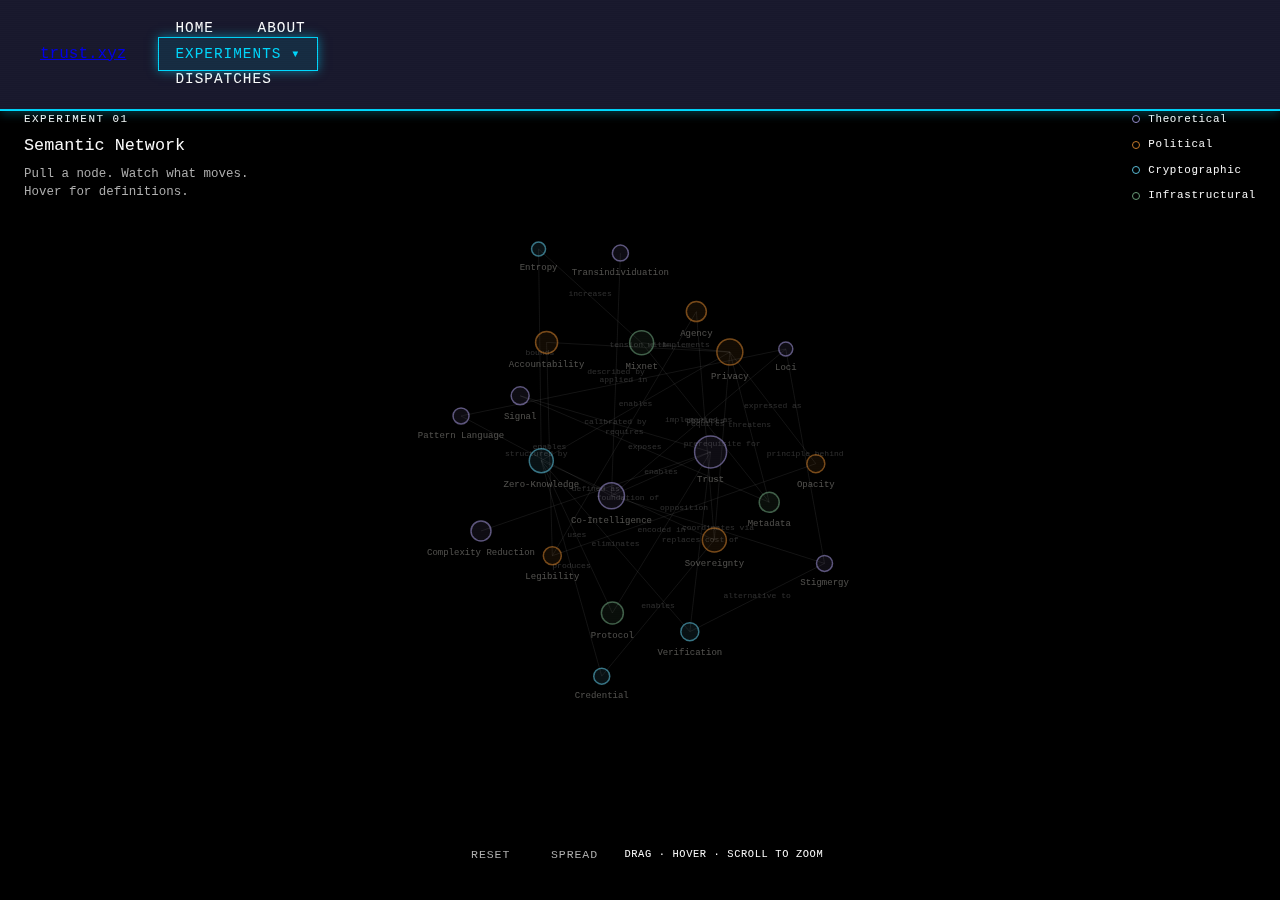
<file: experiments/semantic_network/trust-meaning-network.html>
<!DOCTYPE html>
<html><head><meta charset="UTF-8"><meta http-equiv="refresh" content="0;url=index.html"><title>Redirecting...</title></head>
<body><p><a href="index.html">Redirecting to the new semantic network →</a></p></body></html>
</file>
<file: style.css>
/* ================================
   RETRO MULTI-COLOR THEME
   ================================ */

:root {
    --bg-dark: #000000;
    --bg-medium: #1a1a2e;
    --purple-light: #b794f6;
    --purple-main: #9333ea;
    --purple-dark: #6b21a8;
    --accent-cyan: #00d9ff;
    --accent-pink: #ff006e;
    --accent-green: #00ff88;
    --accent-yellow: #ffea00;
    --text-main: #ffffff;
    --text-dim: #b0b0b0;
}

* {
    margin: 0;
    padding: 0;
    box-sizing: border-box;
}

body {
    font-family: 'Courier New', Courier, monospace;
    background-color: var(--bg-dark);
    color: var(--text-main);
    line-height: 1.6;
    min-height: 100vh;
    position: relative;
    overflow-x: hidden;
}

/* Scanline effect (optional retro touch) */
body::before {
    content: '';
    position: fixed;
    top: 0;
    left: 0;
    width: 100%;
    height: 100%;
    background: repeating-linear-gradient(
        0deg,
        rgba(0, 0, 0, 0.15),
        rgba(0, 0, 0, 0.15) 1px,
        transparent 1px,
        transparent 2px
    );
    pointer-events: none;
    z-index: 9998;
    opacity: 0.3;
}

/* ================================
   NAVIGATION
   ================================ */

nav {
    background-color: var(--bg-medium);
    border-bottom: 2px solid var(--purple-main);
    padding: 1rem;
    position: sticky;
    top: 0;
    z-index: 1000;
    box-shadow: 0 2px 10px rgba(147, 51, 234, 0.3);
}

.nav-container {
    max-width: 1200px;
    margin: 0 auto;
    display: flex;
    gap: 2rem;
    align-items: center;
}

.nav-link {
    color: var(--text-main);
    text-decoration: none;
    padding: 0.5rem 1rem;
    border: 1px solid transparent;
    transition: all 0.3s ease;
    font-size: 0.9rem;
    text-transform: uppercase;
    letter-spacing: 1px;
}

.nav-link:hover,
.nav-link.active {
    color: var(--purple-light);
    border: 1px solid var(--purple-main);
    background-color: rgba(147, 51, 234, 0.1);
    box-shadow: 0 0 10px rgba(147, 51, 234, 0.5);
}

/* Dropdown */
.dropdown {
    position: relative;
}

.dropdown-content {
    display: none;
    position: absolute;
    top: 100%;
    left: 0;
    background-color: var(--bg-medium);
    border: 1px solid var(--purple-main);
    min-width: 200px;
    box-shadow: 0 4px 15px rgba(147, 51, 234, 0.4);
    z-index: 1001;
}

.dropdown:hover .dropdown-content {
    display: block;
}

.dropdown-content a {
    display: block;
    padding: 0.75rem 1rem;
    color: var(--text-main);
    text-decoration: none;
    border-bottom: 1px solid var(--purple-dark);
    font-size: 0.85rem;
}

.dropdown-content a:last-child {
    border-bottom: none;
}

.dropdown-content a:hover {
    background-color: rgba(147, 51, 234, 0.2);
    color: var(--purple-light);
}

/* ================================
   MAIN CONTENT
   ================================ */

.container {
    max-width: 1200px;
    margin: 0 auto;
    padding: 2rem;
}

/* ASCII Art */
.ascii-art {
    color: var(--purple-light);
    font-size: 0.5rem;
    text-align: center;
    margin: 2rem 0;
    overflow-x: auto;
    text-shadow: 0 0 10px rgba(167, 139, 250, 0.7);
    animation: glow 2s ease-in-out infinite;
}

@keyframes glow {
    0%, 100% { text-shadow: 0 0 10px rgba(167, 139, 250, 0.5); }
    50% { text-shadow: 0 0 20px rgba(167, 139, 250, 0.9); }
}

/* Welcome Box */
.welcome-box {
    background: linear-gradient(135deg, var(--bg-medium), var(--bg-dark));
    border: 2px solid var(--purple-main);
    padding: 2rem;
    margin: 2rem 0;
    text-align: center;
    box-shadow: 0 0 20px rgba(147, 51, 234, 0.3);
}

.glitch {
    font-size: 2rem;
    color: var(--purple-light);
    margin-bottom: 0.5rem;
    text-transform: uppercase;
    letter-spacing: 2px;
}

.subtitle {
    color: var(--accent-cyan);
    font-size: 1.2rem;
    margin-bottom: 1rem;
    font-style: italic;
}

.description {
    color: var(--text-dim);
    max-width: 700px;
    margin: 1.5rem auto;
    line-height: 1.8;
}

.hint {
    color: var(--purple-light);
    font-size: 0.9rem;
    margin-top: 1.5rem;
    animation: pulse 2s ease-in-out infinite;
}

@keyframes pulse {
    0%, 100% { opacity: 0.6; }
    50% { opacity: 1; }
}

/* ================================
   QUICK LINKS
   ================================ */

.quick-links {
    margin: 3rem 0;
}

.quick-links h2 {
    color: var(--purple-light);
    text-align: center;
    margin-bottom: 2rem;
    text-transform: uppercase;
    letter-spacing: 2px;
    font-size: 1.5rem;
}

.link-grid {
    display: grid;
    grid-template-columns: repeat(auto-fit, minmax(250px, 1fr));
    gap: 1.5rem;
}

.quick-link-card {
    background-color: var(--bg-medium);
    border: 2px solid var(--purple-dark);
    padding: 2rem;
    text-align: center;
    text-decoration: none;
    color: var(--text-main);
    transition: all 0.3s ease;
    cursor: pointer;
}

.quick-link-card:hover {
    border-color: var(--purple-main);
    background-color: rgba(147, 51, 234, 0.1);
    transform: translateY(-5px);
    box-shadow: 0 5px 20px rgba(147, 51, 234, 0.4);
}

.quick-link-card .icon {
    font-size: 2.5rem;
    display: block;
    margin-bottom: 1rem;
    filter: grayscale(30%);
}

.quick-link-card h3 {
    color: var(--purple-light);
    margin-bottom: 0.5rem;
    font-size: 1.1rem;
}

.quick-link-card p {
    color: var(--text-dim);
    font-size: 0.9rem;
}

/* ================================
   ANIMATION STATUS
   ================================ */

.animation-status {
    position: fixed;
    bottom: 20px;
    right: 20px;
    background-color: var(--bg-medium);
    border: 1px solid var(--purple-main);
    padding: 0.5rem 1rem;
    font-size: 0.8rem;
    color: var(--text-dim);
    border-radius: 4px;
    z-index: 1001;
}

#pixel-count {
    color: var(--purple-light);
    font-weight: bold;
}

/* ================================
   FOOTER
   ================================ */

footer {
    background-color: var(--bg-medium);
    border-top: 2px solid var(--purple-main);
    padding: 2rem;
    text-align: center;
    margin-top: 4rem;
    color: var(--text-dim);
    font-size: 0.85rem;
}

.footer-note {
    margin-top: 0.5rem;
    font-size: 0.75rem;
    color: var(--accent-cyan);
}

/* ================================
   PIXEL CANVAS (for animations)
   ================================ */

#pixelCanvas {
    position: fixed;
    top: 0;
    left: 0;
    width: 100%;
    height: 100%;
    pointer-events: none;
    z-index: 9999;
}

/* ================================
   CONTENT PAGES STYLES
   ================================ */

.content-box {
    background-color: var(--bg-medium);
    border: 2px solid var(--purple-main);
    padding: 2rem;
    margin: 2rem 0;
    box-shadow: 0 0 15px rgba(147, 51, 234, 0.2);
}

.content-box h1 {
    color: var(--purple-light);
    margin-bottom: 1.5rem;
    text-transform: uppercase;
    letter-spacing: 2px;
}

.content-box h2 {
    color: var(--accent-cyan);
    margin-top: 2rem;
    margin-bottom: 1rem;
}

.content-box p {
    color: var(--text-dim);
    margin-bottom: 1rem;
    line-height: 1.8;
}

.content-box ul {
    color: var(--text-dim);
    margin-left: 2rem;
    margin-bottom: 1rem;
}

.content-box a {
    color: var(--purple-light);
    text-decoration: none;
    border-bottom: 1px dotted var(--purple-light);
}

.content-box a:hover {
    color: var(--accent-cyan);
    border-bottom: 1px solid var(--accent-cyan);
}

/* Form Styles for Contact Page */
.form-group {
    margin-bottom: 1.5rem;
}

.form-group label {
    display: block;
    color: var(--purple-light);
    margin-bottom: 0.5rem;
    text-transform: uppercase;
    font-size: 0.9rem;
    letter-spacing: 1px;
}

.form-group input,
.form-group textarea {
    width: 100%;
    padding: 0.75rem;
    background-color: var(--bg-dark);
    border: 1px solid var(--purple-dark);
    color: var(--text-main);
    font-family: 'Courier New', Courier, monospace;
    font-size: 0.9rem;
}

.form-group input:focus,
.form-group textarea:focus {
    outline: none;
    border-color: var(--purple-main);
    box-shadow: 0 0 10px rgba(147, 51, 234, 0.3);
}

.form-group textarea {
    resize: vertical;
    min-height: 150px;
}

.btn {
    background-color: var(--purple-main);
    color: var(--text-main);
    padding: 0.75rem 2rem;
    border: none;
    cursor: pointer;
    font-family: 'Courier New', Courier, monospace;
    text-transform: uppercase;
    letter-spacing: 1px;
    font-size: 0.9rem;
    transition: all 0.3s ease;
}

.btn:hover {
    background-color: var(--purple-light);
    box-shadow: 0 0 15px rgba(147, 51, 234, 0.6);
    transform: translateY(-2px);
}

/* Responsive */
@media (max-width: 768px) {
    .nav-container {
        flex-direction: column;
        gap: 0.5rem;
    }
    
    .ascii-art {
        font-size: 0.35rem;
    }
    
    .glitch {
        font-size: 1.5rem;
    }
    
    .link-grid {
        grid-template-columns: 1fr;
    }
}

/* ================================
   NYAN CAT WITH MATRIX TRAIL
   ================================ */

.nyan-cat {
    position: fixed;
    width: 60px;
    height: 40px;
    top: 20%;
    left: -100px;
    z-index: 100;
    animation: nyanFly 60s linear infinite;
    pointer-events: auto;
    cursor: pointer;
    transition: transform 0.3s ease;
}

@keyframes nyanFly {
    0% {
        left: -100px;
        top: 20%;
    }
    25% {
        top: 40%;
    }
    50% {
        top: 60%;
    }
    75% {
        top: 30%;
    }
    100% {
        left: 110%;
        top: 20%;
    }
}

@keyframes nyanFlyReverse {
    0% {
        left: 110%;
        top: 20%;
    }
    25% {
        top: 30%;
    }
    50% {
        top: 60%;
    }
    75% {
        top: 40%;
    }
    100% {
        left: -100px;
        top: 20%;
    }
}

/* Heart and Poop falling animation */
.special-emoji {
    position: fixed;
    font-size: 24px;
    z-index: 9999;
    animation: emojiDrop 2s ease-out forwards;
    pointer-events: none;
}

@keyframes emojiDrop {
    0% {
        transform: translateY(0) rotate(0deg);
        opacity: 1;
    }
    100% {
        transform: translateY(300px) rotate(360deg);
        opacity: 0;
    }
}

/* Nyan Cat Body */
.nyan-body {
    position: absolute;
    width: 100%;
    height: 100%;
    background: 
        /* Face */
        linear-gradient(to right, 
            transparent 20%, #444 20% 25%, transparent 25% 30%,
            #444 30% 35%, transparent 35% 75%,
            #ffc0cb 75% 80%, transparent 80%
        ),
        /* Body */
        linear-gradient(to bottom,
            transparent 30%, #ffc0cb 30% 70%, transparent 70%
        );
    background-size: 100% 15%, 100% 100%;
    background-repeat: no-repeat;
    background-position: 0 40%, 0 0;
    image-rendering: pixelated;
}

/* Rainbow Trail */
.nyan-trail {
    position: absolute;
    right: 60px;
    top: 50%;
    transform: translateY(-50%);
    width: 200px;
    height: 30px;
    background: repeating-linear-gradient(
        to right,
        #ff0000 0px, #ff0000 10px,
        #ff7f00 10px, #ff7f00 20px,
        #ffff00 20px, #ffff00 30px,
        #00ff00 30px, #00ff00 40px,
        #0000ff 40px, #0000ff 50px,
        #8b00ff 50px, #8b00ff 60px
    );
    opacity: 0.6;
    animation: trailShimmer 0.5s linear infinite;
}

@keyframes trailShimmer {
    0% { opacity: 0.6; }
    50% { opacity: 0.8; }
    100% { opacity: 0.6; }
}

/* Matrix Code Trail */
.matrix-trail {
    position: fixed;
    top: 0;
    left: 0;
    width: 100%;
    height: 100%;
    pointer-events: none;
    z-index: 9996;
}

.matrix-char {
    position: absolute;
    color: var(--accent-green);
    font-family: 'Courier New', monospace;
    font-size: 12px;
    animation: matrixFall linear;
    text-shadow: 0 0 5px var(--accent-green);
    opacity: 0;
}

@keyframes matrixFall {
    0% {
        transform: translateY(-20px);
        opacity: 1;
    }
    100% {
        transform: translateY(100px);
        opacity: 0;
    }
}

/* Add some color variation to different elements */
nav {
    border-bottom: 2px solid var(--accent-cyan);
    box-shadow: 0 2px 10px rgba(0, 217, 255, 0.3);
}

.nav-link:hover,
.nav-link.active {
    color: var(--accent-cyan);
    border: 1px solid var(--accent-cyan);
    background-color: rgba(0, 217, 255, 0.1);
    box-shadow: 0 0 10px rgba(0, 217, 255, 0.5);
}

.welcome-box {
    border: 2px solid var(--purple-main);
    box-shadow: 0 0 20px rgba(147, 51, 234, 0.3);
}

.quick-link-card:hover {
    border-color: var(--accent-cyan);
    background-color: rgba(0, 217, 255, 0.05);
    box-shadow: 0 5px 20px rgba(0, 217, 255, 0.4);
}

.ascii-art {
    background: linear-gradient(
        90deg,
        var(--purple-light) 0%,
        var(--accent-cyan) 25%,
        var(--accent-pink) 50%,
        var(--accent-cyan) 75%,
        var(--purple-light) 100%
    );
    background-size: 200% auto;
    -webkit-background-clip: text;
    -webkit-text-fill-color: transparent;
    background-clip: text;
    animation: rainbowShift 3s linear infinite;
}

@keyframes rainbowShift {
    0% { background-position: 0% center; }
    100% { background-position: 200% center; }
}
</file>
<file: experiments/game theology/styles.css>
/* COSMOLOGY & COOPERATION GAME - MINIMAL STYLES */

:root {
  --color-bg: #1a1a2e;
  --color-surface: #16213e;
  --color-primary: #0f3460;
  --color-accent: #e94560;
  --color-cooperate: #4ecca3;
  --color-defect: #ff6b6b;
  --color-text: #eee;
  --color-text-dim: #aaa;
  --spacing: 1.5rem;
  --radius: 8px;
  --shadow: 0 4px 6px rgba(0, 0, 0, 0.3);
}

* {
  box-sizing: border-box;
  margin: 0;
  padding: 0;
}

body {
  font-family: -apple-system, BlinkMacSystemFont, 'Segoe UI', Roboto, Oxygen, Ubuntu, Cantarell, sans-serif;
  background: var(--color-bg);
  color: var(--color-text);
  line-height: 1.6;
  padding: 2rem;
}

.container {
  max-width: 800px;
  margin: 0 auto;
}

/* Header */
header {
  text-align: center;
  margin-bottom: 3rem;
}

h1 {
  font-size: 2rem;
  margin-bottom: 0.5rem;
  color: var(--color-accent);
}

.subtitle {
  color: var(--color-text-dim);
  font-size: 1.1rem;
}

/* Phases */
.phase {
  display: none;
}

.phase.active {
  display: block;
  animation: fadeIn 0.5s ease;
}

@keyframes fadeIn {
  from { opacity: 0; transform: translateY(10px); }
  to { opacity: 1; transform: translateY(0); }
}

/* Questionnaire */
.question-card {
  background: var(--color-surface);
  border-radius: var(--radius);
  padding: var(--spacing);
  margin-bottom: var(--spacing);
  box-shadow: var(--shadow);
}

.question-section {
  font-size: 0.9rem;
  color: var(--color-accent);
  text-transform: uppercase;
  letter-spacing: 0.05em;
  margin-bottom: 0.5rem;
}

.question-text {
  font-size: 1.3rem;
  margin-bottom: 1.5rem;
  font-weight: 500;
}

.options {
  display: flex;
  flex-direction: column;
  gap: 0.75rem;
}

.option-btn {
  background: var(--color-primary);
  border: 2px solid transparent;
  color: var(--color-text);
  padding: 1rem;
  border-radius: var(--radius);
  cursor: pointer;
  font-size: 1rem;
  text-align: left;
  transition: all 0.2s;
}

.option-btn:hover {
  background: var(--color-accent);
  transform: translateX(5px);
}

.option-btn:active {
  transform: scale(0.98);
}

.option-btn.selected {
  border-color: var(--color-cooperate);
  background: var(--color-primary);
}

/* Progress Bar */
.progress-bar {
  width: 100%;
  height: 6px;
  background: var(--color-primary);
  border-radius: 3px;
  margin-bottom: 2rem;
  overflow: hidden;
}

.progress-fill {
  height: 100%;
  background: var(--color-cooperate);
  transition: width 0.3s ease;
}

/* Game Interface */
.game-card {
  background: var(--color-surface);
  border-radius: var(--radius);
  padding: var(--spacing);
  margin-bottom: var(--spacing);
  box-shadow: var(--shadow);
}

.score-display {
  display: flex;
  justify-content: space-around;
  margin-bottom: 2rem;
  padding: 1rem;
  background: var(--color-primary);
  border-radius: var(--radius);
}

.score-item {
  text-align: center;
}

.score-label {
  font-size: 0.9rem;
  color: var(--color-text-dim);
  margin-bottom: 0.25rem;
}

.score-value {
  font-size: 2rem;
  font-weight: bold;
  color: var(--color-cooperate);
}

.round-info {
  text-align: center;
  margin-bottom: 1.5rem;
  padding: 1rem;
  background: var(--color-primary);
  border-radius: var(--radius);
}

.round-number {
  font-size: 1.2rem;
  color: var(--color-text-dim);
}

.scenario-name {
  font-size: 0.9rem;
  color: var(--color-accent);
  text-transform: uppercase;
  letter-spacing: 0.05em;
}

.announcement {
  background: var(--color-accent);
  color: white;
  padding: 1rem;
  border-radius: var(--radius);
  margin-bottom: 1.5rem;
  text-align: center;
  font-weight: bold;
  animation: pulse 1s ease infinite;
}

@keyframes pulse {
  0%, 100% { opacity: 1; }
  50% { opacity: 0.8; }
}

.partner-info {
  text-align: center;
  margin-bottom: 1.5rem;
  color: var(--color-text-dim);
}

.partner-label {
  font-size: 1.1rem;
  color: var(--color-cooperate);
}

.choice-buttons {
  display: grid;
  grid-template-columns: 1fr 1fr;
  gap: 1rem;
  margin-bottom: 1.5rem;
}

.choice-btn {
  padding: 1.5rem;
  font-size: 1.1rem;
  border: none;
  border-radius: var(--radius);
  cursor: pointer;
  font-weight: bold;
  transition: all 0.2s;
  box-shadow: var(--shadow);
}

.choice-btn.cooperate {
  background: var(--color-cooperate);
  color: white;
}

.choice-btn.cooperate:hover {
  background: #3db88e;
  transform: translateY(-3px);
  box-shadow: 0 6px 12px rgba(78, 204, 163, 0.4);
}

.choice-btn.defect {
  background: var(--color-defect);
  color: white;
}

.choice-btn.defect:hover {
  background: #ff5252;
  transform: translateY(-3px);
  box-shadow: 0 6px 12px rgba(255, 107, 107, 0.4);
}

.outcome-display {
  background: var(--color-primary);
  padding: 1rem;
  border-radius: var(--radius);
  margin-bottom: 1rem;
  text-align: center;
}

.outcome-text {
  font-size: 1.1rem;
  margin-bottom: 0.5rem;
}

.outcome-points {
  font-size: 1.5rem;
  font-weight: bold;
}

.outcome-points.gained {
  color: var(--color-cooperate);
}

.outcome-points.lost {
  color: var(--color-defect);
}

/* Report */
.report-section {
  background: var(--color-surface);
  border-radius: var(--radius);
  padding: var(--spacing);
  margin-bottom: var(--spacing);
  box-shadow: var(--shadow);
}

.report-section h2 {
  color: var(--color-accent);
  margin-bottom: 1rem;
  font-size: 1.5rem;
}

.report-section h3 {
  color: var(--color-cooperate);
  margin-bottom: 0.75rem;
  font-size: 1.2rem;
}

.stats-grid {
  display: grid;
  grid-template-columns: repeat(auto-fit, minmax(200px, 1fr));
  gap: 1rem;
  margin-bottom: 1rem;
}

.stat-item {
  background: var(--color-primary);
  padding: 1rem;
  border-radius: var(--radius);
  text-align: center;
}

.stat-label {
  font-size: 0.9rem;
  color: var(--color-text-dim);
  margin-bottom: 0.5rem;
}

.stat-value {
  font-size: 1.8rem;
  font-weight: bold;
  color: var(--color-cooperate);
}

.bias-card {
  background: var(--color-primary);
  padding: 1rem;
  border-radius: var(--radius);
  margin-bottom: 1rem;
  border-left: 4px solid var(--color-accent);
}

.bias-header {
  display: flex;
  justify-content: space-between;
  align-items: center;
  margin-bottom: 0.75rem;
}

.bias-name {
  font-size: 1.1rem;
  font-weight: bold;
  color: var(--color-cooperate);
}

.bias-severity {
  padding: 0.25rem 0.75rem;
  border-radius: 12px;
  font-size: 0.8rem;
  text-transform: uppercase;
}

.bias-severity.high {
  background: var(--color-defect);
  color: white;
}

.bias-severity.medium {
  background: #ffa502;
  color: white;
}

.bias-severity.low {
  background: var(--color-cooperate);
  color: white;
}

.bias-description {
  color: var(--color-text-dim);
  margin-bottom: 0.75rem;
}

.bias-details {
  font-size: 0.95rem;
}

.bias-details p {
  margin-bottom: 0.5rem;
}

.bias-details strong {
  color: var(--color-cooperate);
}

.bias-details ul {
  margin-left: 1.5rem;
  margin-top: 0.5rem;
  color: var(--color-text-dim);
}

.cosmology-match {
  background: var(--color-primary);
  padding: 1rem;
  border-radius: var(--radius);
  margin-bottom: 1rem;
}

.cosmology-header {
  display: flex;
  justify-content: space-between;
  align-items: center;
  margin-bottom: 0.5rem;
}

.cosmology-name {
  font-size: 1.1rem;
  font-weight: bold;
  color: var(--color-cooperate);
}

.cosmology-score {
  font-size: 1.2rem;
  font-weight: bold;
  color: var(--color-accent);
}

.cosmology-description {
  color: var(--color-text-dim);
  font-size: 0.95rem;
  margin-bottom: 0.5rem;
}

.cosmology-behavior {
  font-size: 0.9rem;
  color: var(--color-text-dim);
}

/* Buttons */
.btn {
  background: var(--color-accent);
  color: white;
  border: none;
  padding: 1rem 2rem;
  border-radius: var(--radius);
  cursor: pointer;
  font-size: 1rem;
  font-weight: bold;
  transition: all 0.2s;
  box-shadow: var(--shadow);
}

.btn:hover {
  background: #d63851;
  transform: translateY(-2px);
  box-shadow: 0 6px 12px rgba(233, 69, 96, 0.4);
}

.btn:active {
  transform: translateY(0);
}

.btn-secondary {
  background: var(--color-primary);
}

.btn-secondary:hover {
  background: var(--color-surface);
}

/* Utility */
.text-center {
  text-align: center;
}

.mb-1 { margin-bottom: 1rem; }
.mb-2 { margin-bottom: 2rem; }
.mt-1 { margin-top: 1rem; }
.mt-2 { margin-top: 2rem; }

/* Responsive */
@media (max-width: 600px) {
  body {
    padding: 1rem;
  }
  
  h1 {
    font-size: 1.5rem;
  }
  
  .choice-buttons {
    grid-template-columns: 1fr;
  }
  
  .stats-grid {
    grid-template-columns: 1fr;
  }
}
</file>
